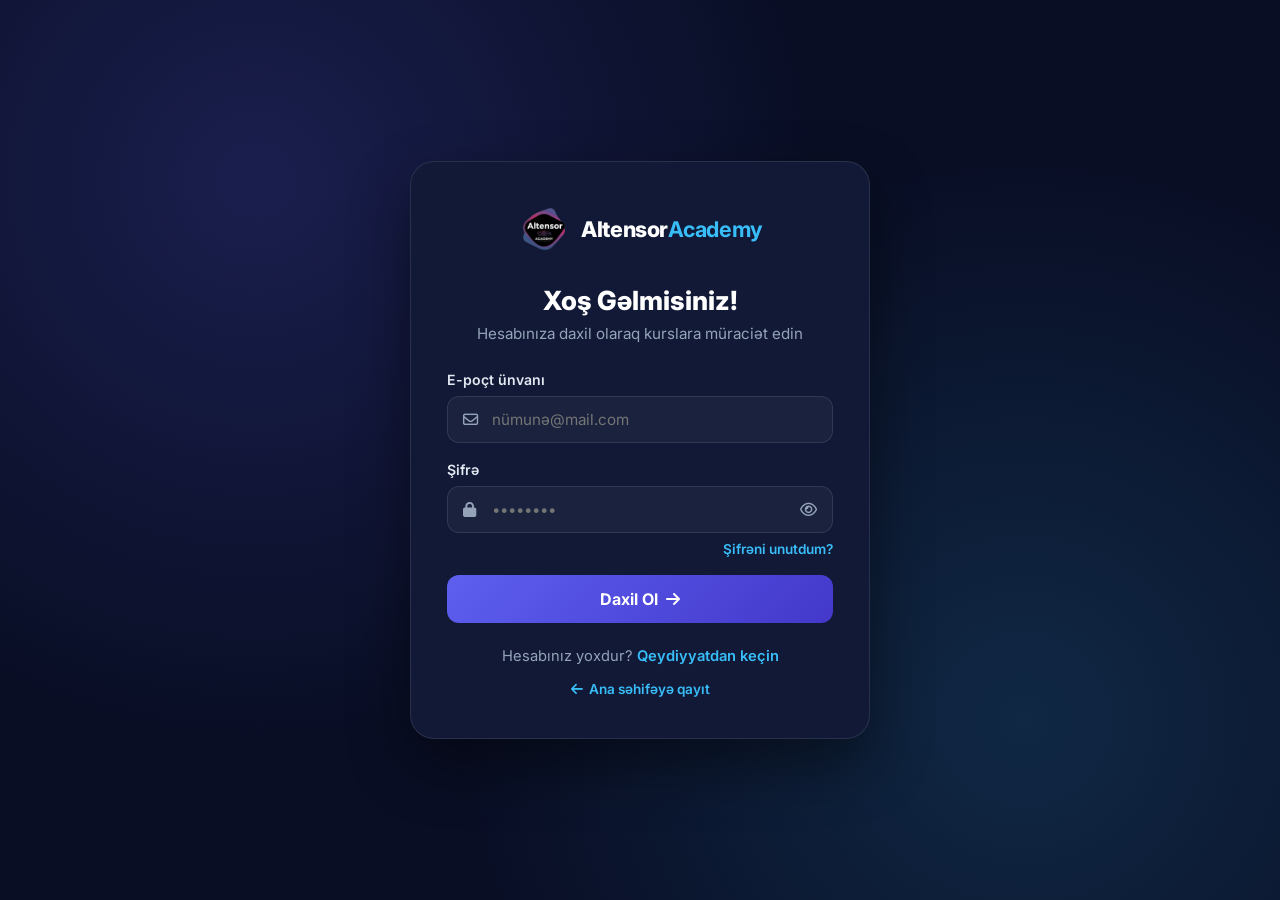
<file: admin.html>
<!DOCTYPE html>
<html lang="az">
<head>
    <meta charset="UTF-8">
    <meta name="viewport" content="width=device-width, initial-scale=1.0">
    <title>Admin Panel | Altensor Academy</title>
    <link rel="preconnect" href="https://fonts.googleapis.com">
    <link rel="preconnect" href="https://fonts.gstatic.com" crossorigin>
    <link href="https://fonts.googleapis.com/css2?family=Inter:wght@400;500;600;700;800&display=swap" rel="stylesheet">
    <link rel="stylesheet" href="https://cdnjs.cloudflare.com/ajax/libs/font-awesome/6.5.1/css/all.min.css">
    <style>
        :root {
            --bg-dark: #090E25;
            --sidebar-bg: #0D1433;
            --card-bg: #111936;
            --card-hover: #172145;
            --primary: #5D5FEF;
            --primary-hover: #4B4DDB;
            --accent: #38BDF8;
            --text-white: #FFFFFF;
            --text-muted: #94A3B8;
            --border-color: rgba(255, 255, 255, 0.09);
            --success: #10B981;
            --warning: #F59E0B;
            --danger: #EF4444;
        }

        * {
            margin: 0;
            padding: 0;
            box-sizing: border-box;
            font-family: 'Inter', sans-serif;
        }

        body {
            background: var(--bg-dark);
            color: var(--text-white);
            min-height: 100vh;
            display: flex;
        }

        /* Sidebar */
        .sidebar {
            width: 270px;
            background: var(--sidebar-bg);
            border-right: 1px solid var(--border-color);
            display: flex;
            flex-direction: column;
            padding: 24px 18px;
            position: fixed;
            top: 0;
            bottom: 0;
            left: 0;
            z-index: 100;
        }

        .sidebar-brand {
            display: flex;
            align-items: center;
            gap: 10px;
            text-decoration: none;
            color: var(--text-white);
            padding: 6px 10px 24px;
            border-bottom: 1px solid var(--border-color);
            margin-bottom: 20px;
        }

        .sidebar-brand img {
            height: 44px;
            width: auto;
            object-fit: contain;
        }

        .sidebar-brand span {
            font-size: 1.2rem;
            font-weight: 800;
        }

        .sidebar-brand span strong {
            color: var(--accent);
        }

        .nav-menu {
            list-style: none;
            display: flex;
            flex-direction: column;
            gap: 8px;
            flex: 1;
        }

        .nav-btn {
            width: 100%;
            display: flex;
            align-items: center;
            gap: 12px;
            padding: 13px 16px;
            border-radius: 12px;
            border: none;
            background: transparent;
            color: var(--text-muted);
            font-size: 0.94rem;
            font-weight: 600;
            cursor: pointer;
            text-align: left;
            transition: all 0.2s ease;
        }

        .nav-btn i {
            width: 20px;
            text-align: center;
            font-size: 1rem;
        }

        .nav-btn:hover {
            background: rgba(255, 255, 255, 0.05);
            color: var(--text-white);
        }

        .nav-btn.active {
            background: linear-gradient(135deg, var(--primary), #4338CA);
            color: var(--text-white);
            box-shadow: 0 8px 20px rgba(93, 95, 239, 0.35);
        }

        .sidebar-footer {
            border-top: 1px solid var(--border-color);
            padding-top: 16px;
            display: flex;
            flex-direction: column;
            gap: 8px;
        }

        .btn-logout {
            color: #FCA5A5 !important;
        }

        .btn-logout:hover {
            background: rgba(239, 68, 68, 0.15) !important;
        }

        /* Main Content */
        .main-content {
            flex: 1;
            margin-left: 270px;
            padding: 32px 36px;
        }

        .topbar {
            display: flex;
            align-items: center;
            justify-content: space-between;
            margin-bottom: 28px;
        }

        .topbar-title h1 {
            font-size: 1.65rem;
            font-weight: 800;
        }

        .topbar-title p {
            color: var(--text-muted);
            font-size: 0.9rem;
            margin-top: 4px;
        }

        .admin-profile {
            display: flex;
            align-items: center;
            gap: 12px;
            background: var(--card-bg);
            border: 1px solid var(--border-color);
            padding: 10px 18px;
            border-radius: 50px;
        }

        .admin-profile i {
            color: var(--accent);
        }

        /* 4 Dashboard Stat Boxes */
        .stats-grid {
            display: grid;
            grid-template-columns: repeat(4, 1fr);
            gap: 20px;
            margin-bottom: 32px;
        }

        .stat-card {
            background: var(--card-bg);
            border: 1px solid var(--border-color);
            border-radius: 18px;
            padding: 22px 24px;
            display: flex;
            align-items: center;
            justify-content: space-between;
            transition: transform 0.2s ease;
        }

        .stat-card:hover {
            transform: translateY(-3px);
            border-color: rgba(93, 95, 239, 0.4);
        }

        .stat-info span {
            display: block;
            color: var(--text-muted);
            font-size: 0.86rem;
            font-weight: 600;
            margin-bottom: 8px;
        }

        .stat-info h2 {
            font-size: 2rem;
            font-weight: 800;
        }

        .stat-icon {
            width: 52px;
            height: 52px;
            border-radius: 14px;
            display: flex;
            align-items: center;
            justify-content: center;
            font-size: 1.35rem;
        }

        .icon-indigo { background: rgba(93, 95, 239, 0.18); color: #818CF8; }
        .icon-yellow { background: rgba(245, 158, 11, 0.18); color: #FBBF24; }
        .icon-green  { background: rgba(16, 185, 129, 0.18); color: #34D399; }
        .icon-sky    { background: rgba(56, 189, 248, 0.18); color: #38BDF8; }

        /* Panels / Tabs */
        .tab-panel {
            display: none;
        }

        .tab-panel.active {
            display: block;
        }

        .panel-card {
            background: var(--card-bg);
            border: 1px solid var(--border-color);
            border-radius: 20px;
            padding: 26px;
        }

        .panel-header {
            display: flex;
            align-items: center;
            justify-content: space-between;
            gap: 16px;
            margin-bottom: 22px;
            flex-wrap: wrap;
        }

        .panel-header h3 {
            font-size: 1.25rem;
            font-weight: 700;
        }

        .panel-tools {
            display: flex;
            align-items: center;
            gap: 10px;
            flex-wrap: wrap;
        }

        .admin-search-wrap {
            position: relative;
            display: flex;
            align-items: center;
        }

        .admin-search-wrap i {
            position: absolute;
            left: 12px;
            color: var(--text-muted);
            font-size: 0.85rem;
            pointer-events: none;
        }

        .admin-search-input {
            background: rgba(15, 23, 42, 0.7);
            color: var(--text-white);
            border: 1px solid var(--border-color);
            border-radius: 10px;
            padding: 8px 12px 8px 34px;
            font-size: 0.88rem;
            font-family: inherit;
            min-width: 220px;
            outline: none;
            transition: border-color 0.2s;
        }

        .admin-search-input:focus {
            border-color: var(--primary);
        }

        .admin-search-input::placeholder {
            color: var(--text-muted);
        }

        .btn-primary {
            background: linear-gradient(135deg, var(--primary), #4338CA);
            color: var(--text-white);
            border: none;
            padding: 11px 20px;
            border-radius: 12px;
            font-size: 0.9rem;
            font-weight: 700;
            cursor: pointer;
            display: inline-flex;
            align-items: center;
            gap: 8px;
            transition: all 0.2s;
        }

        .btn-primary:hover {
            transform: translateY(-2px);
            box-shadow: 0 8px 20px rgba(93, 95, 239, 0.35);
        }

        /* Tables */
        .table-responsive {
            overflow-x: auto;
        }

        table {
            width: 100%;
            border-collapse: collapse;
        }

        th, td {
            padding: 14px 16px;
            text-align: left;
            border-bottom: 1px solid var(--border-color);
            font-size: 0.92rem;
        }

        th {
            color: var(--text-muted);
            font-weight: 700;
            font-size: 0.82rem;
            text-transform: uppercase;
            letter-spacing: 0.04em;
        }

        tbody tr:hover {
            background: rgba(255, 255, 255, 0.02);
        }

        /* Badges */
        .badge {
            display: inline-flex;
            align-items: center;
            gap: 6px;
            padding: 6px 12px;
            border-radius: 50px;
            font-size: 0.8rem;
            font-weight: 700;
        }

        .badge-pending {
            background: rgba(245, 158, 11, 0.16);
            color: #FBBF24;
            border: 1px solid rgba(245, 158, 11, 0.35);
        }

        .badge-approved {
            background: rgba(16, 185, 129, 0.16);
            color: #34D399;
            border: 1px solid rgba(16, 185, 129, 0.35);
        }

        .badge-cancelled {
            background: rgba(239, 68, 68, 0.16);
            color: #F87171;
            border: 1px solid rgba(239, 68, 68, 0.35);
        }

        /* Action controls */
        .status-select {
            background: #0D1433;
            color: var(--text-white);
            border: 1px solid var(--border-color);
            padding: 7px 10px;
            border-radius: 8px;
            font-size: 0.85rem;
            outline: none;
            cursor: pointer;
        }

        .btn-sm {
            padding: 7px 12px;
            border-radius: 8px;
            border: 1px solid var(--border-color);
            background: rgba(255, 255, 255, 0.05);
            color: var(--text-white);
            font-size: 0.82rem;
            font-weight: 600;
            cursor: pointer;
            transition: all 0.2s;
            margin-right: 4px;
        }

        .btn-sm:hover {
            background: rgba(255, 255, 255, 0.12);
        }

        .btn-danger {
            background: rgba(239, 68, 68, 0.15);
            border-color: rgba(239, 68, 68, 0.35);
            color: #FCA5A5;
        }

        .btn-danger:hover {
            background: rgba(239, 68, 68, 0.3);
        }

        .course-thumb {
            width: 52px;
            height: 38px;
            border-radius: 8px;
            object-fit: cover;
            border: 1px solid var(--border-color);
        }

        .teacher-thumb {
            width: 44px;
            height: 44px;
            border-radius: 50%;
            object-fit: cover;
            border: 2px solid var(--primary);
        }

        /* Modal */
        .modal-overlay {
            position: fixed;
            inset: 0;
            background: rgba(5, 8, 22, 0.78);
            backdrop-filter: blur(6px);
            display: none;
            align-items: center;
            justify-content: center;
            z-index: 999;
            padding: 20px;
        }

        .modal-overlay.open {
            display: flex;
        }

        .modal-box {
            width: 100%;
            max-width: 540px;
            background: var(--card-bg);
            border: 1px solid var(--border-color);
            border-radius: 20px;
            padding: 28px;
            max-height: 90vh;
            overflow-y: auto;
        }

        .modal-header {
            display: flex;
            align-items: center;
            justify-content: space-between;
            margin-bottom: 20px;
        }

        .modal-header h3 {
            font-size: 1.25rem;
            font-weight: 800;
        }

        .modal-close {
            background: none;
            border: none;
            color: var(--text-muted);
            font-size: 1.25rem;
            cursor: pointer;
        }

        .form-group {
            margin-bottom: 16px;
        }

        .form-group label {
            display: block;
            font-size: 0.86rem;
            font-weight: 600;
            color: #E2E8F0;
            margin-bottom: 7px;
        }

        .form-control {
            width: 100%;
            padding: 11px 14px;
            background: rgba(255, 255, 255, 0.04);
            border: 1px solid var(--border-color);
            border-radius: 10px;
            color: var(--text-white);
            font-size: 0.92rem;
            outline: none;
        }

        .form-control:focus {
            border-color: var(--primary);
        }

        textarea.form-control {
            min-height: 90px;
            resize: vertical;
        }

        select.form-control,
        select.status-select {
            color-scheme: dark;
        }

        select.form-control option,
        select.status-select option {
            background: #111936;
            color: #FFFFFF;
        }

        .toast {
            position: fixed;
            bottom: 24px;
            right: 24px;
            background: #1E293B;
            border-left: 4px solid var(--primary);
            color: #fff;
            padding: 14px 20px;
            border-radius: 12px;
            box-shadow: 0 15px 35px rgba(0,0,0,0.45);
            display: none;
            z-index: 2000;
            font-size: 0.92rem;
            font-weight: 600;
        }

        @media (max-width: 1100px) {
            .stats-grid {
                grid-template-columns: repeat(2, 1fr);
            }
        }

        @media (max-width: 768px) {
            .sidebar {
                position: static;
                width: 100%;
            }
            body {
                flex-direction: column;
            }
            .main-content {
                margin-left: 0;
                padding: 20px;
            }
            .stats-grid {
                grid-template-columns: 1fr;
            }
        }
    </style>
</head>
<body>

    <!-- Sidebar -->
    <aside class="sidebar">
        <a href="index.html" class="sidebar-brand">
            <img src="assets/images/logo.png" alt="Altensor Academy">
            <span>Altensor<strong>Admin</strong></span>
        </a>

        <ul class="nav-menu">
            <li>
                <button class="nav-btn active" onclick="switchTab('applications', this)">
                    <i class="fa-solid fa-envelope-open-text"></i>
                    <span>Gələn Müraciətlər</span>
                </button>
            </li>
            <li>
                <button class="nav-btn" onclick="switchTab('courses', this)">
                    <i class="fa-solid fa-graduation-cap"></i>
                    <span>Kursları İdarə Et</span>
                </button>
            </li>
            <li>
                <button class="nav-btn" onclick="switchTab('teachers', this)">
                    <i class="fa-solid fa-chalkboard-user"></i>
                    <span>Müəllimləri İdarə Et</span>
                </button>
            </li>
            <li>
                <button class="nav-btn" onclick="switchTab('specialties', this)">
                    <i class="fa-solid fa-tags"></i>
                    <span>İxtisas Sahələri</span>
                </button>
            </li>
            <li>
                <button class="nav-btn" onclick="switchTab('users', this)">
                    <i class="fa-solid fa-users"></i>
                    <span>İstifadəçilər</span>
                </button>
            </li>
            <li>
                <button class="nav-btn" onclick="switchTab('traffic', this)">
                    <i class="fa-solid fa-chart-line"></i>
                    <span>Trafik / Statistika</span>
                </button>
            </li>
        </ul>

        <div class="sidebar-footer">
            <a href="index.html" class="nav-btn" style="text-decoration:none;">
                <i class="fa-solid fa-globe"></i>
                <span>Sayta Bax</span>
            </a>
            <button class="nav-btn btn-logout" onclick="logoutUser()">
                <i class="fa-solid fa-right-from-bracket"></i>
                <span>Çıxış Et</span>
            </button>
        </div>
    </aside>

    <!-- Main Content -->
    <main class="main-content">
        <div class="topbar">
            <div class="topbar-title">
                <h1>İdarəetmə Paneli</h1>
                <p>Altensor Academy müraciətlər, kurslar, müəllimlər və istifadəçilər sistemi</p>
            </div>
            <div class="admin-profile">
                <i class="fa-solid fa-user-shield"></i>
                <span id="adminNameDisplay">Admin</span>
            </div>
        </div>

        <!-- 4 Real Stat Boxes -->
        <div class="stats-grid">
            <div class="stat-card">
                <div class="stat-info">
                    <span>Cəmi Müraciət Sayı</span>
                    <h2 id="statTotalApps">0</h2>
                </div>
                <div class="stat-icon icon-indigo">
                    <i class="fa-solid fa-file-signature"></i>
                </div>
            </div>

            <div class="stat-card">
                <div class="stat-info">
                    <span>Yeni (Gözləmədə) Müraciətlər</span>
                    <h2 id="statPendingApps">0</h2>
                </div>
                <div class="stat-icon icon-yellow">
                    <i class="fa-solid fa-clock"></i>
                </div>
            </div>

            <div class="stat-card">
                <div class="stat-info">
                    <span>Qeydiyyatlı İstifadəçilər</span>
                    <h2 id="statTotalUsers">0</h2>
                </div>
                <div class="stat-icon icon-green">
                    <i class="fa-solid fa-user-check"></i>
                </div>
            </div>

            <div class="stat-card">
                <div class="stat-info">
                    <span>Aktiv Kurslar</span>
                    <h2 id="statActiveCourses">0</h2>
                </div>
                <div class="stat-icon icon-sky">
                    <i class="fa-solid fa-book-open"></i>
                </div>
            </div>
        </div>

        <!-- 1. TAB: Dərslərə Gələn Müraciətlər -->
        <section id="tab-applications" class="tab-panel active">
            <div class="panel-card">
                <div class="panel-header">
                    <h3>Dərslərə Gələn Müraciətlər</h3>
                    <div class="panel-tools">
                        <div class="admin-search-wrap">
                            <i class="fa-solid fa-magnifying-glass"></i>
                            <input type="text" id="searchAppInput" class="admin-search-input" placeholder="Ad, telefon, kurs axtar..." oninput="renderFilteredApplications()">
                        </div>
                        <select id="filterAppStatus" class="status-select" onchange="loadApplications()">
                            <option value="">Bütün Statuslar</option>
                            <option value="0">🟡 Gözləmədədir</option>
                            <option value="1">🟢 Təsdiqləndi / Qrupa yazıldı</option>
                            <option value="2">🔴 Ləğv edildi</option>
                        </select>
                    </div>
                </div>

                <div class="table-responsive">
                    <table>
                        <thead>
                            <tr>
                                <th>Müraciət Edən</th>
                                <th>Telefon</th>
                                <th>E-poçt</th>
                                <th>Seçdiyi Kurs</th>
                                <th>Tarix</th>
                                <th>Status</th>
                                <th>İdarə Et</th>
                            </tr>
                        </thead>
                        <tbody id="applicationsTableBody">
                            <tr><td colspan="7">Yüklənir...</td></tr>
                        </tbody>
                    </table>
                </div>
            </div>
        </section>

        <!-- 2. TAB: Kursları İdarə Etmək -->
        <section id="tab-courses" class="tab-panel">
            <div class="panel-card">
                <div class="panel-header">
                    <h3>Kursları İdarə Etmək</h3>
                    <button class="btn-primary" onclick="openCourseModal()">
                        <i class="fa-solid fa-plus"></i> Yeni Kurs Əlavə Et
                    </button>
                </div>

                <div class="table-responsive">
                    <table>
                        <thead>
                            <tr>
                                <th>Şəkil</th>
                                <th>Kursun Adı</th>
                                <th>Kateqoriya</th>
                                <th>Dərs Günləri</th>
                                <th>Status</th>
                                <th>Əməliyyatlar</th>
                            </tr>
                        </thead>
                        <tbody id="coursesTableBody">
                            <tr><td colspan="6">Yüklənir...</td></tr>
                        </tbody>
                    </table>
                </div>
            </div>
        </section>

        <!-- 3. TAB: Müəllimləri İdarə Etmək -->
        <section id="tab-teachers" class="tab-panel">
            <div class="panel-card">
                <div class="panel-header">
                    <h3>Müəllimləri İdarə Etmək</h3>
                    <button class="btn-primary" onclick="openTeacherModal()">
                        <i class="fa-solid fa-user-plus"></i> Yeni Müəllim Əlavə Et
                    </button>
                </div>

                <div class="table-responsive">
                    <table>
                        <thead>
                            <tr>
                                <th>Şəkil</th>
                                <th>Ad və Soyad</th>
                                <th>İxtisas Sahəsi</th>
                                <th>Haqqında</th>
                                <th>Əlavə Edilib</th>
                                <th>Əməliyyat</th>
                            </tr>
                        </thead>
                        <tbody id="teachersTableBody">
                            <tr><td colspan="6">Yüklənir...</td></tr>
                        </tbody>
                    </table>
                </div>
            </div>
        </section>

        <!-- 3.5 TAB: İxtisas Sahələri (Parametrik) -->
        <section id="tab-specialties" class="tab-panel">
            <div class="panel-card">
                <div class="panel-header">
                    <h3>İxtisas Sahələri</h3>
                </div>

                <form id="specialtyForm" style="display:flex; gap:12px; flex-wrap:wrap; margin-bottom:20px;">
                    <input type="text" id="newSpecialtyName" class="form-control" style="flex:1; min-width:240px;" placeholder="Yeni ixtisas sahəsi (Məs: Data Science)" required>
                    <button type="submit" class="btn-primary">
                        <i class="fa-solid fa-plus"></i> Əlavə Et
                    </button>
                </form>

                <div class="table-responsive">
                    <table>
                        <thead>
                            <tr>
                                <th>#</th>
                                <th>İxtisas Sahəsi</th>
                                <th>Əlavə Edilib</th>
                                <th>Əməliyyat</th>
                            </tr>
                        </thead>
                        <tbody id="specialtiesTableBody">
                            <tr><td colspan="4">Yüklənir...</td></tr>
                        </tbody>
                    </table>
                </div>
            </div>
        </section>

        <!-- 4. TAB: Qeydiyyatdan Keçən İstifadəçilər -->
        <section id="tab-users" class="tab-panel">
            <div class="panel-card">
                <div class="panel-header">
                    <h3>Qeydiyyatdan Keçən İstifadəçilər</h3>
                </div>

                <div class="table-responsive">
                    <table>
                        <thead>
                            <tr>
                                <th>Ad</th>
                                <th>Soyad</th>
                                <th>E-poçt</th>
                                <th>Telefon</th>
                                <th>Qeydiyyat Tarixi</th>
                                <th>Əməliyyat</th>
                            </tr>
                        </thead>
                        <tbody id="usersTableBody">
                            <tr><td colspan="6">Yüklənir...</td></tr>
                        </tbody>
                    </table>
                </div>
            </div>
        </section>

        <!-- 5. TAB: Sayt Trafiki və Statistika -->
        <section id="tab-traffic" class="tab-panel">
            <div class="stats-grid" style="margin-bottom:22px;">
                <div class="stat-card">
                    <div class="stat-info">
                        <h4>Bu Gün</h4>
                        <div class="stat-val" id="trafTodayViews">0</div>
                        <small id="trafTodayVisitors" style="color:var(--text-muted);font-size:0.78rem;">0 unikal ziyarətçi</small>
                    </div>
                    <div class="stat-icon icon-purple"><i class="fa-solid fa-eye"></i></div>
                </div>
                <div class="stat-card">
                    <div class="stat-info">
                        <h4>Son 7 Gün</h4>
                        <div class="stat-val" id="trafWeekViews">0</div>
                        <small id="trafWeekVisitors" style="color:var(--text-muted);font-size:0.78rem;">0 unikal ziyarətçi</small>
                    </div>
                    <div class="stat-icon icon-orange"><i class="fa-solid fa-calendar-week"></i></div>
                </div>
                <div class="stat-card">
                    <div class="stat-info">
                        <h4>Son 30 Gün</h4>
                        <div class="stat-val" id="trafMonthViews">0</div>
                        <small id="trafMonthVisitors" style="color:var(--text-muted);font-size:0.78rem;">0 unikal ziyarətçi</small>
                    </div>
                    <div class="stat-icon icon-blue"><i class="fa-solid fa-calendar-days"></i></div>
                </div>
                <div class="stat-card">
                    <div class="stat-info">
                        <h4>Ümumi Baxış</h4>
                        <div class="stat-val" id="trafTotalViews">0</div>
                        <small id="trafTotalVisitors" style="color:var(--text-muted);font-size:0.78rem;">0 unikal ziyarətçi</small>
                    </div>
                    <div class="stat-icon icon-green"><i class="fa-solid fa-chart-simple"></i></div>
                </div>
            </div>

            <div class="panel-card" style="margin-bottom:22px;">
                <div class="panel-header">
                    <h3>Son 14 Günün Trafiki</h3>
                    <button class="btn-add" onclick="loadTrafficStats()" style="padding:8px 14px;font-size:0.84rem;">
                        <i class="fa-solid fa-rotate-right"></i> Yenilə
                    </button>
                </div>
                <div id="trafficDailyChart" style="display:flex;align-items:flex-end;gap:8px;height:170px;padding:16px 8px 4px;border-bottom:1px solid var(--border);">
                    <span style="color:var(--text-muted);font-size:0.9rem;">Yüklənir...</span>
                </div>
            </div>

            <div style="display:grid;grid-template-columns:repeat(auto-fit,minmax(320px,1fr));gap:20px;margin-bottom:22px;">
                <div class="panel-card">
                    <div class="panel-header"><h3>Ən Çox Baxılan Səhifələr</h3></div>
                    <div class="table-responsive">
                        <table>
                            <thead><tr><th>Səhifə</th><th>Baxış</th><th>Ziyarətçi</th></tr></thead>
                            <tbody id="trafTopPagesBody"><tr><td colspan="3">Yüklənir...</td></tr></tbody>
                        </table>
                    </div>
                </div>
                <div class="panel-card">
                    <div class="panel-header"><h3>Ən Çox Baxılan Kurslar</h3></div>
                    <div class="table-responsive">
                        <table>
                            <thead><tr><th>Kurs</th><th>Baxış</th><th>Ziyarətçi</th></tr></thead>
                            <tbody id="trafTopCoursesBody"><tr><td colspan="3">Yüklənir...</td></tr></tbody>
                        </table>
                    </div>
                </div>
            </div>

            <div class="panel-card">
                <div class="panel-header"><h3>Son Girişlər (Son 20)</h3></div>
                <div class="table-responsive">
                    <table>
                        <thead><tr><th>Tarix / Saat</th><th>Səhifə</th><th>Haradan Gəlib</th></tr></thead>
                        <tbody id="trafRecentBody"><tr><td colspan="3">Yüklənir...</td></tr></tbody>
                    </table>
                </div>
            </div>
        </section>
    </main>

    <!-- COURSE MODAL (Add / Edit) -->
    <div id="courseModal" class="modal-overlay">
        <div class="modal-box">
            <div class="modal-header">
                <h3 id="courseModalTitle">Yeni Kurs Əlavə Et</h3>
                <button class="modal-close" onclick="closeCourseModal()"><i class="fa-solid fa-xmark"></i></button>
            </div>
            <form id="courseForm">
                <input type="hidden" id="courseId">
                <div class="form-group">
                    <label>Kursun Adı</label>
                    <input type="text" id="courseName" class="form-control" placeholder="Məs: Full-stack Proqramlaşdırma" required>
                </div>
                <div class="form-group">
                    <label>Kateqoriyası</label>
                    <input type="text" id="courseCategory" class="form-control" placeholder="Məs: Proqramlaşdırma" required>
                </div>
                <div class="form-group">
                    <label>Dərs Günləri</label>
                    <input type="text" id="courseLessonDays" class="form-control" placeholder="Məs: B.ertəsi - Cümə / Şənbə" required>
                </div>
                <div class="form-group">
                    <label>Açıqlaması</label>
                    <textarea id="courseDescription" class="form-control" placeholder="Kurs haqqında ətraflı məlumat..." required></textarea>
                </div>
                <div class="form-group">
                    <label>Dərs Mövzuları / Modullar (Hər sətirdə 1 mövzu)</label>
                    <textarea id="courseModules" class="form-control" rows="4" placeholder="Məs:&#10;HTML5 &amp; CSS3&#10;JavaScript (ES6+)&#10;C# &amp; ASP.NET Core Web API"></textarea>
                </div>
                <div class="form-group">
                    <label>Şəkil Yüklə (və ya aşağıda link yaz)</label>
                    <input type="file" id="courseImageFile" class="form-control" accept=".jpg,.jpeg,.png,.webp">
                </div>
                <div class="form-group">
                    <label>Şəkil Linki (İstəyə bağlı)</label>
                    <input type="text" id="courseImageUrl" class="form-control" placeholder="https://...">
                </div>
                <div class="form-group">
                    <label>Status</label>
                    <select id="courseStatus" class="form-control" style="background:#0D1433;">
                        <option value="0">🟢 Qeydiyyat Açıqdır</option>
                        <option value="1">🔴 Qrup Dolub</option>
                    </select>
                </div>
                <button type="submit" class="btn-primary" style="width:100%; justify-content:center; margin-top:8px;">
                    <i class="fa-solid fa-floppy-disk"></i> Yadda Saxla
                </button>
            </form>
        </div>
    </div>

    <!-- TEACHER MODAL (Add) -->
    <div id="teacherModal" class="modal-overlay">
        <div class="modal-box">
            <div class="modal-header">
                <h3>Yeni Müəllim Əlavə Et</h3>
                <button class="modal-close" onclick="closeTeacherModal()"><i class="fa-solid fa-xmark"></i></button>
            </div>
            <form id="teacherForm">
                <div class="form-group">
                    <label>Ad və Soyad</label>
                    <input type="text" id="teacherFullName" class="form-control" placeholder="Məs: Elvin Müzəffərli" required>
                </div>
                <div class="form-group">
                    <label>İxtisas Sahəsi</label>
                    <select id="teacherSpecialty" class="form-control" required>
                        <option value="">İxtisas sahəsi seçin...</option>
                    </select>
                </div>
                <div class="form-group">
                    <label>Haqqında Qısa Məlumat</label>
                    <textarea id="teacherBio" class="form-control" placeholder="Müəllimin təcrübəsi və tədris sahəsi haqqında..."></textarea>
                </div>
                <div class="form-group">
                    <label>Şəkil Yüklə</label>
                    <input type="file" id="teacherImageFile" class="form-control" accept=".jpg,.jpeg,.png,.webp">
                </div>
                <div class="form-group">
                    <label>Şəkil Linki (İstəyə bağlı)</label>
                    <input type="text" id="teacherImageUrl" class="form-control" placeholder="https://...">
                </div>
                <button type="submit" class="btn-primary" style="width:100%; justify-content:center; margin-top:8px;">
                    <i class="fa-solid fa-check"></i> Müəllimi Əlavə Et
                </button>
            </form>
        </div>
    </div>

    <div id="toast" class="toast"></div>

    <script src="js/config.js?v=2"></script>
    <script>
        const token = getToken();
        const currentUser = getCurrentUser();

        if (!token || !currentUser || currentUser.role !== "Admin") {
            window.location.href = "login.html";
        } else {
            document.getElementById("adminNameDisplay").textContent = currentUser.email || "Admin";
        }

        function authHeaders() {
            return { "Authorization": `Bearer ${getToken()}` };
        }

        function showToast(msg) {
            const t = document.getElementById("toast");
            t.textContent = msg;
            t.style.display = "block";
            setTimeout(() => { t.style.display = "none"; }, 3200);
        }

        function switchTab(tabName, btn) {
            document.querySelectorAll(".tab-panel").forEach(p => p.classList.remove("active"));
            document.querySelectorAll(".nav-btn").forEach(b => b.classList.remove("active"));
            document.getElementById(`tab-${tabName}`).classList.add("active");
            btn.classList.add("active");
        }

        function formatDate(isoStr) {
            if (!isoStr) return "-";
            const d = new Date(isoStr);
            return d.toLocaleDateString("az-AZ") + " " + d.toLocaleTimeString("az-AZ", { hour: "2-digit", minute: "2-digit" });
        }

        // 1. Load Dashboard Stats
        async function loadDashboardStats() {
            try {
                const res = await fetch(`${API_BASE_URL}/admin/dashboard`, { headers: authHeaders() });
                if (!res.ok) return;
                const s = await res.json();
                document.getElementById("statTotalApps").textContent = s.totalApplicationsCount;
                document.getElementById("statPendingApps").textContent = s.pendingApplicationsCount;
                document.getElementById("statTotalUsers").textContent = s.registeredUsersCount;
                document.getElementById("statActiveCourses").textContent = s.activeCoursesCount;
            } catch (e) {
                console.error(e);
            }
        }

        // 2. Load & Manage Applications
        let allApplicationsCache = [];

        async function loadApplications() {
            const statusFilter = document.getElementById("filterAppStatus").value;
            const query = statusFilter !== "" ? `?status=${statusFilter}` : "";
            const tbody = document.getElementById("applicationsTableBody");

            try {
                const res = await fetch(`${API_BASE_URL}/admin/applications${query}`, { headers: authHeaders() });
                const list = await res.json();
                allApplicationsCache = Array.isArray(list) ? list : [];
                renderFilteredApplications();
            } catch (e) {
                tbody.innerHTML = `<tr><td colspan="7">Xəta baş verdi.</td></tr>`;
            }
        }

        function getFilteredApplications() {
            const q = (document.getElementById("searchAppInput")?.value || "").trim().toLowerCase();
            if (!q) return allApplicationsCache;
            return allApplicationsCache.filter(app =>
                `${app.fullName || ""} ${app.phoneNumber || ""} ${app.email || ""} ${app.courseName || ""}`
                    .toLowerCase()
                    .includes(q)
            );
        }

        function renderFilteredApplications() {
            const tbody = document.getElementById("applicationsTableBody");
            const list = getFilteredApplications();

            if (!list.length) {
                tbody.innerHTML = `<tr><td colspan="7" style="text-align:center; color:#94A3B8;">Axtarışa və ya filtrə uyğun müraciət tapılmadı.</td></tr>`;
                return;
            }

            tbody.innerHTML = list.map(app => {
                const badgeClass = app.status === 0 ? "badge-pending" : (app.status === 1 ? "badge-approved" : "badge-cancelled");
                const badgeIcon = app.status === 0 ? "🟡 Gözləmədədir" : (app.status === 1 ? "🟢 Təsdiqləndi" : "🔴 Ləğv edildi");

                return `
                    <tr>
                        <td><strong>${escapeHtml(app.fullName)}</strong></td>
                        <td>${escapeHtml(app.phoneNumber)}</td>
                        <td>${escapeHtml(app.email)}</td>
                        <td>${escapeHtml(app.courseName)}</td>
                        <td>${formatDate(app.createdAt)}</td>
                        <td><span class="badge ${badgeClass}">${badgeIcon}</span></td>
                        <td>
                            <select class="status-select" onchange="changeAppStatus(${Number(app.id)}, this.value)">
                                <option value="0" ${app.status === 0 ? "selected" : ""}>🟡 Gözləmədədir</option>
                                <option value="1" ${app.status === 1 ? "selected" : ""}>🟢 Təsdiqləndi / Qrupa yazıldı</option>
                                <option value="2" ${app.status === 2 ? "selected" : ""}>🔴 Ləğv edildi</option>
                            </select>
                            <button class="btn-sm btn-danger" onclick="deleteApplication(${Number(app.id)})" title="Sil">
                                <i class="fa-solid fa-trash"></i>
                            </button>
                        </td>
                    </tr>
                `;
            }).join("");
        }

        async function changeAppStatus(id, newStatus) {
            const res = await fetch(`${API_BASE_URL}/admin/applications/${id}/status?newStatus=${newStatus}`, {
                method: "PUT",
                headers: authHeaders()
            });
            const data = await res.json();
            showToast(data.message || "Status yeniləndi");
            loadApplications();
            loadDashboardStats();
        }

        async function deleteApplication(id) {
            if (!confirm("Bu müraciəti silmək istədiyinizə əminsiniz?")) return;
            const res = await fetch(`${API_BASE_URL}/admin/applications/${id}`, {
                method: "DELETE",
                headers: authHeaders()
            });
            const data = await res.json();
            showToast(data.message || "Müraciət silindi");
            loadApplications();
            loadDashboardStats();
        }

        // 3. Load & Manage Courses
        let allCoursesCache = [];

        async function loadCourses() {
            const tbody = document.getElementById("coursesTableBody");
            try {
                const res = await fetch(`${API_BASE_URL}/admin/courses`, { headers: authHeaders() });
                allCoursesCache = await res.json();

                if (!allCoursesCache.length) {
                    tbody.innerHTML = `<tr><td colspan="6" style="text-align:center; color:#94A3B8;">Heç bir kurs tapılmadı.</td></tr>`;
                    return;
                }

                tbody.innerHTML = allCoursesCache.map(c => {
                    const img = resolveImageUrl(c.imagePath, "https://images.unsplash.com/photo-1555066931-4365d14bab8c?auto=format&fit=crop&w=400&q=80");
                    const isOpen = c.status === 0;
                    const badge = isOpen
                        ? `<span class="badge badge-approved">🟢 Qeydiyyat Açıqdır</span>`
                        : `<span class="badge badge-cancelled">🔴 Qrup Dolub</span>`;

                    return `
                        <tr>
                            <td><img src="${img}" class="course-thumb" alt="${escapeHtml(c.name)}"></td>
                            <td><strong>${escapeHtml(c.name)}</strong></td>
                            <td>${escapeHtml(c.category)}</td>
                            <td>${escapeHtml(c.lessonDays)}</td>
                            <td>${badge}</td>
                            <td>
                                <button class="btn-sm" onclick="toggleCourseStatus(${Number(c.id)})" title="Statusu Dəyiş">
                                    <i class="fa-solid fa-repeat"></i> ${isOpen ? "Qrup Dolub Et" : "Qeydiyyatı Aç"}
                                </button>
                                <button class="btn-sm" onclick="editCourse(${Number(c.id)})" title="Dəyiş">
                                    <i class="fa-solid fa-pen"></i>
                                </button>
                                <button class="btn-sm btn-danger" onclick="deleteCourse(${Number(c.id)})" title="Sil">
                                    <i class="fa-solid fa-trash"></i>
                                </button>
                            </td>
                        </tr>
                    `;
                }).join("");
            } catch (e) {
                tbody.innerHTML = `<tr><td colspan="6">Kurslar yüklənərkən xəta baş verdi.</td></tr>`;
            }
        }

        function openCourseModal(course = null) {
            document.getElementById("courseForm").reset();
            if (course) {
                document.getElementById("courseModalTitle").textContent = "Kursu Redaktə Et";
                document.getElementById("courseId").value = course.id;
                document.getElementById("courseName").value = course.name;
                document.getElementById("courseCategory").value = course.category;
                document.getElementById("courseLessonDays").value = course.lessonDays;
                document.getElementById("courseDescription").value = course.description;
                document.getElementById("courseModules").value = course.modules || "";
                document.getElementById("courseImageUrl").value = course.imagePath || "";
                document.getElementById("courseStatus").value = course.status;
            } else {
                document.getElementById("courseModalTitle").textContent = "Yeni Kurs Əlavə Et";
                document.getElementById("courseId").value = "";
            }
            document.getElementById("courseModal").classList.add("open");
        }

        function closeCourseModal() {
            document.getElementById("courseModal").classList.remove("open");
        }

        function editCourse(id) {
            const c = allCoursesCache.find(x => x.id === id);
            if (c) openCourseModal(c);
        }

        document.getElementById("courseForm").addEventListener("submit", async (e) => {
            e.preventDefault();
            const id = document.getElementById("courseId").value;
            const formData = new FormData();
            formData.append("Name", document.getElementById("courseName").value.trim());
            formData.append("Category", document.getElementById("courseCategory").value.trim());
            formData.append("LessonDays", document.getElementById("courseLessonDays").value.trim());
            formData.append("Description", document.getElementById("courseDescription").value.trim());
            formData.append("Modules", document.getElementById("courseModules").value.trim());
            formData.append("Status", document.getElementById("courseStatus").value);

            const imageUrl = document.getElementById("courseImageUrl").value.trim();
            if (imageUrl) formData.append("ImageUrl", imageUrl);

            const fileInput = document.getElementById("courseImageFile");
            if (fileInput.files.length > 0) {
                formData.append("ImageFile", fileInput.files[0]);
            }

            const url = id ? `${API_BASE_URL}/admin/courses/${id}` : `${API_BASE_URL}/admin/courses`;
            const method = id ? "PUT" : "POST";

            const res = await fetch(url, {
                method,
                headers: authHeaders(),
                body: formData
            });

            const data = await res.json();
            showToast(data.message || "Əməliyyat tamamlandı");
            closeCourseModal();
            loadCourses();
            loadDashboardStats();
        });

        async function toggleCourseStatus(id) {
            const res = await fetch(`${API_BASE_URL}/admin/courses/${id}/toggle-status`, {
                method: "PATCH",
                headers: authHeaders()
            });
            const data = await res.json();
            showToast(data.message);
            loadCourses();
            loadDashboardStats();
        }

        async function deleteCourse(id) {
            if (!confirm("Bu kursu silmək istədiyinizə əminsiniz?")) return;
            const res = await fetch(`${API_BASE_URL}/admin/courses/${id}`, {
                method: "DELETE",
                headers: authHeaders()
            });
            const data = await res.json();
            showToast(data.message);
            loadCourses();
            loadDashboardStats();
        }

        // 4. Load & Manage Teachers
        async function loadTeachers() {
            const tbody = document.getElementById("teachersTableBody");
            try {
                const res = await fetch(`${API_BASE_URL}/admin/teachers`, { headers: authHeaders() });
                const list = await res.json();

                if (!list.length) {
                    tbody.innerHTML = `<tr><td colspan="6" style="text-align:center; color:#94A3B8;">Hələ müəllim əlavə edilməyib. "Yeni Müəllim Əlavə Et" düyməsi ilə əlavə edə bilərsiniz.</td></tr>`;
                    return;
                }

                tbody.innerHTML = list.map(t => {
                    const img = resolveImageUrl(t.imagePath, "https://images.unsplash.com/photo-1534528741775-53994a69daeb?auto=format&fit=crop&w=300&q=80");
                    return `
                        <tr>
                            <td><img src="${img}" class="teacher-thumb" alt="${escapeHtml(t.fullName)}"></td>
                            <td><strong>${escapeHtml(t.fullName)}</strong></td>
                            <td>${escapeHtml(t.specialty)}</td>
                            <td>${escapeHtml(t.bio || "-")}</td>
                            <td>${formatDate(t.createdAt)}</td>
                            <td>
                                <button class="btn-sm btn-danger" onclick="deleteTeacher(${Number(t.id)})">
                                    <i class="fa-solid fa-trash"></i> Sil
                                </button>
                            </td>
                        </tr>
                    `;
                }).join("");
            } catch (e) {
                tbody.innerHTML = `<tr><td colspan="6">Müəllimlər yüklənərkən xəta baş verdi.</td></tr>`;
            }
        }

        async function openTeacherModal() {
            document.getElementById("teacherForm").reset();
            await loadSpecialties();
            document.getElementById("teacherModal").classList.add("open");
        }

        function closeTeacherModal() {
            document.getElementById("teacherModal").classList.remove("open");
        }

        document.getElementById("teacherForm").addEventListener("submit", async (e) => {
            e.preventDefault();
            const formData = new FormData();
            formData.append("FullName", document.getElementById("teacherFullName").value.trim());
            formData.append("Specialty", document.getElementById("teacherSpecialty").value.trim());
            formData.append("Bio", document.getElementById("teacherBio").value.trim());

            const imageUrl = document.getElementById("teacherImageUrl").value.trim();
            if (imageUrl) formData.append("ImageUrl", imageUrl);

            const fileInput = document.getElementById("teacherImageFile");
            if (fileInput.files.length > 0) {
                formData.append("ImageFile", fileInput.files[0]);
            }

            const res = await fetch(`${API_BASE_URL}/admin/teachers`, {
                method: "POST",
                headers: authHeaders(),
                body: formData
            });

            const data = await res.json();
            showToast(data.message || "Müəllim əlavə edildi");
            closeTeacherModal();
            loadTeachers();
        });

        async function deleteTeacher(id) {
            if (!confirm("Bu müəllimi siyahıdan silmək istədiyinizə əminsiniz?")) return;
            const res = await fetch(`${API_BASE_URL}/admin/teachers/${id}`, {
                method: "DELETE",
                headers: authHeaders()
            });
            const data = await res.json();
            showToast(data.message);
            loadTeachers();
        }

        // 5. Load & Manage Registered Users
        async function loadUsers() {
            const tbody = document.getElementById("usersTableBody");
            try {
                const res = await fetch(`${API_BASE_URL}/admin/users`, { headers: authHeaders() });
                const list = await res.json();

                if (!list.length) {
                    tbody.innerHTML = `<tr><td colspan="6" style="text-align:center; color:#94A3B8;">Qeydiyyatdan keçən istifadəçi yoxdur.</td></tr>`;
                    return;
                }

                tbody.innerHTML = list.map(u => `
                    <tr>
                        <td><strong>${escapeHtml(u.firstName)}</strong></td>
                        <td><strong>${escapeHtml(u.lastName)}</strong></td>
                        <td>${escapeHtml(u.email)}</td>
                        <td>${escapeHtml(u.phoneNumber || "-")}</td>
                        <td>${formatDate(u.createdAt)}</td>
                        <td>
                            <button class="btn-sm btn-danger" onclick="deleteUser('${escapeHtml(u.id)}')">
                                <i class="fa-solid fa-user-xmark"></i> Sil
                            </button>
                        </td>
                    </tr>
                `).join("");
            } catch (e) {
                tbody.innerHTML = `<tr><td colspan="6">İstifadəçilər yüklənərkən xəta baş verdi.</td></tr>`;
            }
        }

        async function deleteUser(id) {
            if (!confirm("Bu istifadəçini silmək istədiyinizə əminsiniz? (Onun kurs müraciətləri silinməyəcək).")) return;
            const res = await fetch(`${API_BASE_URL}/admin/users/${id}`, {
                method: "DELETE",
                headers: authHeaders()
            });
            const data = await res.json();
            showToast(data.message);
            loadUsers();
            loadDashboardStats();
        }

        // 4.5 Load & Manage Specialties (Parametric)
        async function loadSpecialties() {
            const tbody = document.getElementById("specialtiesTableBody");
            const select = document.getElementById("teacherSpecialty");
            try {
                const res = await fetch(`${API_BASE_URL}/admin/specialties`, { headers: authHeaders() });
                const list = await res.json();

                if (select) {
                    const currentVal = select.value;
                    select.innerHTML = `<option value="">İxtisas sahəsi seçin...</option>` +
                        list.map(s => `<option value="${escapeHtml(s.name)}">${escapeHtml(s.name)}</option>`).join("");
                    if (currentVal && list.some(s => s.name === currentVal)) {
                        select.value = currentVal;
                    }
                }

                if (!tbody) return;
                if (!list.length) {
                    tbody.innerHTML = `<tr><td colspan="4" style="text-align:center; color:#94A3B8;">Hələ ixtisas sahəsi əlavə edilməyib.</td></tr>`;
                    return;
                }

                tbody.innerHTML = list.map((s, idx) => `
                    <tr>
                        <td>${idx + 1}</td>
                        <td><strong>${escapeHtml(s.name)}</strong></td>
                        <td>${formatDate(s.createdAt)}</td>
                        <td>
                            <button class="btn-sm btn-danger" onclick="deleteSpecialty(${Number(s.id)})">
                                <i class="fa-solid fa-trash"></i> Sil
                            </button>
                        </td>
                    </tr>
                `).join("");
            } catch (e) {
                if (tbody) tbody.innerHTML = `<tr><td colspan="4">İxtisas sahələri yüklənərkən xəta baş verdi.</td></tr>`;
            }
        }

        document.getElementById("specialtyForm").addEventListener("submit", async (e) => {
            e.preventDefault();
            const input = document.getElementById("newSpecialtyName");
            const name = input.value.trim();
            if (!name) return;

            const res = await fetch(`${API_BASE_URL}/admin/specialties`, {
                method: "POST",
                headers: {
                    ...authHeaders(),
                    "Content-Type": "application/json"
                },
                body: JSON.stringify({ name })
            });

            const data = await res.json();
            showToast(data.message || "Əməliyyat tamamlandı");
            if (res.ok && data.succeeded) {
                input.value = "";
                loadSpecialties();
            }
        });

        async function deleteSpecialty(id) {
            if (!confirm("Bu ixtisas sahəsini silmək istədiyinizə əminsiniz?")) return;
            const res = await fetch(`${API_BASE_URL}/admin/specialties/${id}`, {
                method: "DELETE",
                headers: authHeaders()
            });
            const data = await res.json();
            showToast(data.message || "İxtisas sahəsi silindi");
            loadSpecialties();
        }

        // Initial Load
        localStorage.setItem("altensor_ignore_analytics", "1");
        loadDashboardStats();
        loadApplications();
        loadCourses();
        loadTeachers();
        loadSpecialties();
        loadUsers();
        loadTrafficStats();

        function escapeHtml(str) {
            return String(str ?? "")
                .replace(/&/g, "&amp;")
                .replace(/</g, "&lt;")
                .replace(/>/g, "&gt;")
                .replace(/"/g, "&quot;")
                .replace(/'/g, "&#39;");
        }

        async function loadTrafficStats() {
            try {
                const res = await fetch(`${API_BASE_URL}/admin/traffic`, { headers: authHeaders() });
                if (!res.ok) return;
                const d = await res.json();

                document.getElementById("trafTodayViews").textContent = d.todayViews ?? 0;
                document.getElementById("trafTodayVisitors").textContent = `${d.todayVisitors ?? 0} unikal ziyarətçi`;
                document.getElementById("trafWeekViews").textContent = d.weekViews ?? 0;
                document.getElementById("trafWeekVisitors").textContent = `${d.weekVisitors ?? 0} unikal ziyarətçi`;
                document.getElementById("trafMonthViews").textContent = d.monthViews ?? 0;
                document.getElementById("trafMonthVisitors").textContent = `${d.monthVisitors ?? 0} unikal ziyarətçi`;
                document.getElementById("trafTotalViews").textContent = d.totalViews ?? 0;
                document.getElementById("trafTotalVisitors").textContent = `${d.totalVisitors ?? 0} unikal ziyarətçi`;

                // 14-day bar chart
                const chartEl = document.getElementById("trafficDailyChart");
                const series = Array.isArray(d.dailySeries) ? d.dailySeries : [];
                const maxViews = Math.max(1, ...series.map(s => s.views || 0));
                chartEl.innerHTML = series.map(s => {
                    const h = Math.max(4, Math.round(((s.views || 0) / maxViews) * 115));
                    return `
                        <div style="flex:1;display:flex;flex-direction:column;align-items:center;gap:6px;min-width:22px;" title="${s.date}: ${s.views} baxış, ${s.visitors} ziyarətçi">
                            <span style="font-size:0.72rem;color:var(--text-muted);font-weight:600;">${s.views}</span>
                            <div style="width:100%;max-width:28px;height:${h}px;background:linear-gradient(180deg,#5D5FEF,#818CF8);border-radius:6px 6px 2px 2px;"></div>
                            <span style="font-size:0.68rem;color:var(--text-muted);">${s.date}</span>
                        </div>
                    `;
                }).join("") || '<span style="color:var(--text-muted);">Məlumat yoxdur</span>';

                // Top pages
                const pagesBody = document.getElementById("trafTopPagesBody");
                const topPages = Array.isArray(d.topPages) ? d.topPages : [];
                pagesBody.innerHTML = topPages.length
                    ? topPages.map(p => `<tr><td><strong>${escapeHtml(p.pageTitle)}</strong><br><small style="color:var(--text-muted);">${escapeHtml(p.path)}</small></td><td>${p.views}</td><td>${p.uniqueVisitors}</td></tr>`).join("")
                    : '<tr><td colspan="3">Hələ məlumat yoxdur</td></tr>';

                // Top courses
                const coursesBody = document.getElementById("trafTopCoursesBody");
                const topCourses = Array.isArray(d.topCourses) ? d.topCourses : [];
                coursesBody.innerHTML = topCourses.length
                    ? topCourses.map(c => `<tr><td>${escapeHtml(c.courseName)}</td><td>${c.views}</td><td>${c.uniqueVisitors}</td></tr>`).join("")
                    : '<tr><td colspan="3">Hələ kurs baxışı qeydə alınmayıb</td></tr>';

                // Recent visits
                const recentBody = document.getElementById("trafRecentBody");
                const recent = Array.isArray(d.recentVisits) ? d.recentVisits : [];
                recentBody.innerHTML = recent.length
                    ? recent.map(r => `<tr><td>${escapeHtml(r.timeBaku)}</td><td><strong>${escapeHtml(r.pageTitle)}</strong> <small style="color:var(--text-muted);">(${escapeHtml(r.path)})</small></td><td>${escapeHtml(r.referrer || "Birbaşa")}</td></tr>`).join("")
                    : '<tr><td colspan="3">Hələ giriş yoxdur</td></tr>';
            } catch (e) {
                console.error("Traffic load error:", e);
            }
        }
    </script>
</body>
</html>
</file>
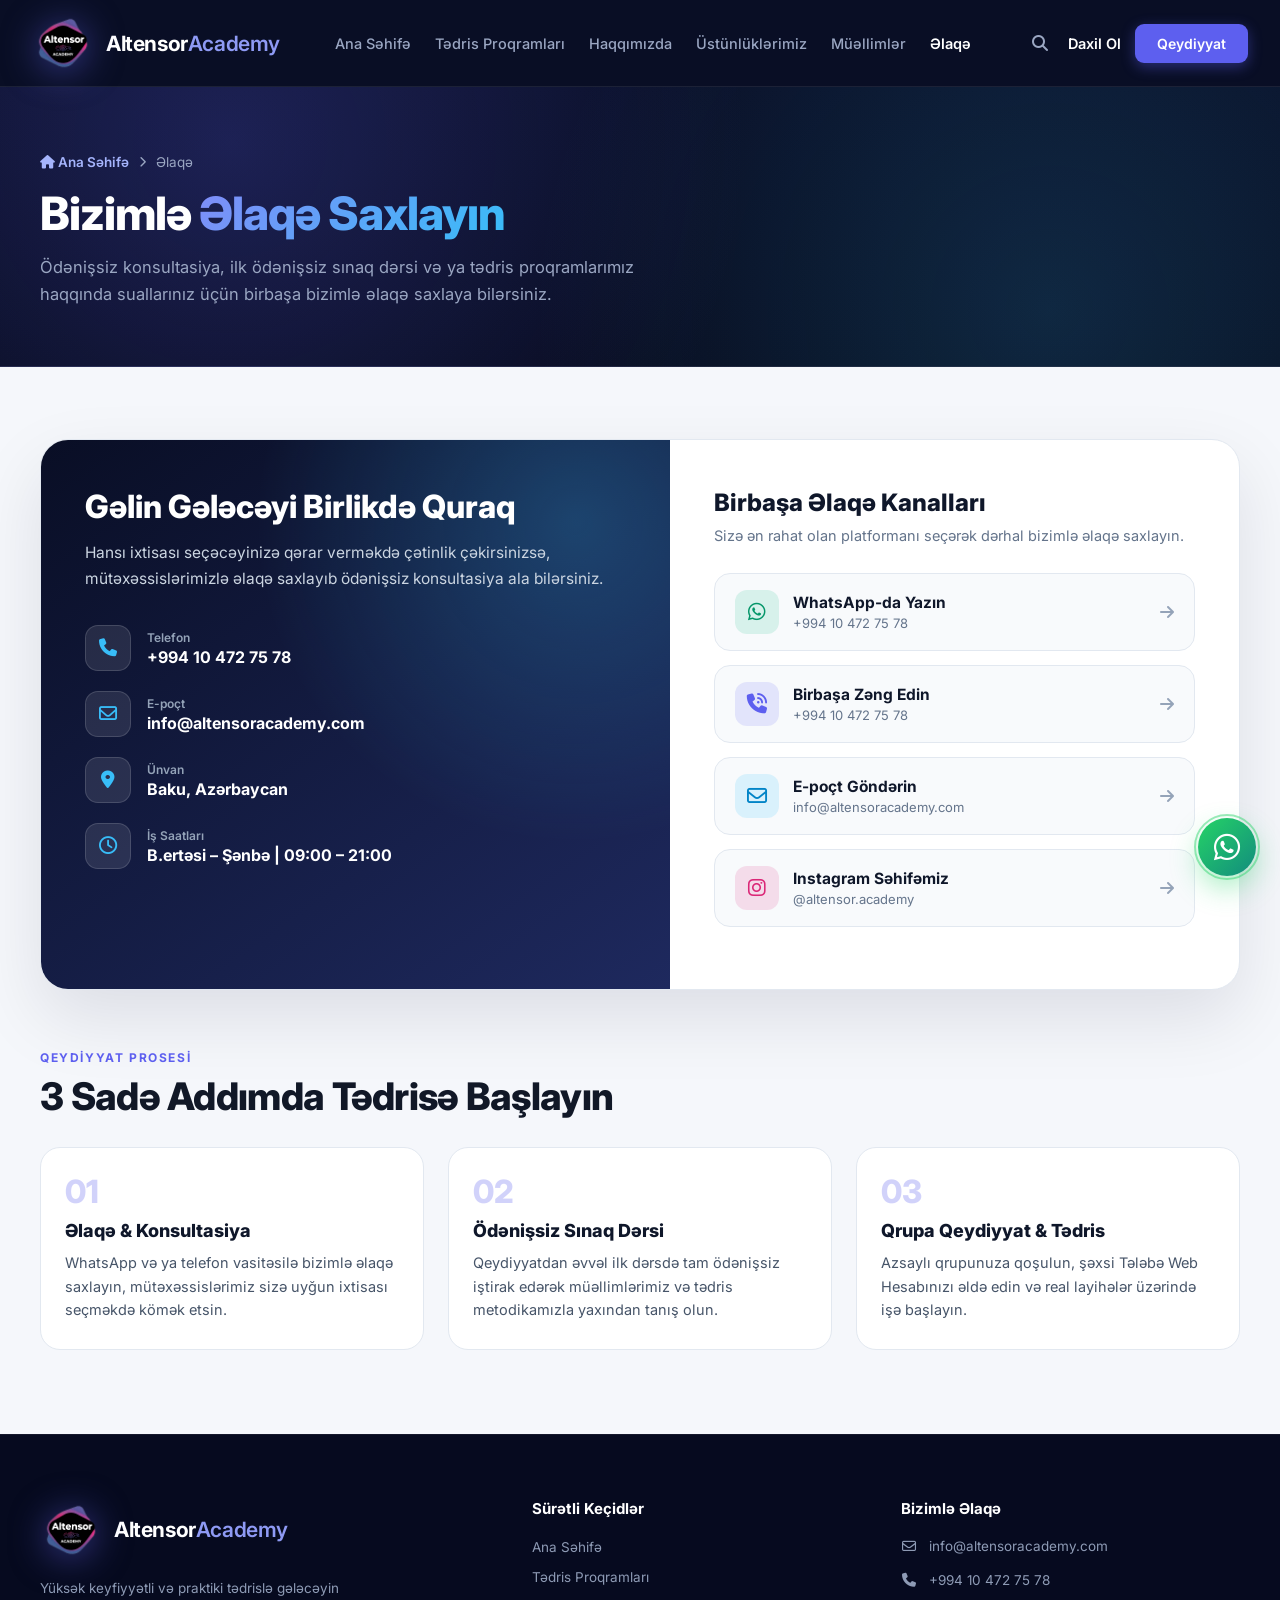
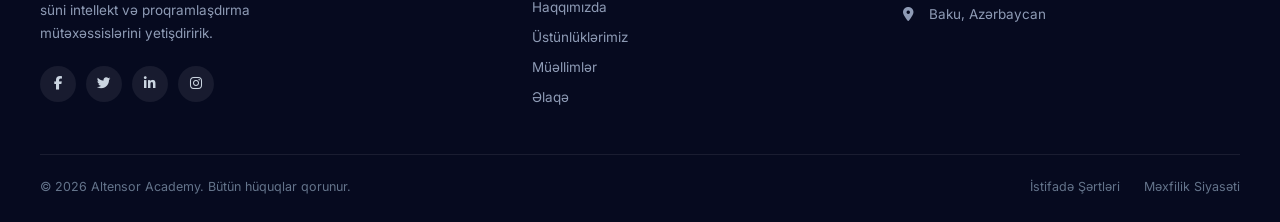
<file: contact.html>
<!DOCTYPE html>
<html lang="az">
<head>
  <meta charset="UTF-8">
  <meta name="viewport" content="width=device-width, initial-scale=1.0">
  <title>Əlaqə | Altensor Academy</title>

  <link rel="preconnect" href="https://fonts.googleapis.com">
  <link rel="preconnect" href="https://fonts.gstatic.com" crossorigin>
  <link href="https://fonts.googleapis.com/css2?family=Inter:wght@400;500;600;700;800&display=swap" rel="stylesheet">
  <link rel="stylesheet" href="https://cdnjs.cloudflare.com/ajax/libs/font-awesome/6.5.1/css/all.min.css">
  <link rel="stylesheet" href="css/style.css?v=2">
</head>
<body>

  <!-- TOP NAVIGATION BAR -->
  <header class="header-nav">
    <div class="nav-container">
      <a href="index.html" class="brand-logo" title="Altensor Academy">
        <img src="assets/images/logo.png" alt="Altensor Academy Loqo" class="main-logo-img">
        <div class="brand-name">
          Altensor<span>Academy</span>
        </div>
      </a>

      <ul class="nav-menu">
        <li><a href="index.html" class="nav-link">Ana Səhifə</a></li>
        <li class="nav-item-dropdown">
          <a href="courses.html" class="nav-link">
            Tədris Proqramları
          </a>
          <div class="mega-menu-dropdown" id="megaMenuDropdown">
            <div class="mega-sidebar" id="megaSidebar">
              <a href="courses.html?cat=proqramlasdirma" class="mega-cat-item active" data-cat="proqramlasdirma">
                <span class="mega-cat-title">Proqramlaşdırma & AI</span>
                <span class="mega-cat-sub">AI funksiyalı tam veb tətbiqlər</span>
              </a>
              <a href="courses.html?cat=mobil" class="mega-cat-item" data-cat="mobil">
                <span class="mega-cat-title">Mobil Proqramlaşdırma</span>
                <span class="mega-cat-sub">Android/iOS tətbiq və C# server</span>
              </a>
              <a href="courses.html?cat=datascience" class="mega-cat-item" data-cat="datascience">
                <span class="mega-cat-title">Süni İntellekt & Data</span>
                <span class="mega-cat-sub">Python ilə data təhlili və ML modeli</span>
              </a>
              <a href="courses.html?cat=analitika" class="mega-cat-item" data-cat="analitika">
                <span class="mega-cat-title">Data Analitika</span>
                <span class="mega-cat-sub">SQL ilə data və Power BI dashboard</span>
              </a>
              <a href="courses.html?cat=kids" class="mega-cat-item" data-cat="kids">
                <span class="mega-cat-title">Uşaqlar Üçün İT</span>
                <span class="mega-cat-sub">Öz saytını, oyununu və viktorinanı yarat</span>
              </a>
              <a href="courses.html?cat=biznes" class="mega-cat-item" data-cat="biznes">
                <span class="mega-cat-title">İT Biznes Analitika</span>
                <span class="mega-cat-sub">Biznes tələbi və texniki tapşırıq</span>
              </a>
            </div>
            <div class="mega-content">
              <div class="mega-courses-grid" id="megaCoursesGrid"></div>
              <div class="mega-footer">
                <span>Bütün tədris sahələri 100% praktiki layihələr üzərində qurulub</span>
                <a href="courses.html" class="mega-all-link">
                  Bütün tədris sahələri <i class="fa-solid fa-arrow-right"></i>
                </a>
              </div>
            </div>
          </div>
        </li>
        <li><a href="about.html" class="nav-link">Haqqımızda</a></li>
        <li><a href="why-us.html" class="nav-link">Üstünlüklərimiz</a></li>
        <li><a href="teachers.html" class="nav-link">Müəllimlər</a></li>
        <li><a href="contact.html" class="nav-link active">Əlaqə</a></li>
      </ul>

      <div class="nav-actions">
        <button class="btn-search" aria-label="Axtarış" title="Axtarış">
          <i class="fa-solid fa-magnifying-glass"></i>
        </button>
        <a href="login.html" class="link-login">Daxil Ol</a>
        <a href="register.html" class="btn-signup">Qeydiyyat</a>
        <button class="mobile-menu-btn" aria-label="Menyu">
          <i class="fa-solid fa-bars"></i>
        </button>
      </div>
    </div>
  </header>

  <!-- HERO SECTION -->
  <section class="courses-page-hero">
    <div class="courses-hero-inner">
      <div class="breadcrumb-trail">
        <a href="index.html"><i class="fa-solid fa-house"></i> Ana Səhifə</a>
        <i class="fa-solid fa-chevron-right" style="font-size: 11px;"></i>
        <span>Əlaqə</span>
      </div>

      <div class="courses-hero-top">
        <div>
          <h1 class="courses-hero-title">
            Bizimlə <span>Əlaqə Saxlayın</span>
          </h1>
          <p class="courses-hero-sub">
            Ödənişsiz konsultasiya, ilk ödənişsiz sınaq dərsi və ya tədris proqramlarımız haqqında suallarınız üçün birbaşa bizimlə əlaqə saxlaya bilərsiniz.
          </p>
        </div>
      </div>
    </div>
  </section>

  <!-- SPLIT PREMIUM CONTACT CARD + MAP -->
  <section class="study-fields-section">
    <div class="study-fields-container">
      <div class="contact-split-card">

        <!-- Left Dark Panel -->
        <div class="contact-split-left">
          <div>
            <h2>Gəlin Gələcəyi Birlikdə Quraq</h2>
            <p>Hansı ixtisası seçəcəyinizə qərar verməkdə çətinlik çəkirsinizsə, mütəxəssislərimizlə əlaqə saxlayıb ödənişsiz konsultasiya ala bilərsiniz.</p>

            <div class="contact-left-items">
              <div class="contact-left-row">
                <div class="contact-left-icon"><i class="fa-solid fa-phone"></i></div>
                <div>
                  <span>Telefon</span>
                  <strong>+994 10 472 75 78</strong>
                </div>
              </div>

              <div class="contact-left-row">
                <div class="contact-left-icon"><i class="fa-regular fa-envelope"></i></div>
                <div>
                  <span>E-poçt</span>
                  <strong>info@altensoracademy.com</strong>
                </div>
              </div>

              <div class="contact-left-row">
                <div class="contact-left-icon"><i class="fa-solid fa-location-dot"></i></div>
                <div>
                  <span>Ünvan</span>
                  <strong>Baku, Azərbaycan</strong>
                </div>
              </div>

              <div class="contact-left-row">
                <div class="contact-left-icon"><i class="fa-regular fa-clock"></i></div>
                <div>
                  <span>İş Saatları</span>
                  <strong>B.ertəsi – Şənbə | 09:00 – 21:00</strong>
                </div>
              </div>
            </div>
          </div>
        </div>

        <!-- Right Quick Channels Panel -->
        <div class="contact-split-right">
          <h3>Birbaşa Əlaqə Kanalları</h3>
          <p>Sizə ən rahat olan platformanı seçərək dərhal bizimlə əlaqə saxlayın.</p>

          <a href="https://wa.me/994104727578" target="_blank" rel="noopener noreferrer" class="contact-channel-btn">
            <div class="contact-channel-left">
              <div class="contact-channel-icon" style="background: rgba(16, 185, 129, 0.14); color: #059669;">
                <i class="fa-brands fa-whatsapp"></i>
              </div>
              <div>
                <strong>WhatsApp-da Yazın</strong>
                <span>+994 10 472 75 78</span>
              </div>
            </div>
            <i class="fa-solid fa-arrow-right" style="color:#94A3B8;"></i>
          </a>

          <a href="tel:+994104727578" class="contact-channel-btn">
            <div class="contact-channel-left">
              <div class="contact-channel-icon" style="background: rgba(93, 95, 239, 0.14); color: #5D5FEF;">
                <i class="fa-solid fa-phone-volume"></i>
              </div>
              <div>
                <strong>Birbaşa Zəng Edin</strong>
                <span>+994 10 472 75 78</span>
              </div>
            </div>
            <i class="fa-solid fa-arrow-right" style="color:#94A3B8;"></i>
          </a>

          <a href="mailto:info@altensoracademy.com" class="contact-channel-btn">
            <div class="contact-channel-left">
              <div class="contact-channel-icon" style="background: rgba(56, 189, 248, 0.16); color: #0284C7;">
                <i class="fa-regular fa-envelope"></i>
              </div>
              <div>
                <strong>E-poçt Göndərin</strong>
                <span>info@altensoracademy.com</span>
              </div>
            </div>
            <i class="fa-solid fa-arrow-right" style="color:#94A3B8;"></i>
          </a>

          <a href="https://www.instagram.com/altensor.academy/" target="_blank" rel="noopener noreferrer" class="contact-channel-btn">
            <div class="contact-channel-left">
              <div class="contact-channel-icon" style="background: rgba(219, 39, 119, 0.14); color: #DB2777;">
                <i class="fa-brands fa-instagram"></i>
              </div>
              <div>
                <strong>Instagram Səhifəmiz</strong>
                <span>@altensor.academy</span>
              </div>
            </div>
            <i class="fa-solid fa-arrow-right" style="color:#94A3B8;"></i>
          </a>
        </div>

      </div>

      <!-- 3-Step Enrollment Process -->
      <div style="margin-top: 56px;">
        <span class="section-tag">QEYDİYYAT PROSESİ</span>
        <h2 class="study-fields-title" style="margin-bottom: 10px;">3 Sadə Addımda Tədrisə Başlayın</h2>

        <div class="steps-grid" style="grid-template-columns: repeat(3, 1fr); margin-top: 28px;">
          <div class="step-card" style="background:#FFFFFF;">
            <div class="step-num">01</div>
            <h4>Əlaqə & Konsultasiya</h4>
            <p>WhatsApp və ya telefon vasitəsilə bizimlə əlaqə saxlayın, mütəxəssislərimiz sizə uyğun ixtisası seçməkdə kömək etsin.</p>
          </div>

          <div class="step-card" style="background:#FFFFFF;">
            <div class="step-num">02</div>
            <h4>Ödənişsiz Sınaq Dərsi</h4>
            <p>Qeydiyyatdan əvvəl ilk dərsdə tam ödənişsiz iştirak edərək müəllimlərimiz və tədris metodikamızla yaxından tanış olun.</p>
          </div>

          <div class="step-card" style="background:#FFFFFF;">
            <div class="step-num">03</div>
            <h4>Qrupa Qeydiyyat & Tədris</h4>
            <p>Azsaylı qrupunuza qoşulun, şəxsi Tələbə Web Hesabınızı əldə edin və real layihələr üzərində işə başlayın.</p>
          </div>
        </div>
      </div>
    </div>
  </section>

  <!-- FOOTER -->
  <footer class="site-footer" id="contact">
    <div class="footer-container">
      <div class="footer-top">
        <div class="footer-col footer-brand-col">
          <a href="index.html" class="brand-logo footer-logo">
            <img src="assets/images/logo.png" alt="Altensor Academy" class="main-logo-img">
            <div class="brand-name">
              Altensor<span>Academy</span>
            </div>
          </a>
          <p class="footer-desc">
            Yüksək keyfiyyətli və praktiki tədrislə gələcəyin süni intellekt və proqramlaşdırma mütəxəssislərini yetişdiririk.
          </p>
          <div class="footer-socials">
            <a href="#" class="social-circle" aria-label="Facebook"><i class="fa-brands fa-facebook-f"></i></a>
            <a href="#" class="social-circle" aria-label="Twitter"><i class="fa-brands fa-twitter"></i></a>
            <a href="#" class="social-circle" aria-label="LinkedIn"><i class="fa-brands fa-linkedin-in"></i></a>
            <a href="https://www.instagram.com/altensor.academy/" target="_blank" rel="noopener noreferrer" class="social-circle" aria-label="Instagram"><i class="fa-brands fa-instagram"></i></a>
          </div>
        </div>

        <div class="footer-col">
          <h4 class="footer-heading">Sürətli Keçidlər</h4>
          <ul class="footer-links">
            <li><a href="index.html">Ana Səhifə</a></li>
            <li><a href="courses.html">Tədris Proqramları</a></li>
            <li><a href="about.html">Haqqımızda</a></li>
            <li><a href="why-us.html">Üstünlüklərimiz</a></li>
            <li><a href="teachers.html">Müəllimlər</a></li>
            <li><a href="contact.html">Əlaqə</a></li>
          </ul>
        </div>

        <div class="footer-col">
          <h4 class="footer-heading">Bizimlə Əlaqə</h4>
          <ul class="footer-contact-list">
            <li>
              <i class="fa-regular fa-envelope"></i>
              <a href="mailto:info@altensoracademy.com">info@altensoracademy.com</a>
            </li>
            <li>
              <i class="fa-solid fa-phone"></i>
              <a href="tel:+994104727578">+994 10 472 75 78</a>
            </li>
            <li>
              <i class="fa-solid fa-location-dot"></i>
              <span>Baku, Azərbaycan</span>
            </li>
          </ul>
        </div>
      </div>

      <div class="footer-bottom">
        <p class="copyright-text">© 2026 Altensor Academy. Bütün hüquqlar qorunur.</p>
        <div class="footer-bottom-links">
          <a href="#">İstifadə Şərtləri</a>
          <a href="#">Məxfilik Siyasəti</a>
        </div>
      </div>
    </div>
  </footer>

  <script src="js/config.js?v=2"></script>
  <script src="js/main.js?v=2"></script>
</body>
</html>
</file>
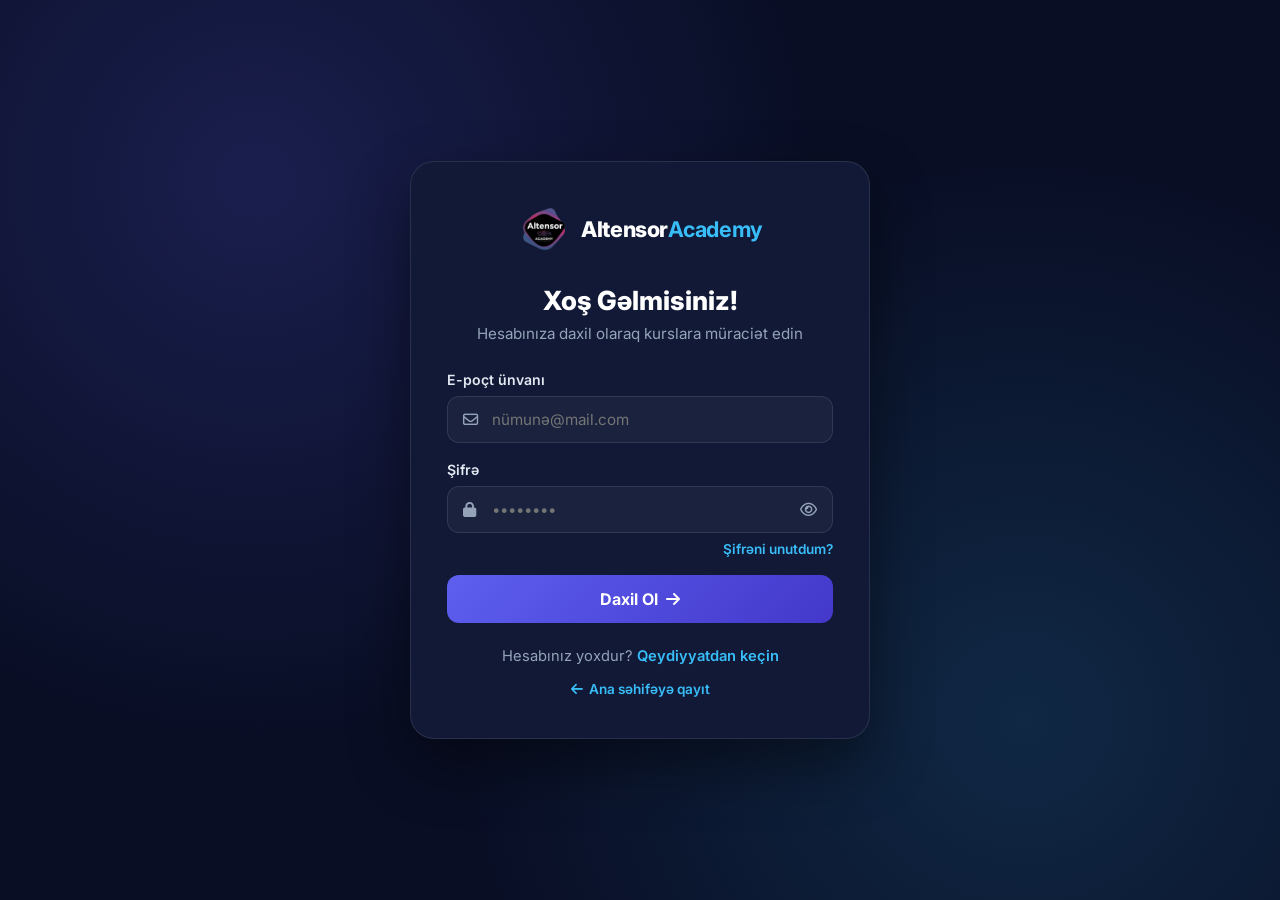
<file: login.html>
<!DOCTYPE html>
<html lang="az">
<head>
    <meta charset="UTF-8">
    <meta name="viewport" content="width=device-width, initial-scale=1.0">
    <title>Daxil Ol | Altensor Academy</title>
    <link rel="preconnect" href="https://fonts.googleapis.com">
    <link rel="preconnect" href="https://fonts.gstatic.com" crossorigin>
    <link href="https://fonts.googleapis.com/css2?family=Inter:wght@400;500;600;700;800&display=swap" rel="stylesheet">
    <link rel="stylesheet" href="https://cdnjs.cloudflare.com/ajax/libs/font-awesome/6.5.1/css/all.min.css">
    <style>
        :root {
            --bg-dark: #090E25;
            --card-bg: #111936;
            --primary: #5D5FEF;
            --primary-hover: #4B4DDB;
            --accent: #38BDF8;
            --text-white: #FFFFFF;
            --text-muted: #94A3B8;
            --border-color: rgba(255, 255, 255, 0.1);
            --danger: #EF4444;
            --success: #10B981;
        }

        * {
            margin: 0;
            padding: 0;
            box-sizing: border-box;
            font-family: 'Inter', sans-serif;
        }

        body {
            min-height: 100vh;
            background: radial-gradient(circle at 20% 20%, rgba(93, 95, 239, 0.2), transparent 45%),
                        radial-gradient(circle at 80% 80%, rgba(56, 189, 248, 0.15), transparent 45%),
                        var(--bg-dark);
            color: var(--text-white);
            display: flex;
            align-items: center;
            justify-content: center;
            padding: 24px;
        }

        .auth-wrapper {
            width: 100%;
            max-width: 460px;
            background: var(--card-bg);
            border: 1px solid var(--border-color);
            border-radius: 24px;
            padding: 40px 36px;
            box-shadow: 0 25px 60px rgba(0, 0, 0, 0.45);
        }

        .auth-logo {
            display: flex;
            align-items: center;
            justify-content: center;
            gap: 10px;
            text-decoration: none;
            color: var(--text-white);
            margin-bottom: 28px;
        }

        .auth-logo img {
            height: 54px;
            width: auto;
            object-fit: contain;
        }

        .auth-logo span {
            font-size: 1.35rem;
            font-weight: 800;
            letter-spacing: -0.02em;
        }

        .auth-logo span strong {
            color: var(--accent);
        }

        .auth-header {
            text-align: center;
            margin-bottom: 28px;
        }

        .auth-header h1 {
            font-size: 1.65rem;
            font-weight: 800;
            margin-bottom: 8px;
        }

        .auth-header p {
            color: var(--text-muted);
            font-size: 0.95rem;
        }

        .alert-box {
            display: none;
            padding: 12px 16px;
            border-radius: 12px;
            font-size: 0.9rem;
            font-weight: 500;
            margin-bottom: 20px;
        }

        .alert-error {
            background: rgba(239, 68, 68, 0.15);
            border: 1px solid rgba(239, 68, 68, 0.4);
            color: #FCA5A5;
        }

        .alert-success {
            background: rgba(16, 185, 129, 0.15);
            border: 1px solid rgba(16, 185, 129, 0.4);
            color: #6EE7B7;
        }

        .form-group {
            margin-bottom: 18px;
        }

        .form-group label {
            display: block;
            font-size: 0.88rem;
            font-weight: 600;
            color: #E2E8F0;
            margin-bottom: 8px;
        }

        .input-wrapper {
            position: relative;
        }

        .input-wrapper > i {
            position: absolute;
            left: 16px;
            top: 50%;
            transform: translateY(-50%);
            color: var(--text-muted);
            font-size: 0.95rem;
            pointer-events: none;
        }

        .form-control {
            width: 100%;
            padding: 13px 16px 13px 44px;
            background: rgba(255, 255, 255, 0.04);
            border: 1px solid var(--border-color);
            border-radius: 12px;
            color: var(--text-white);
            font-size: 0.95rem;
            outline: none;
            transition: all 0.25s ease;
        }

        .form-control:focus {
            border-color: var(--primary);
            background: rgba(93, 95, 239, 0.08);
            box-shadow: 0 0 0 3px rgba(93, 95, 239, 0.2);
        }

        .btn-submit {
            width: 100%;
            padding: 14px;
            background: linear-gradient(135deg, var(--primary), #4338CA);
            color: var(--text-white);
            border: none;
            border-radius: 12px;
            font-size: 1rem;
            font-weight: 700;
            cursor: pointer;
            transition: all 0.25s ease;
            margin-top: 8px;
            display: flex;
            align-items: center;
            justify-content: center;
            gap: 8px;
        }

        .btn-submit:hover {
            transform: translateY(-2px);
            box-shadow: 0 10px 25px rgba(93, 95, 239, 0.4);
        }

        .btn-submit:disabled {
            opacity: 0.65;
            cursor: not-allowed;
            transform: none;
        }

        .auth-footer {
            margin-top: 24px;
            text-align: center;
            font-size: 0.92rem;
            color: var(--text-muted);
        }

        .auth-footer a {
            color: var(--accent);
            text-decoration: none;
            font-weight: 600;
        }

        .auth-footer a:hover {
            text-decoration: underline;
        }

        .back-home {
            display: inline-flex;
            align-items: center;
            gap: 6px;
            margin-top: 16px;
            color: var(--text-muted);
            font-size: 0.85rem;
            text-decoration: none;
            transition: color 0.2s;
        }

        .back-home:hover {
            color: var(--text-white);
        }

        .toggle-password {
            position: absolute;
            right: 12px;
            top: 50%;
            transform: translateY(-50%);
            background: none;
            border: none;
            color: var(--text-muted);
            cursor: pointer;
            padding: 4px;
            font-size: 0.95rem;
            display: inline-flex;
            align-items: center;
            justify-content: center;
            transition: color 0.2s;
            z-index: 2;
        }

        .toggle-password:hover {
            color: var(--text-white);
        }

        .input-wrapper input[type="password"].form-control,
        .input-wrapper input.has-eye {
            padding-right: 42px;
        }

        .forgot-row {
            display: flex;
            justify-content: flex-end;
            margin-top: -10px;
            margin-bottom: 18px;
        }

        .forgot-link {
            background: none;
            border: none;
            color: var(--accent);
            font-size: 0.85rem;
            font-weight: 600;
            cursor: pointer;
            font-family: inherit;
            padding: 0;
        }

        .forgot-link:hover {
            text-decoration: underline;
        }

        .forgot-modal-overlay {
            display: none;
            position: fixed;
            inset: 0;
            background: rgba(5, 8, 22, 0.8);
            backdrop-filter: blur(8px);
            z-index: 1000;
            align-items: center;
            justify-content: center;
            padding: 20px;
        }

        .forgot-modal-overlay.open {
            display: flex;
        }

        .forgot-modal-box {
            width: 100%;
            max-width: 440px;
            background: #0F172A;
            border: 1px solid rgba(255, 255, 255, 0.14);
            border-radius: 22px;
            padding: 30px 26px;
            box-shadow: 0 25px 60px rgba(0, 0, 0, 0.6);
            position: relative;
        }

        .forgot-modal-head {
            display: flex;
            align-items: center;
            justify-content: space-between;
            margin-bottom: 14px;
        }

        .forgot-modal-head h3 {
            font-size: 1.2rem;
            font-weight: 700;
        }

        .forgot-modal-close {
            width: 34px;
            height: 34px;
            border-radius: 10px;
            border: 1px solid rgba(255, 255, 255, 0.12);
            background: rgba(255, 255, 255, 0.06);
            color: var(--text-white);
            cursor: pointer;
            font-size: 1rem;
        }

        .forgot-modal-desc {
            font-size: 0.9rem;
            color: var(--text-muted);
            margin-bottom: 18px;
            line-height: 1.5;
        }
    </style>
</head>
<body>

    <div class="auth-wrapper">
        <a href="index.html" class="auth-logo">
            <img src="assets/images/logo.png" alt="Altensor Academy">
            <span>Altensor<strong>Academy</strong></span>
        </a>

        <div class="auth-header">
            <h1>Xoş Gəlmisiniz!</h1>
            <p>Hesabınıza daxil olaraq kurslara müraciət edin</p>
        </div>

        <div id="alertBox" class="alert-box"></div>

        <form id="loginForm">
            <div class="form-group">
                <label for="email">E-poçt ünvanı</label>
                <div class="input-wrapper">
                    <i class="fa-regular fa-envelope"></i>
                    <input type="email" id="email" class="form-control" placeholder="nümunə@mail.com" required>
                </div>
            </div>

            <div class="form-group">
                <label for="password">Şifrə</label>
                <div class="input-wrapper">
                    <i class="fa-solid fa-lock"></i>
                    <input type="password" id="password" class="form-control has-eye" placeholder="••••••••" required>
                    <button type="button" class="toggle-password" onclick="togglePasswordVisibility('password', this)" aria-label="Şifrəni göstər">
                        <i class="fa-regular fa-eye"></i>
                    </button>
                </div>
            </div>

            <div class="forgot-row">
                <button type="button" class="forgot-link" onclick="openForgotModal()">Şifrəni unutdum?</button>
            </div>

            <button type="submit" id="submitBtn" class="btn-submit">
                <span>Daxil Ol</span>
                <i class="fa-solid fa-arrow-right"></i>
            </button>
        </form>

        <div class="auth-footer">
            <p>Hesabınız yoxdur? <a href="register.html">Qeydiyyatdan keçin</a></p>
            <a href="index.html" class="back-home">
                <i class="fa-solid fa-arrow-left"></i> Ana səhifəyə qayıt
            </a>
        </div>
    </div>

    <!-- FORGOT PASSWORD MODAL -->
    <div id="forgotModal" class="forgot-modal-overlay">
        <div class="forgot-modal-box">
            <div class="forgot-modal-head">
                <h3>Şifrəni Bərpa Et</h3>
                <button type="button" class="forgot-modal-close" onclick="closeForgotModal()" aria-label="Bağla">
                    <i class="fa-solid fa-xmark"></i>
                </button>
            </div>
            <div id="forgotAlertBox" class="alert-box"></div>

            <form id="forgotStep1Form">
                <p class="forgot-modal-desc">
                    Qeydiyyatdan keçdiyiniz e-poçt ünvanını yazın. Sizə 6 rəqəmli təsdiq kodu göndəriləcək.
                </p>
                <div class="form-group">
                    <label for="forgotEmail">E-poçt ünvanı</label>
                    <div class="input-wrapper">
                        <i class="fa-regular fa-envelope"></i>
                        <input type="email" id="forgotEmail" class="form-control" placeholder="nümunə@mail.com" required>
                    </div>
                </div>
                <button type="submit" id="forgotStep1Btn" class="btn-submit">
                    <span>Təsdiq Kodu Göndər</span>
                    <i class="fa-regular fa-paper-plane"></i>
                </button>
            </form>

            <form id="forgotStep2Form" style="display:none;">
                <p class="forgot-modal-desc">
                    E-poçtunuza göndərilən 6 rəqəmli kodu və yeni şifrənizi daxil edin.
                </p>
                <div class="form-group">
                    <label for="resetCode">6 Rəqəmli Təsdiq Kodu</label>
                    <div class="input-wrapper">
                        <i class="fa-solid fa-key"></i>
                        <input type="text" id="resetCode" class="form-control" placeholder="123456" maxlength="6" pattern="\d{6}" required>
                    </div>
                </div>
                <div class="form-group">
                    <label for="resetNewPassword">Yeni Şifrə</label>
                    <div class="input-wrapper">
                        <i class="fa-solid fa-lock"></i>
                        <input type="password" id="resetNewPassword" class="form-control has-eye" placeholder="Ən azı 6 simvol" minlength="6" required>
                        <button type="button" class="toggle-password" onclick="togglePasswordVisibility('resetNewPassword', this)" aria-label="Şifrəni göstər">
                            <i class="fa-regular fa-eye"></i>
                        </button>
                    </div>
                </div>
                <div class="form-group">
                    <label for="resetConfirmPassword">Yeni Şifrə Təkrarı</label>
                    <div class="input-wrapper">
                        <i class="fa-solid fa-lock"></i>
                        <input type="password" id="resetConfirmPassword" class="form-control has-eye" placeholder="Şifrəni təkrarlayın" minlength="6" required>
                        <button type="button" class="toggle-password" onclick="togglePasswordVisibility('resetConfirmPassword', this)" aria-label="Şifrəni göstər">
                            <i class="fa-regular fa-eye"></i>
                        </button>
                    </div>
                </div>
                <button type="submit" id="forgotStep2Btn" class="btn-submit">
                    <span>Şifrəni Yenilə</span>
                    <i class="fa-solid fa-check"></i>
                </button>
            </form>
        </div>
    </div>

    <script src="js/config.js?v=2"></script>
    <script>
        const loginForm = document.getElementById("loginForm");
        const alertBox = document.getElementById("alertBox");
        const submitBtn = document.getElementById("submitBtn");

        function showAlert(message, isSuccess = false) {
            alertBox.textContent = message;
            alertBox.className = "alert-box " + (isSuccess ? "alert-success" : "alert-error");
            alertBox.style.display = "block";
        }

        loginForm.addEventListener("submit", async (e) => {
            e.preventDefault();
            alertBox.style.display = "none";

            const email = document.getElementById("email").value.trim();
            const password = document.getElementById("password").value;

            submitBtn.disabled = true;
            submitBtn.innerHTML = '<i class="fa-solid fa-spinner fa-spin"></i> Yoxlanılır...';

            try {
                const response = await fetch(`${API_BASE_URL}/auth/login`, {
                    method: "POST",
                    headers: { "Content-Type": "application/json" },
                    body: JSON.stringify({ email, password })
                });

                const data = await response.json();

                if (!response.ok || !data.succeeded) {
                    if (data.requiresEmailVerification) {
                        const targetEmail = data.email || email;
                        sessionStorage.setItem("pendingVerifyEmail", targetEmail);
                        showAlert(data.message || "E-poçt ünvanınız təsdiqlənməyib. Təsdiq səhifəsinə yönləndirilirsiniz...", false);
                        setTimeout(() => {
                            window.location.href = `verify-email.html?email=${encodeURIComponent(targetEmail)}`;
                        }, 1100);
                        return;
                    }
                    showAlert(data.message || "E-poçt və ya şifrə yanlışdır.");
                    submitBtn.disabled = false;
                    submitBtn.innerHTML = '<span>Daxil Ol</span><i class="fa-solid fa-arrow-right"></i>';
                    return;
                }

                saveAuthData(data);
                showAlert("Uğurla daxil oldunuz! Yönləndirilirsiniz...", true);

                setTimeout(() => {
                    if (data.role === "Admin") {
                        window.location.href = "admin.html";
                    } else {
                        window.location.href = "index.html";
                    }
                }, 700);
            } catch (error) {
                showAlert("Serverlə əlaqə yaratmaq mümkün olmadı. Backend-in işlədiyindən əmin olun.");
                submitBtn.disabled = false;
                submitBtn.innerHTML = '<span>Daxil Ol</span><i class="fa-solid fa-arrow-right"></i>';
            }
        });

        function togglePasswordVisibility(inputId, btn) {
            const input = document.getElementById(inputId);
            if (!input) return;
            const isHidden = input.type === "password";
            input.type = isHidden ? "text" : "password";
            btn.innerHTML = isHidden
                ? '<i class="fa-regular fa-eye-slash"></i>'
                : '<i class="fa-regular fa-eye"></i>';
        }

        const forgotModal = document.getElementById("forgotModal");
        const forgotAlertBox = document.getElementById("forgotAlertBox");
        const forgotStep1Form = document.getElementById("forgotStep1Form");
        const forgotStep2Form = document.getElementById("forgotStep2Form");
        let pendingResetEmail = "";

        function showForgotAlert(msg, isSuccess = false) {
            forgotAlertBox.textContent = msg;
            forgotAlertBox.className = "alert-box " + (isSuccess ? "alert-success" : "alert-error");
            forgotAlertBox.style.display = "block";
        }

        function openForgotModal() {
            forgotAlertBox.style.display = "none";
            forgotStep1Form.reset();
            forgotStep2Form.reset();
            forgotStep1Form.style.display = "block";
            forgotStep2Form.style.display = "none";
            const typedEmail = document.getElementById("email").value.trim();
            if (typedEmail) document.getElementById("forgotEmail").value = typedEmail;
            forgotModal.classList.add("open");
        }

        function closeForgotModal() {
            forgotModal.classList.remove("open");
        }

        forgotModal.addEventListener("click", (e) => {
            if (e.target === forgotModal) closeForgotModal();
        });

        forgotStep1Form.addEventListener("submit", async (e) => {
            e.preventDefault();
            forgotAlertBox.style.display = "none";
            const btn = document.getElementById("forgotStep1Btn");
            pendingResetEmail = document.getElementById("forgotEmail").value.trim();
            btn.disabled = true;
            btn.innerHTML = '<i class="fa-solid fa-spinner fa-spin"></i> Göndərilir...';

            try {
                const res = await fetch(`${API_BASE_URL}/auth/forgot-password`, {
                    method: "POST",
                    headers: { "Content-Type": "application/json" },
                    body: JSON.stringify({ email: pendingResetEmail })
                });
                const data = await res.json();
                if (!res.ok || !data.succeeded) {
                    showForgotAlert(data.message || "Xəta baş verdi.");
                } else {
                    showForgotAlert(data.message, true);
                    forgotStep1Form.style.display = "none";
                    forgotStep2Form.style.display = "block";
                }
            } catch {
                showForgotAlert("Serverlə əlaqə yaratmaq mümkün olmadı.");
            } finally {
                btn.disabled = false;
                btn.innerHTML = '<span>Təsdiq Kodu Göndər</span><i class="fa-regular fa-paper-plane"></i>';
            }
        });

        forgotStep2Form.addEventListener("submit", async (e) => {
            e.preventDefault();
            forgotAlertBox.style.display = "none";
            const code = document.getElementById("resetCode").value.trim();
            const newPassword = document.getElementById("resetNewPassword").value;
            const confirmNewPassword = document.getElementById("resetConfirmPassword").value;

            if (newPassword !== confirmNewPassword) {
                showForgotAlert("Şifrələr bir-birinə uyğun gəlmir!");
                return;
            }

            const btn = document.getElementById("forgotStep2Btn");
            btn.disabled = true;
            btn.innerHTML = '<i class="fa-solid fa-spinner fa-spin"></i> Yenilənir...';

            try {
                const res = await fetch(`${API_BASE_URL}/auth/reset-password`, {
                    method: "POST",
                    headers: { "Content-Type": "application/json" },
                    body: JSON.stringify({
                        email: pendingResetEmail,
                        code,
                        newPassword,
                        confirmNewPassword
                    })
                });
                const data = await res.json();
                if (!res.ok || !data.succeeded) {
                    showForgotAlert(data.message || "Kod yanlışdır və ya müddəti bitib.");
                } else {
                    closeForgotModal();
                    document.getElementById("email").value = pendingResetEmail;
                    showAlert(data.message || "Şifrəniz uğurla yeniləndi!", true);
                }
            } catch {
                showForgotAlert("Serverlə əlaqə yaratmaq mümkün olmadı.");
            } finally {
                btn.disabled = false;
                btn.innerHTML = '<span>Şifrəni Yenilə</span><i class="fa-solid fa-check"></i>';
            }
        });
    </script>
</body>
</html>
</file>
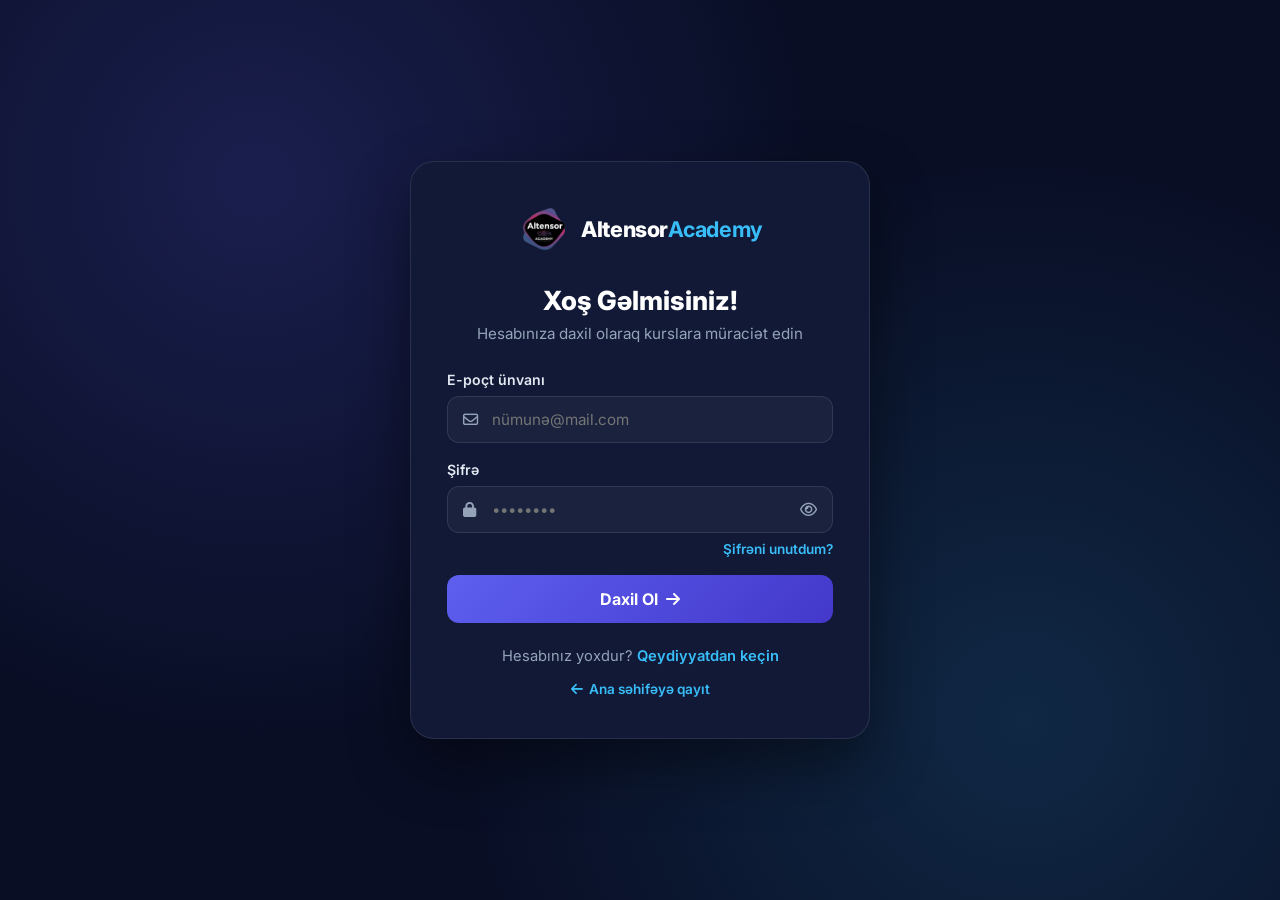
<file: profile.html>
<!DOCTYPE html>
<html lang="az">
<head>
  <meta charset="UTF-8">
  <meta name="viewport" content="width=device-width, initial-scale=1.0">
  <title>Profilim | Altensor Academy</title>
  <link rel="preconnect" href="https://fonts.googleapis.com">
  <link rel="preconnect" href="https://fonts.gstatic.com" crossorigin>
  <link href="https://fonts.googleapis.com/css2?family=Inter:wght@400;500;600;700;800&display=swap" rel="stylesheet">
  <link rel="stylesheet" href="https://cdnjs.cloudflare.com/ajax/libs/font-awesome/6.5.1/css/all.min.css">
  <link rel="stylesheet" href="css/style.css?v=2">
  <style>
    .profile-hero {
      background: linear-gradient(135deg, #090E25 0%, #111936 100%);
      color: #FFFFFF;
      padding: 48px 24px 64px;
    }

    .profile-hero-inner {
      max-width: 1180px;
      margin: 0 auto;
    }

    .profile-hero h1 {
      font-size: 2rem;
      font-weight: 800;
      margin-bottom: 8px;
    }

    .profile-hero p {
      color: #94A3B8;
      font-size: 1rem;
    }

    .profile-main {
      background: #F8FAFC;
      padding: 0 24px 72px;
      min-height: 55vh;
    }

    .profile-grid {
      max-width: 1180px;
      margin: -34px auto 0;
      display: grid;
      grid-template-columns: 340px 1fr;
      gap: 24px;
      align-items: start;
    }

    .profile-card {
      background: #FFFFFF;
      border: 1px solid #E2E8F0;
      border-radius: 20px;
      padding: 28px;
      box-shadow: 0 12px 30px rgba(15, 23, 42, 0.05);
    }

    .profile-avatar-box {
      display: flex;
      align-items: center;
      gap: 14px;
      padding-bottom: 20px;
      border-bottom: 1px solid #E2E8F0;
      margin-bottom: 20px;
    }

    .profile-avatar {
      width: 56px;
      height: 56px;
      border-radius: 16px;
      background: linear-gradient(135deg, #5D5FEF, #4338CA);
      color: #FFFFFF;
      display: flex;
      align-items: center;
      justify-content: center;
      font-size: 1.4rem;
      font-weight: 800;
      flex-shrink: 0;
    }

    .profile-avatar-box h3 {
      font-size: 1.12rem;
      font-weight: 700;
      color: #0F172A;
      margin-bottom: 4px;
    }

    .profile-role-pill {
      display: inline-block;
      font-size: 0.78rem;
      font-weight: 700;
      padding: 4px 10px;
      border-radius: 999px;
      background: #EEF2FF;
      color: #4338CA;
    }

    .profile-info-list {
      display: flex;
      flex-direction: column;
      gap: 14px;
    }

    .profile-info-item {
      display: flex;
      flex-direction: column;
      gap: 3px;
    }

    .profile-info-item span {
      font-size: 0.78rem;
      color: #64748B;
      font-weight: 600;
      text-transform: uppercase;
      letter-spacing: 0.04em;
    }

    .profile-info-item strong {
      font-size: 0.96rem;
      color: #0F172A;
      word-break: break-word;
    }

    .apps-card-header {
      display: flex;
      align-items: center;
      justify-content: space-between;
      gap: 12px;
      margin-bottom: 20px;
      flex-wrap: wrap;
    }

    .apps-card-header h2 {
      font-size: 1.3rem;
      font-weight: 800;
      color: #0F172A;
    }

    .apps-table-wrap {
      overflow-x: auto;
    }

    .apps-table {
      width: 100%;
      border-collapse: collapse;
    }

    .apps-table th,
    .apps-table td {
      padding: 14px 12px;
      text-align: left;
      border-bottom: 1px solid #E2E8F0;
      font-size: 0.93rem;
    }

    .apps-table th {
      color: #64748B;
      font-size: 0.78rem;
      font-weight: 700;
      text-transform: uppercase;
      letter-spacing: 0.04em;
    }

    .apps-table td {
      color: #0F172A;
    }

    .status-badge {
      display: inline-flex;
      align-items: center;
      gap: 6px;
      padding: 5px 12px;
      border-radius: 999px;
      font-size: 0.82rem;
      font-weight: 700;
      white-space: nowrap;
    }

    .status-pending {
      background: #FEF3C7;
      color: #B45309;
    }

    .status-approved {
      background: #DCFCE7;
      color: #15803D;
    }

    .status-cancelled {
      background: #FEE2E2;
      color: #B91C1C;
    }

    .empty-apps {
      text-align: center;
      padding: 40px 16px;
      color: #64748B;
    }

    .empty-apps i {
      font-size: 2.2rem;
      color: #CBD5E1;
      margin-bottom: 12px;
    }

    @media (max-width: 900px) {
      .profile-grid {
        grid-template-columns: 1fr;
      }
    }

    @media (max-width: 600px) {
      .profile-main {
        padding: 0 16px 56px;
      }
      .profile-card {
        padding: 20px;
      }
    }
  </style>
</head>
<body>

  <!-- NAVBAR -->
  <header class="header-nav">
    <div class="nav-container">
      <a href="index.html" class="brand-logo">
        <img src="assets/images/logo.png" alt="Altensor Academy" class="main-logo-img">
        <span class="brand-name">Altensor<span class="brand-accent">Academy</span></span>
      </a>

      <ul class="nav-menu">
        <li><a href="index.html" class="nav-link">Ana Səhifə</a></li>
        <li class="nav-item-dropdown">
          <a href="courses.html" class="nav-link">Tədris Proqramları</a>
          <div class="mega-menu-dropdown" id="megaMenuDropdown">
            <div class="mega-sidebar" id="megaSidebar">
              <a href="courses.html?cat=proqramlasdirma" class="mega-cat-item active" data-cat="proqramlasdirma">
                <span class="mega-cat-title">Proqramlaşdırma &amp; AI</span>
                <span class="mega-cat-sub">AI funksiyalı tam veb tətbiqlər</span>
              </a>
              <a href="courses.html?cat=mobil" class="mega-cat-item" data-cat="mobil">
                <span class="mega-cat-title">Mobil Proqramlaşdırma</span>
                <span class="mega-cat-sub">Android/iOS tətbiq və C# server</span>
              </a>
              <a href="courses.html?cat=datascience" class="mega-cat-item" data-cat="datascience">
                <span class="mega-cat-title">Süni İntellekt &amp; Data</span>
                <span class="mega-cat-sub">Python ilə data təhlili və ML modeli</span>
              </a>
              <a href="courses.html?cat=analitika" class="mega-cat-item" data-cat="analitika">
                <span class="mega-cat-title">Data Analitika</span>
                <span class="mega-cat-sub">SQL ilə data və Power BI dashboard</span>
              </a>
              <a href="courses.html?cat=kids" class="mega-cat-item" data-cat="kids">
                <span class="mega-cat-title">Uşaqlar Üçün İT</span>
                <span class="mega-cat-sub">Öz saytını, oyununu və viktorinanı yarat</span>
              </a>
              <a href="courses.html?cat=biznes" class="mega-cat-item" data-cat="biznes">
                <span class="mega-cat-title">İT Biznes Analitika</span>
                <span class="mega-cat-sub">Biznes tələbi və texniki tapşırıq</span>
              </a>
            </div>
            <div class="mega-content">
              <div class="mega-courses-grid" id="megaCoursesGrid"></div>
              <div class="mega-footer">
                <span>Bütün tədris sahələri 100% praktiki layihələr üzərində qurulub</span>
                <a href="courses.html" class="mega-all-link">
                  Bütün tədris sahələri <i class="fa-solid fa-arrow-right"></i>
                </a>
              </div>
            </div>
          </div>
        </li>
        <li><a href="about.html" class="nav-link">Haqqımızda</a></li>
        <li><a href="why-us.html" class="nav-link">Üstünlüklərimiz</a></li>
        <li><a href="teachers.html" class="nav-link">Müəllimlər</a></li>
        <li><a href="contact.html" class="nav-link">Əlaqə</a></li>
      </ul>

      <div class="nav-actions">
        <button class="btn-search" aria-label="Axtarış" title="Axtarış">
          <i class="fa-solid fa-magnifying-glass"></i>
        </button>
        <a href="login.html" class="link-login">Daxil Ol</a>
        <a href="register.html" class="btn-signup">Qeydiyyat</a>
        <button class="mobile-menu-btn" aria-label="Menyu">
          <i class="fa-solid fa-bars"></i>
        </button>
      </div>
    </div>
  </header>

  <section class="profile-hero">
    <div class="profile-hero-inner">
      <h1>Şəxsi Profilim</h1>
      <p>Hesab məlumatlarınız və kurs müraciətlərinizin cari statusu</p>
    </div>
  </section>

  <main class="profile-main">
    <div class="profile-grid">
      <aside class="profile-card">
        <div class="profile-avatar-box">
          <div class="profile-avatar" id="profileInitials">A</div>
          <div>
            <h3 id="profileFullName">Yüklənir...</h3>
            <span class="profile-role-pill" id="profileRoleBadge">Tələbə</span>
          </div>
        </div>
        <div class="profile-info-list">
          <div class="profile-info-item">
            <span>E-poçt ünvanı</span>
            <strong id="profileEmail">-</strong>
          </div>
          <div class="profile-info-item">
            <span>Telefon nömrəsi</span>
            <strong id="profilePhone">-</strong>
          </div>
        </div>
      </aside>

      <section class="profile-card">
        <div class="apps-card-header">
          <h2>Mənim Müraciətlərim</h2>
          <a href="courses.html" class="btn-signup" style="padding: 9px 16px; font-size: 13.5px;">
            + Yeni Kursa Müraciət
          </a>
        </div>

        <div class="apps-table-wrap">
          <table class="apps-table">
            <thead>
              <tr>
                <th>Kursun Adı</th>
                <th>Müraciət Tarixi</th>
                <th>Status</th>
              </tr>
            </thead>
            <tbody id="myApplicationsBody">
              <tr><td colspan="3">Yüklənir...</td></tr>
            </tbody>
          </table>
        </div>
      </section>
    </div>
  </main>

  <footer class="footer">
    <div class="footer-container">
      <div class="footer-bottom" style="border-top:none; padding-top:0;">
        <p>&copy; 2026 Altensor Academy. Bütün hüquqlar qorunur.</p>
      </div>
    </div>
  </footer>

  <script src="js/config.js?v=2"></script>
  <script src="js/main.js?v=2"></script>
  <script>
    document.addEventListener("DOMContentLoaded", async () => {
      const token = getToken();
      if (!token) {
        window.location.href = "login.html";
        return;
      }

      const headers = { "Authorization": `Bearer ${token}` };

      try {
        const meRes = await fetch(`${API_BASE_URL}/auth/me`, { headers });
        if (meRes.status === 401) {
          logoutUser();
          return;
        }
        const me = await meRes.json();
        const fullName = me.fullName || me.email || "İstifadəçi";
        document.getElementById("profileFullName").textContent = fullName;
        document.getElementById("profileInitials").textContent = fullName.trim().charAt(0).toUpperCase();
        document.getElementById("profileEmail").textContent = me.email || "-";
        document.getElementById("profilePhone").textContent = me.phoneNumber || "-";
        document.getElementById("profileRoleBadge").textContent = me.role === "Admin" ? "Admin" : "Tələbə";
      } catch {
        const cached = getCurrentUser();
        if (cached) {
          document.getElementById("profileFullName").textContent = cached.fullName || cached.email;
          document.getElementById("profileEmail").textContent = cached.email || "-";
          document.getElementById("profilePhone").textContent = cached.phoneNumber || "-";
        }
      }

      const tbody = document.getElementById("myApplicationsBody");
      try {
        const appsRes = await fetch(`${API_BASE_URL}/applications/my`, { headers });
        if (!appsRes.ok) throw new Error();
        const list = await appsRes.json();

        if (!Array.isArray(list) || !list.length) {
          tbody.innerHTML = `
            <tr>
              <td colspan="3">
                <div class="empty-apps">
                  <i class="fa-regular fa-folder-open"></i>
                  <p>Hələ heç bir kursa müraciət etməmisiniz.</p>
                </div>
              </td>
            </tr>
          `;
          return;
        }

        tbody.innerHTML = list.map(app => {
          const statusClass = app.status === 0 ? "status-pending" : (app.status === 1 ? "status-approved" : "status-cancelled");
          const statusText = app.status === 0 ? "🟡 Gözləmədədir" : (app.status === 1 ? "🟢 Təsdiqləndi" : "🔴 Ləğv edildi");
          const dateStr = new Date(app.createdAt).toLocaleDateString("az-AZ", {
            year: "numeric", month: "short", day: "numeric"
          });
          return `
            <tr>
              <td><strong>${escapeHtml(app.courseName)}</strong></td>
              <td>${escapeHtml(dateStr)}</td>
              <td><span class="status-badge ${statusClass}">${statusText}</span></td>
            </tr>
          `;
        }).join("");
      } catch {
        tbody.innerHTML = `<tr><td colspan="3" style="color:#DC2626;">Müraciətlər yüklənərkən xəta baş verdi.</td></tr>`;
      }
    });
  </script>
</body>
</html>
</file>
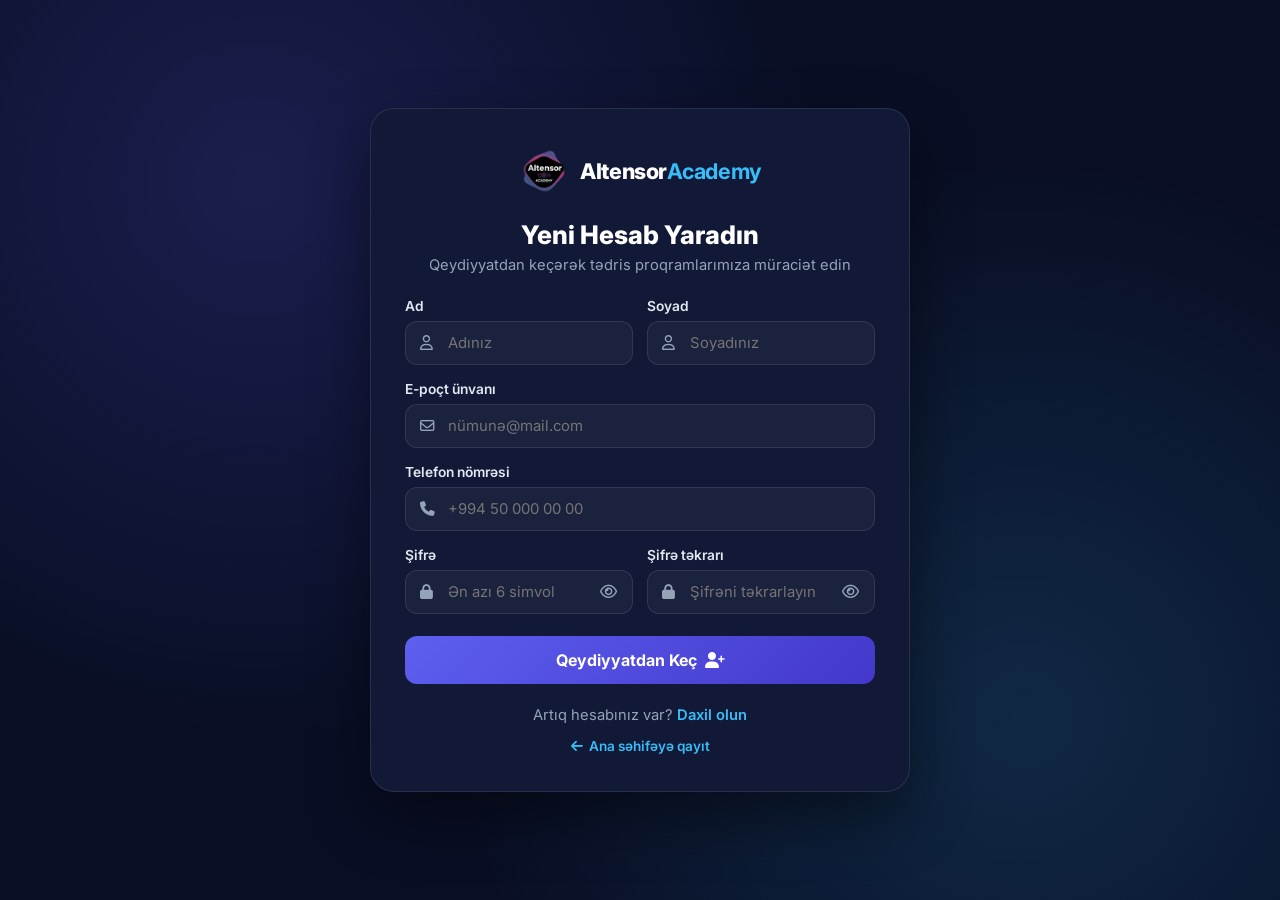
<file: register.html>
<!DOCTYPE html>
<html lang="az">
<head>
    <meta charset="UTF-8">
    <meta name="viewport" content="width=device-width, initial-scale=1.0">
    <title>Qeydiyyat | Altensor Academy</title>
    <link rel="preconnect" href="https://fonts.googleapis.com">
    <link rel="preconnect" href="https://fonts.gstatic.com" crossorigin>
    <link href="https://fonts.googleapis.com/css2?family=Inter:wght@400;500;600;700;800&display=swap" rel="stylesheet">
    <link rel="stylesheet" href="https://cdnjs.cloudflare.com/ajax/libs/font-awesome/6.5.1/css/all.min.css">
    <style>
        :root {
            --bg-dark: #090E25;
            --card-bg: #111936;
            --primary: #5D5FEF;
            --accent: #38BDF8;
            --text-white: #FFFFFF;
            --text-muted: #94A3B8;
            --border-color: rgba(255, 255, 255, 0.1);
        }

        * {
            margin: 0;
            padding: 0;
            box-sizing: border-box;
            font-family: 'Inter', sans-serif;
        }

        body {
            min-height: 100vh;
            background: radial-gradient(circle at 20% 20%, rgba(93, 95, 239, 0.2), transparent 45%),
                        radial-gradient(circle at 80% 80%, rgba(56, 189, 248, 0.15), transparent 45%),
                        var(--bg-dark);
            color: var(--text-white);
            display: flex;
            align-items: center;
            justify-content: center;
            padding: 28px 20px;
        }

        .auth-wrapper {
            width: 100%;
            max-width: 540px;
            background: var(--card-bg);
            border: 1px solid var(--border-color);
            border-radius: 24px;
            padding: 36px 34px;
            box-shadow: 0 25px 60px rgba(0, 0, 0, 0.45);
        }

        .auth-logo {
            display: flex;
            align-items: center;
            justify-content: center;
            gap: 10px;
            text-decoration: none;
            color: var(--text-white);
            margin-bottom: 22px;
        }

        .auth-logo img {
            height: 52px;
            width: auto;
            object-fit: contain;
        }

        .auth-logo span {
            font-size: 1.35rem;
            font-weight: 800;
            letter-spacing: -0.02em;
        }

        .auth-logo span strong {
            color: var(--accent);
        }

        .auth-header {
            text-align: center;
            margin-bottom: 24px;
        }

        .auth-header h1 {
            font-size: 1.6rem;
            font-weight: 800;
            margin-bottom: 6px;
        }

        .auth-header p {
            color: var(--text-muted);
            font-size: 0.92rem;
        }

        .alert-box {
            display: none;
            padding: 12px 16px;
            border-radius: 12px;
            font-size: 0.9rem;
            font-weight: 500;
            margin-bottom: 18px;
        }

        .alert-error {
            background: rgba(239, 68, 68, 0.15);
            border: 1px solid rgba(239, 68, 68, 0.4);
            color: #FCA5A5;
        }

        .alert-success {
            background: rgba(16, 185, 129, 0.15);
            border: 1px solid rgba(16, 185, 129, 0.4);
            color: #6EE7B7;
        }

        .form-row {
            display: grid;
            grid-template-columns: 1fr 1fr;
            gap: 14px;
        }

        .form-group {
            margin-bottom: 16px;
        }

        .form-group label {
            display: block;
            font-size: 0.86rem;
            font-weight: 600;
            color: #E2E8F0;
            margin-bottom: 7px;
        }

        .input-wrapper {
            position: relative;
        }

        .input-wrapper > i {
            position: absolute;
            left: 15px;
            top: 50%;
            transform: translateY(-50%);
            color: var(--text-muted);
            font-size: 0.92rem;
            pointer-events: none;
        }

        .form-control {
            width: 100%;
            padding: 12px 14px 12px 42px;
            background: rgba(255, 255, 255, 0.04);
            border: 1px solid var(--border-color);
            border-radius: 12px;
            color: var(--text-white);
            font-size: 0.93rem;
            outline: none;
            transition: all 0.25s ease;
        }

        .form-control:focus {
            border-color: var(--primary);
            background: rgba(93, 95, 239, 0.08);
            box-shadow: 0 0 0 3px rgba(93, 95, 239, 0.2);
        }

        .btn-submit {
            width: 100%;
            padding: 14px;
            background: linear-gradient(135deg, var(--primary), #4338CA);
            color: var(--text-white);
            border: none;
            border-radius: 12px;
            font-size: 1rem;
            font-weight: 700;
            cursor: pointer;
            transition: all 0.25s ease;
            margin-top: 6px;
            display: flex;
            align-items: center;
            justify-content: center;
            gap: 8px;
        }

        .btn-submit:hover {
            transform: translateY(-2px);
            box-shadow: 0 10px 25px rgba(93, 95, 239, 0.4);
        }

        .btn-submit:disabled {
            opacity: 0.65;
            cursor: not-allowed;
            transform: none;
        }

        .auth-footer {
            margin-top: 22px;
            text-align: center;
            font-size: 0.92rem;
            color: var(--text-muted);
        }

        .auth-footer a {
            color: var(--accent);
            text-decoration: none;
            font-weight: 600;
        }

        .auth-footer a:hover {
            text-decoration: underline;
        }

        .back-home {
            display: inline-flex;
            align-items: center;
            gap: 6px;
            margin-top: 14px;
            color: var(--text-muted);
            font-size: 0.85rem;
            text-decoration: none;
        }

        .back-home:hover {
            color: var(--text-white);
        }

        .toggle-password {
            position: absolute;
            right: 12px;
            top: 50%;
            transform: translateY(-50%);
            background: none;
            border: none;
            color: var(--text-muted);
            cursor: pointer;
            padding: 4px;
            font-size: 0.95rem;
            display: inline-flex;
            align-items: center;
            justify-content: center;
            transition: color 0.2s;
            z-index: 2;
        }

        .toggle-password:hover {
            color: var(--text-white);
        }

        .input-wrapper input.has-eye {
            padding-right: 42px;
        }

        @media (max-width: 520px) {
            .form-row {
                grid-template-columns: 1fr;
                gap: 0;
            }
        }
    </style>
</head>
<body>

    <div class="auth-wrapper">
        <a href="index.html" class="auth-logo">
            <img src="assets/images/logo.png" alt="Altensor Academy">
            <span>Altensor<strong>Academy</strong></span>
        </a>

        <div class="auth-header">
            <h1>Yeni Hesab Yaradın</h1>
            <p>Qeydiyyatdan keçərək tədris proqramlarımıza müraciət edin</p>
        </div>

        <div id="alertBox" class="alert-box"></div>

        <form id="registerForm">
            <div class="form-row">
                <div class="form-group">
                    <label for="firstName">Ad</label>
                    <div class="input-wrapper">
                        <i class="fa-regular fa-user"></i>
                        <input type="text" id="firstName" class="form-control" placeholder="Adınız" required>
                    </div>
                </div>
                <div class="form-group">
                    <label for="lastName">Soyad</label>
                    <div class="input-wrapper">
                        <i class="fa-regular fa-user"></i>
                        <input type="text" id="lastName" class="form-control" placeholder="Soyadınız" required>
                    </div>
                </div>
            </div>

            <div class="form-group">
                <label for="email">E-poçt ünvanı</label>
                <div class="input-wrapper">
                    <i class="fa-regular fa-envelope"></i>
                    <input type="email" id="email" class="form-control" placeholder="nümunə@mail.com" required>
                </div>
            </div>

            <div class="form-group">
                <label for="phoneNumber">Telefon nömrəsi</label>
                <div class="input-wrapper">
                    <i class="fa-solid fa-phone"></i>
                    <input type="tel" id="phoneNumber" class="form-control" placeholder="+994 50 000 00 00" required>
                </div>
            </div>

            <div class="form-row">
                <div class="form-group">
                    <label for="password">Şifrə</label>
                    <div class="input-wrapper">
                        <i class="fa-solid fa-lock"></i>
                        <input type="password" id="password" class="form-control has-eye" placeholder="Ən azı 6 simvol" minlength="6" required>
                        <button type="button" class="toggle-password" onclick="togglePasswordVisibility('password', this)" aria-label="Şifrəni göstər">
                            <i class="fa-regular fa-eye"></i>
                        </button>
                    </div>
                </div>
                <div class="form-group">
                    <label for="confirmPassword">Şifrə təkrarı</label>
                    <div class="input-wrapper">
                        <i class="fa-solid fa-lock"></i>
                        <input type="password" id="confirmPassword" class="form-control has-eye" placeholder="Şifrəni təkrarlayın" minlength="6" required>
                        <button type="button" class="toggle-password" onclick="togglePasswordVisibility('confirmPassword', this)" aria-label="Şifrəni göstər">
                            <i class="fa-regular fa-eye"></i>
                        </button>
                    </div>
                </div>
            </div>

            <button type="submit" id="submitBtn" class="btn-submit">
                <span>Qeydiyyatdan Keç</span>
                <i class="fa-solid fa-user-plus"></i>
            </button>
        </form>

        <div class="auth-footer">
            <p>Artıq hesabınız var? <a href="login.html">Daxil olun</a></p>
            <a href="index.html" class="back-home">
                <i class="fa-solid fa-arrow-left"></i> Ana səhifəyə qayıt
            </a>
        </div>
    </div>

    <script src="js/config.js?v=2"></script>
    <script>
        function togglePasswordVisibility(inputId, btn) {
            const input = document.getElementById(inputId);
            if (!input) return;
            const isHidden = input.type === "password";
            input.type = isHidden ? "text" : "password";
            btn.innerHTML = isHidden
                ? '<i class="fa-regular fa-eye-slash"></i>'
                : '<i class="fa-regular fa-eye"></i>';
        }
        const registerForm = document.getElementById("registerForm");
        const alertBox = document.getElementById("alertBox");
        const submitBtn = document.getElementById("submitBtn");

        function showAlert(message, isSuccess = false) {
            alertBox.textContent = message;
            alertBox.className = "alert-box " + (isSuccess ? "alert-success" : "alert-error");
            alertBox.style.display = "block";
        }

        registerForm.addEventListener("submit", async (e) => {
            e.preventDefault();
            alertBox.style.display = "none";

            const firstName = document.getElementById("firstName").value.trim();
            const lastName = document.getElementById("lastName").value.trim();
            const email = document.getElementById("email").value.trim();
            const phoneNumber = document.getElementById("phoneNumber").value.trim();
            const password = document.getElementById("password").value;
            const confirmPassword = document.getElementById("confirmPassword").value;

            if (password !== confirmPassword) {
                showAlert("Şifrələr bir-birinə uyğun gəlmir!");
                return;
            }

            submitBtn.disabled = true;
            submitBtn.innerHTML = '<i class="fa-solid fa-spinner fa-spin"></i> Qeydiyyat aparılır...';

            try {
                const response = await fetch(`${API_BASE_URL}/auth/register`, {
                    method: "POST",
                    headers: { "Content-Type": "application/json" },
                    body: JSON.stringify({
                        firstName,
                        lastName,
                        email,
                        phoneNumber,
                        password,
                        confirmPassword
                    })
                });

                const data = await response.json();

                if (!response.ok || !data.succeeded) {
                    showAlert(data.message || "Qeydiyyat zamanı xəta baş verdi.");
                    submitBtn.disabled = false;
                    submitBtn.innerHTML = '<span>Qeydiyyatdan Keç</span><i class="fa-solid fa-user-plus"></i>';
                    return;
                }

                const targetEmail = data.email || email;
                if (data.requiresEmailVerification || !data.token) {
                    sessionStorage.setItem("pendingVerifyEmail", targetEmail);
                    showAlert(data.message || "Qeydiyyat tamamlandı! E-poçt təsdiq səhifəsinə yönləndirilirsiniz...", true);
                    setTimeout(() => {
                        window.location.href = `verify-email.html?email=${encodeURIComponent(targetEmail)}`;
                    }, 900);
                    return;
                }

                saveAuthData(data);
                showAlert("Qeydiyyat uğurla tamamlandı! Ana səhifəyə yönləndirilirsiniz...", true);

                setTimeout(() => {
                    window.location.href = "index.html";
                }, 800);
            } catch (error) {
                showAlert("Serverlə əlaqə yaratmaq mümkün olmadı. Backend-in işlədiyindən əmin olun.");
                submitBtn.disabled = false;
                submitBtn.innerHTML = '<span>Qeydiyyatdan Keç</span><i class="fa-solid fa-user-plus"></i>';
            }
        });
    </script>
</body>
</html>
</file>
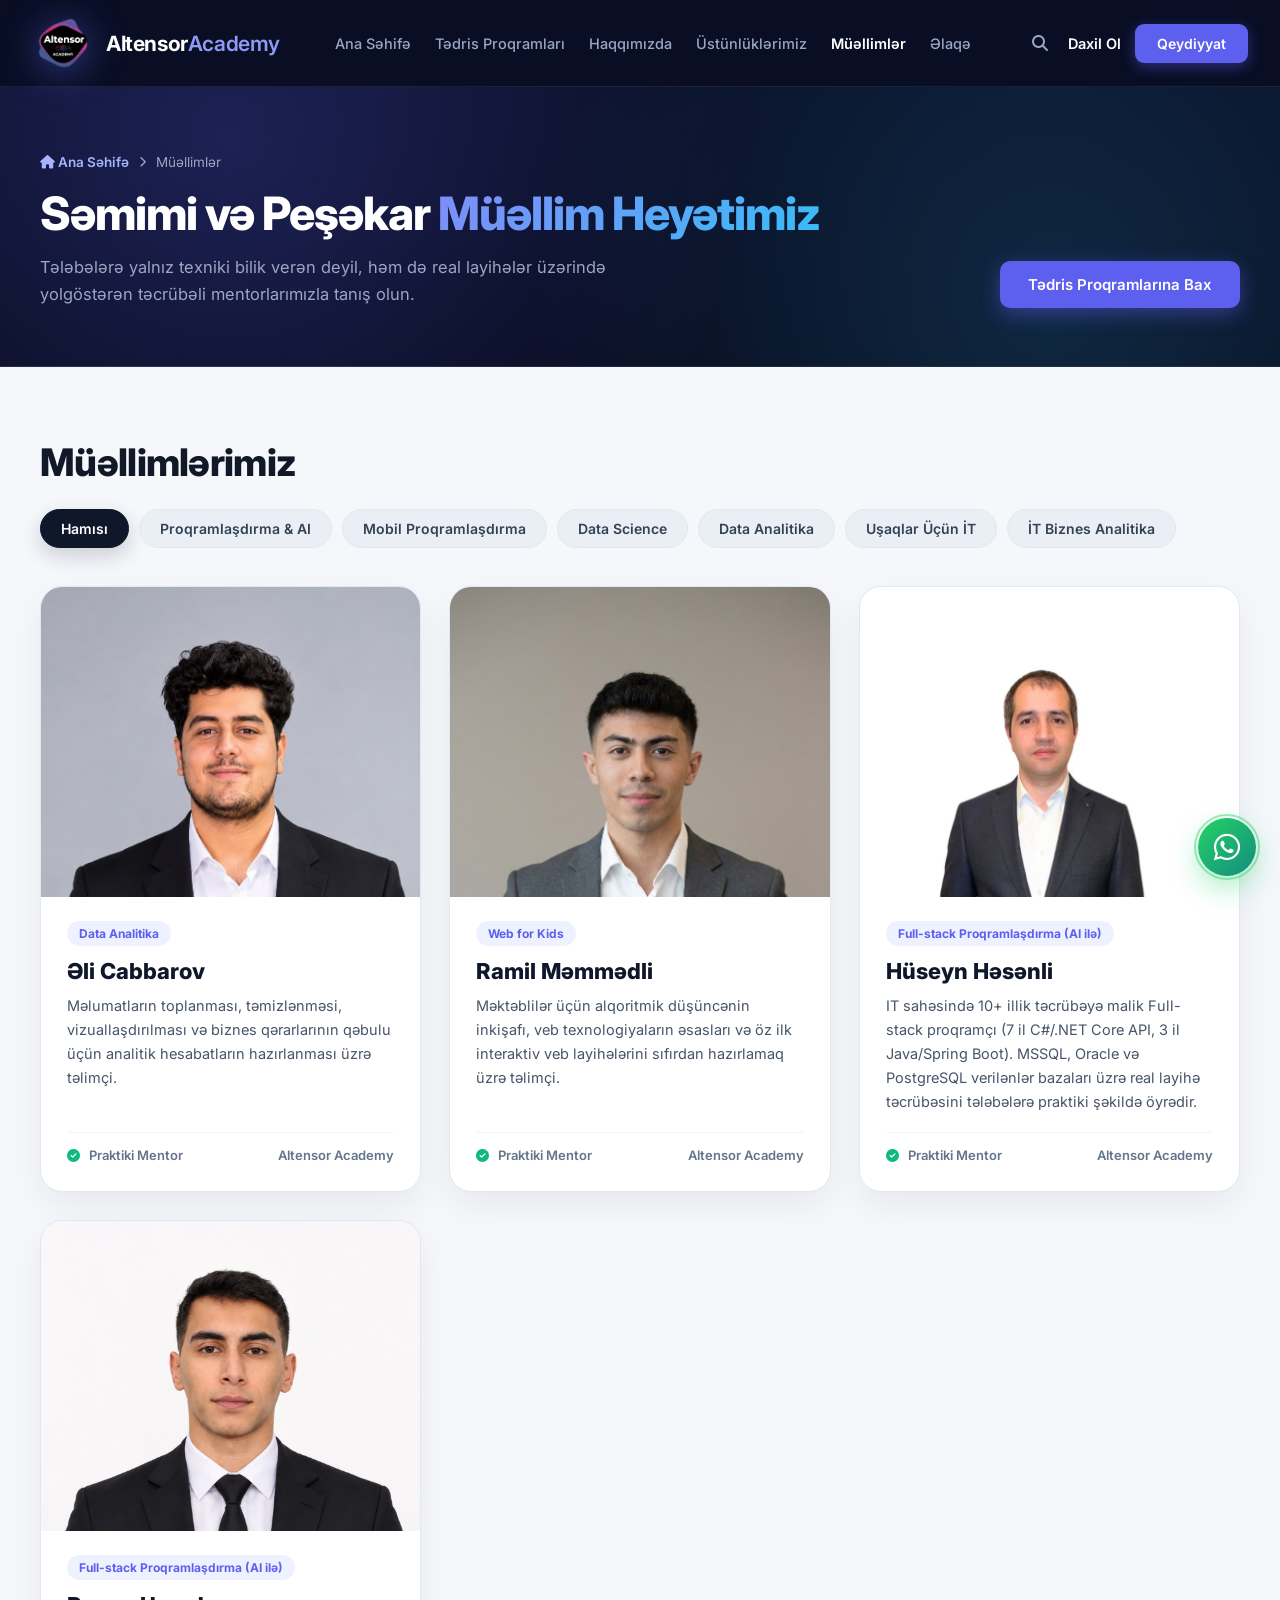
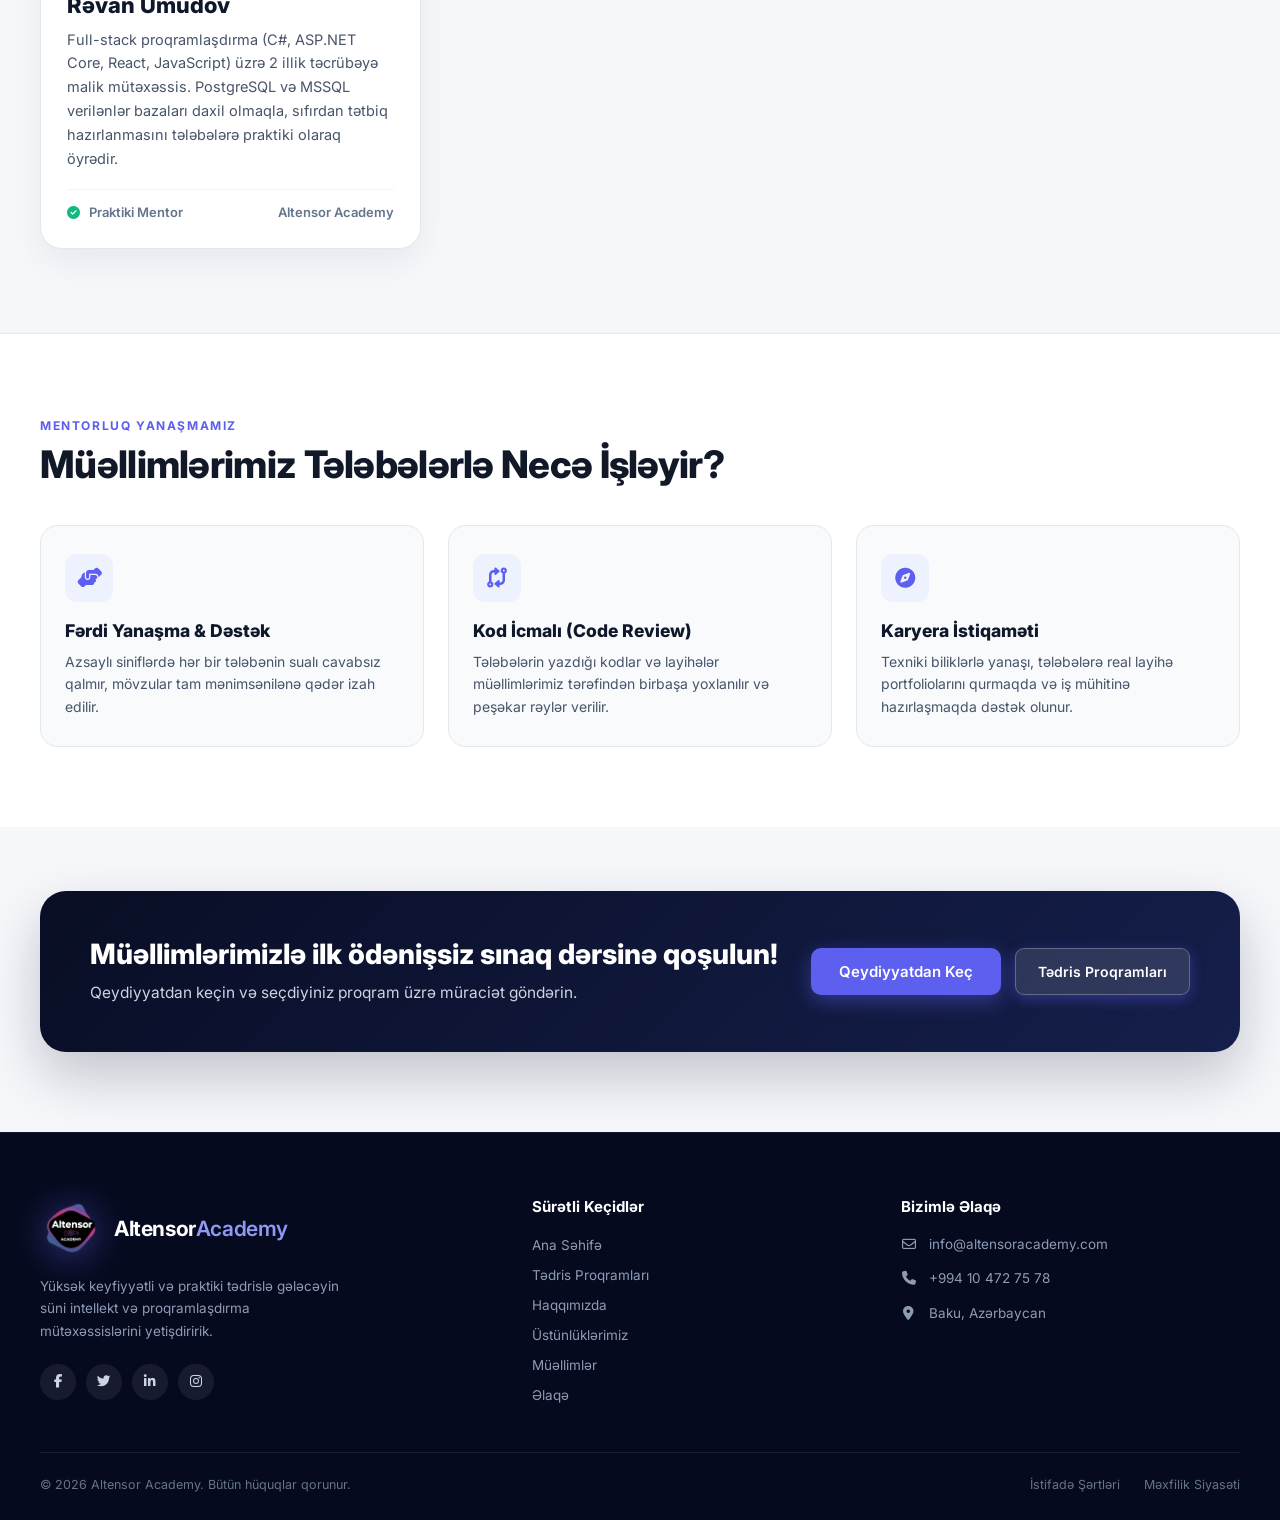
<file: teachers.html>
<!DOCTYPE html>
<html lang="az">
<head>
  <meta charset="UTF-8">
  <meta name="viewport" content="width=device-width, initial-scale=1.0">
  <title>Müəllimlər | Altensor Academy</title>

  <link rel="preconnect" href="https://fonts.googleapis.com">
  <link rel="preconnect" href="https://fonts.gstatic.com" crossorigin>
  <link href="https://fonts.googleapis.com/css2?family=Inter:wght@400;500;600;700;800&display=swap" rel="stylesheet">
  <link rel="stylesheet" href="https://cdnjs.cloudflare.com/ajax/libs/font-awesome/6.5.1/css/all.min.css">
  <link rel="stylesheet" href="css/style.css?v=2">
</head>
<body>

  <!-- TOP NAVIGATION BAR -->
  <header class="header-nav">
    <div class="nav-container">
      <a href="index.html" class="brand-logo" title="Altensor Academy">
        <img src="assets/images/logo.png" alt="Altensor Academy Loqo" class="main-logo-img">
        <div class="brand-name">
          Altensor<span>Academy</span>
        </div>
      </a>

      <ul class="nav-menu">
        <li><a href="index.html" class="nav-link">Ana Səhifə</a></li>
        <li class="nav-item-dropdown">
          <a href="courses.html" class="nav-link">
            Tədris Proqramları
          </a>
          <div class="mega-menu-dropdown" id="megaMenuDropdown">
            <div class="mega-sidebar" id="megaSidebar">
              <a href="courses.html?cat=proqramlasdirma" class="mega-cat-item active" data-cat="proqramlasdirma">
                <span class="mega-cat-title">Proqramlaşdırma & AI</span>
                <span class="mega-cat-sub">AI funksiyalı tam veb tətbiqlər</span>
              </a>
              <a href="courses.html?cat=mobil" class="mega-cat-item" data-cat="mobil">
                <span class="mega-cat-title">Mobil Proqramlaşdırma</span>
                <span class="mega-cat-sub">Android/iOS tətbiq və C# server</span>
              </a>
              <a href="courses.html?cat=datascience" class="mega-cat-item" data-cat="datascience">
                <span class="mega-cat-title">Süni İntellekt & Data</span>
                <span class="mega-cat-sub">Python ilə data təhlili və ML modeli</span>
              </a>
              <a href="courses.html?cat=analitika" class="mega-cat-item" data-cat="analitika">
                <span class="mega-cat-title">Data Analitika</span>
                <span class="mega-cat-sub">SQL ilə data və Power BI dashboard</span>
              </a>
              <a href="courses.html?cat=kids" class="mega-cat-item" data-cat="kids">
                <span class="mega-cat-title">Uşaqlar Üçün İT</span>
                <span class="mega-cat-sub">Öz saytını, oyununu və viktorinanı yarat</span>
              </a>
              <a href="courses.html?cat=biznes" class="mega-cat-item" data-cat="biznes">
                <span class="mega-cat-title">İT Biznes Analitika</span>
                <span class="mega-cat-sub">Biznes tələbi və texniki tapşırıq</span>
              </a>
            </div>
            <div class="mega-content">
              <div class="mega-courses-grid" id="megaCoursesGrid"></div>
              <div class="mega-footer">
                <span>Bütün tədris sahələri 100% praktiki layihələr üzərində qurulub</span>
                <a href="courses.html" class="mega-all-link">
                  Bütün tədris sahələri <i class="fa-solid fa-arrow-right"></i>
                </a>
              </div>
            </div>
          </div>
        </li>
        <li><a href="about.html" class="nav-link">Haqqımızda</a></li>
        <li><a href="why-us.html" class="nav-link">Üstünlüklərimiz</a></li>
        <li><a href="teachers.html" class="nav-link active">Müəllimlər</a></li>
        <li><a href="contact.html" class="nav-link">Əlaqə</a></li>
      </ul>

      <div class="nav-actions">
        <button class="btn-search" aria-label="Axtarış" title="Axtarış">
          <i class="fa-solid fa-magnifying-glass"></i>
        </button>
        <a href="login.html" class="link-login">Daxil Ol</a>
        <a href="register.html" class="btn-signup">Qeydiyyat</a>
        <button class="mobile-menu-btn" aria-label="Menyu">
          <i class="fa-solid fa-bars"></i>
        </button>
      </div>
    </div>
  </header>

  <!-- HERO SECTION -->
  <section class="courses-page-hero">
    <div class="courses-hero-inner">
      <div class="breadcrumb-trail">
        <a href="index.html"><i class="fa-solid fa-house"></i> Ana Səhifə</a>
        <i class="fa-solid fa-chevron-right" style="font-size: 11px;"></i>
        <span>Müəllimlər</span>
      </div>

      <div class="courses-hero-top">
        <div>
          <h1 class="courses-hero-title">
            Səmimi və Peşəkar <span>Müəllim Heyətimiz</span>
          </h1>
          <p class="courses-hero-sub">
            Tələbələrə yalnız texniki bilik verən deyil, həm də real layihələr üzərində yolgöstərən təcrübəli mentorlarımızla tanış olun.
          </p>
        </div>
        <div>
          <a href="courses.html" class="btn-explore">Tədris Proqramlarına Bax</a>
        </div>
      </div>
    </div>
  </section>

  <!-- MÜƏLLİMLƏR & SAHƏ ÜZRƏ FİLTR -->
  <section class="study-fields-section">
    <div class="study-fields-container">
      <h2 class="study-fields-title">Müəllimlərimiz</h2>

      <div class="filter-pills-row" id="teacherFilters">
        <button type="button" class="filter-pill-btn active" data-filter="all">Hamısı</button>
        <button type="button" class="filter-pill-btn" data-filter="proqramlasdirma">Proqramlaşdırma & AI</button>
        <button type="button" class="filter-pill-btn" data-filter="mobil">Mobil Proqramlaşdırma</button>
        <button type="button" class="filter-pill-btn" data-filter="datascience">Data Science</button>
        <button type="button" class="filter-pill-btn" data-filter="analitika">Data Analitika</button>
        <button type="button" class="filter-pill-btn" data-filter="kids">Uşaqlar Üçün İT</button>
        <button type="button" class="filter-pill-btn" data-filter="biznes">İT Biznes Analitika</button>
      </div>

      <div class="teachers-grid" id="teachersPageGrid">
        <!-- JS tərəfindən dinamik render edilir -->
      </div>
    </div>
  </section>

  <!-- MENTORLUQ YANAŞMAMIZ -->
  <section class="edu-model-section">
    <div class="study-fields-container">
      <span class="section-tag">MENTORLUQ YANAŞMAMIZ</span>
      <h2 class="study-fields-title" style="margin-bottom: 10px;">Müəllimlərimiz Tələbələrlə Necə İşləyir?</h2>

      <div class="edu-model-grid" style="grid-template-columns: repeat(3, 1fr);">
        <div class="edu-model-card">
          <div class="edu-model-icon"><i class="fa-solid fa-handshake-angle"></i></div>
          <h4>Fərdi Yanaşma & Dəstək</h4>
          <p>Azsaylı siniflərdə hər bir tələbənin sualı cavabsız qalmır, mövzular tam mənimsənilənə qədər izah edilir.</p>
        </div>

        <div class="edu-model-card">
          <div class="edu-model-icon"><i class="fa-solid fa-code-compare"></i></div>
          <h4>Kod İcmalı (Code Review)</h4>
          <p>Tələbələrin yazdığı kodlar və layihələr müəllimlərimiz tərəfindən birbaşa yoxlanılır və peşəkar rəylər verilir.</p>
        </div>

        <div class="edu-model-card">
          <div class="edu-model-icon"><i class="fa-solid fa-compass"></i></div>
          <h4>Karyera İstiqaməti</h4>
          <p>Texniki biliklərlə yanaşı, tələbələrə real layihə portfoliolarını qurmaqda və iş mühitinə hazırlaşmaqda dəstək olunur.</p>
        </div>
      </div>
    </div>
  </section>

  <!-- CTA BANNER -->
  <section class="courses-cta-section" style="padding-top: 64px;">
    <div class="study-fields-container">
      <div class="courses-cta-box">
        <div class="courses-cta-text">
          <h3>Müəllimlərimizlə ilk ödənişsiz sınaq dərsinə qoşulun!</h3>
          <p>Qeydiyyatdan keçin və seçdiyiniz proqram üzrə müraciət göndərin.</p>
        </div>
        <div class="courses-cta-actions">
          <a href="register.html" class="btn-explore">Qeydiyyatdan Keç</a>
          <a href="courses.html" class="btn-signup" style="background: rgba(255,255,255,0.12); border: 1px solid rgba(255,255,255,0.25);">
            Tədris Proqramları
          </a>
        </div>
      </div>
    </div>
  </section>

  <!-- FOOTER -->
  <footer class="site-footer" id="contact">
    <div class="footer-container">
      <div class="footer-top">
        <div class="footer-col footer-brand-col">
          <a href="index.html" class="brand-logo footer-logo">
            <img src="assets/images/logo.png" alt="Altensor Academy" class="main-logo-img">
            <div class="brand-name">
              Altensor<span>Academy</span>
            </div>
          </a>
          <p class="footer-desc">
            Yüksək keyfiyyətli və praktiki tədrislə gələcəyin süni intellekt və proqramlaşdırma mütəxəssislərini yetişdiririk.
          </p>
          <div class="footer-socials">
            <a href="#" class="social-circle" aria-label="Facebook"><i class="fa-brands fa-facebook-f"></i></a>
            <a href="#" class="social-circle" aria-label="Twitter"><i class="fa-brands fa-twitter"></i></a>
            <a href="#" class="social-circle" aria-label="LinkedIn"><i class="fa-brands fa-linkedin-in"></i></a>
            <a href="https://www.instagram.com/altensor.academy/" target="_blank" rel="noopener noreferrer" class="social-circle" aria-label="Instagram"><i class="fa-brands fa-instagram"></i></a>
          </div>
        </div>

        <div class="footer-col">
          <h4 class="footer-heading">Sürətli Keçidlər</h4>
          <ul class="footer-links">
            <li><a href="index.html">Ana Səhifə</a></li>
            <li><a href="courses.html">Tədris Proqramları</a></li>
            <li><a href="about.html">Haqqımızda</a></li>
            <li><a href="why-us.html">Üstünlüklərimiz</a></li>
            <li><a href="teachers.html">Müəllimlər</a></li>
            <li><a href="contact.html">Əlaqə</a></li>
          </ul>
        </div>

        <div class="footer-col">
          <h4 class="footer-heading">Bizimlə Əlaqə</h4>
          <ul class="footer-contact-list">
            <li>
              <i class="fa-regular fa-envelope"></i>
              <a href="mailto:info@altensoracademy.com">info@altensoracademy.com</a>
            </li>
            <li>
              <i class="fa-solid fa-phone"></i>
              <a href="tel:+994104727578">+994 10 472 75 78</a>
            </li>
            <li>
              <i class="fa-solid fa-location-dot"></i>
              <span>Baku, Azərbaycan</span>
            </li>
          </ul>
        </div>
      </div>

      <div class="footer-bottom">
        <p class="copyright-text">© 2026 Altensor Academy. Bütün hüquqlar qorunur.</p>
        <div class="footer-bottom-links">
          <a href="#">İstifadə Şərtləri</a>
          <a href="#">Məxfilik Siyasəti</a>
        </div>
      </div>
    </div>
  </footer>

  <script src="js/config.js?v=2"></script>
  <script src="js/main.js?v=2"></script>
</body>
</html>
</file>
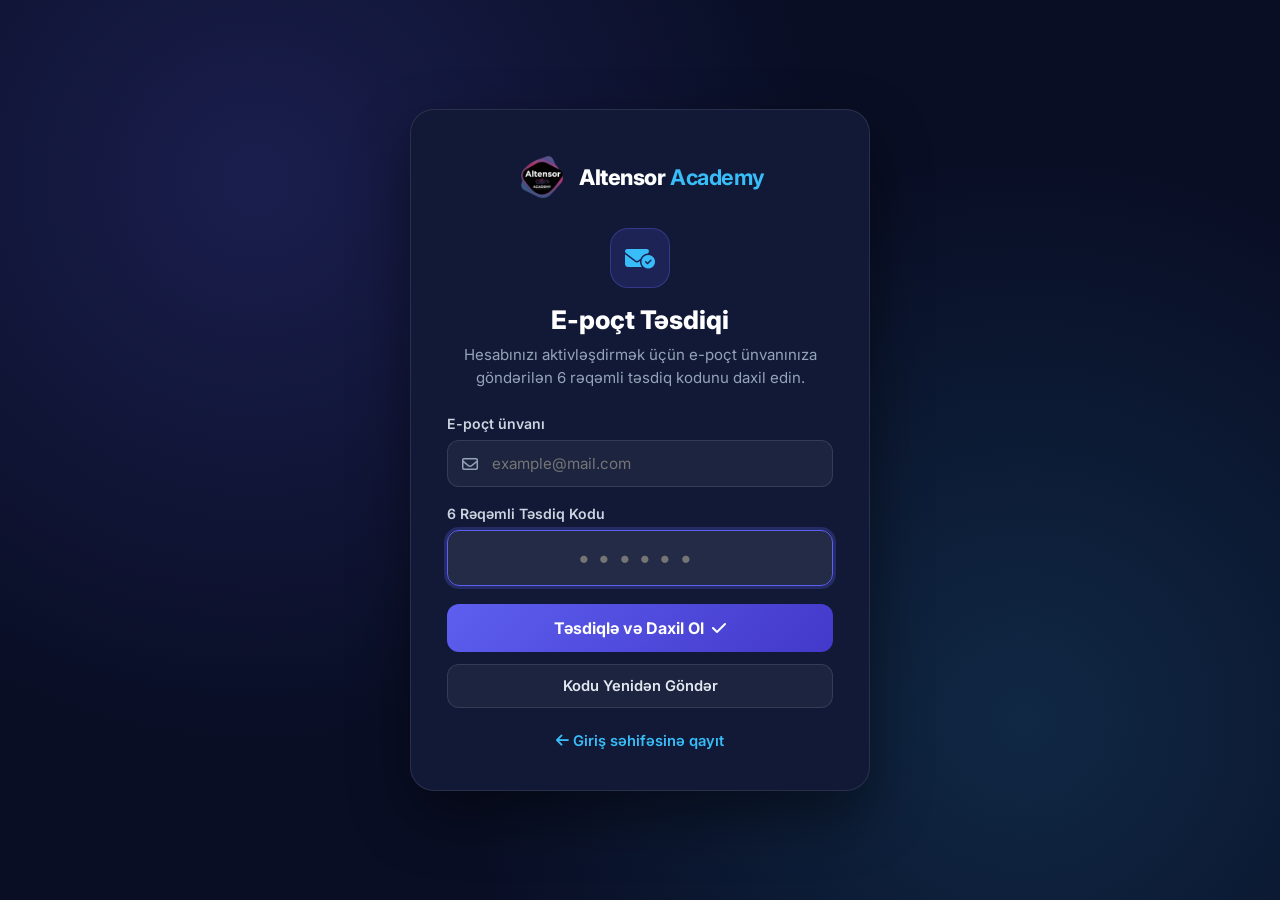
<file: verify-email.html>
<!DOCTYPE html>
<html lang="az">
<head>
    <meta charset="UTF-8">
    <meta name="viewport" content="width=device-width, initial-scale=1.0">
    <title>E-poçt Təsdiqi | Altensor Academy</title>
    <link rel="preconnect" href="https://fonts.googleapis.com">
    <link rel="preconnect" href="https://fonts.gstatic.com" crossorigin>
    <link href="https://fonts.googleapis.com/css2?family=Inter:wght@400;500;600;700;800&display=swap" rel="stylesheet">
    <link rel="stylesheet" href="https://cdnjs.cloudflare.com/ajax/libs/font-awesome/6.5.1/css/all.min.css">
    <style>
        :root {
            --bg-dark: #090E25;
            --card-bg: #111936;
            --primary: #5D5FEF;
            --primary-hover: #4B4DDB;
            --accent: #38BDF8;
            --text-white: #FFFFFF;
            --text-muted: #94A3B8;
            --border-color: rgba(255, 255, 255, 0.1);
            --danger: #EF4444;
            --success: #10B981;
        }

        * {
            margin: 0;
            padding: 0;
            box-sizing: border-box;
            font-family: 'Inter', sans-serif;
        }

        body {
            min-height: 100vh;
            background: radial-gradient(circle at 20% 20%, rgba(93, 95, 239, 0.2), transparent 45%),
                        radial-gradient(circle at 80% 80%, rgba(56, 189, 248, 0.15), transparent 45%),
                        var(--bg-dark);
            color: var(--text-white);
            display: flex;
            align-items: center;
            justify-content: center;
            padding: 24px;
        }

        .auth-wrapper {
            width: 100%;
            max-width: 460px;
            background: var(--card-bg);
            border: 1px solid var(--border-color);
            border-radius: 24px;
            padding: 40px 36px;
            box-shadow: 0 25px 60px rgba(0, 0, 0, 0.45);
        }

        .auth-logo {
            display: flex;
            align-items: center;
            justify-content: center;
            gap: 10px;
            text-decoration: none;
            color: var(--text-white);
            margin-bottom: 24px;
        }

        .auth-logo img {
            height: 54px;
            width: auto;
            object-fit: contain;
        }

        .auth-logo span {
            font-size: 1.35rem;
            font-weight: 800;
            letter-spacing: -0.02em;
        }

        .auth-logo span strong {
            color: var(--accent);
        }

        .verify-badge {
            width: 60px;
            height: 60px;
            margin: 0 auto 16px;
            border-radius: 18px;
            background: rgba(93, 95, 239, 0.16);
            border: 1px solid rgba(93, 95, 239, 0.35);
            display: flex;
            align-items: center;
            justify-content: center;
            color: var(--accent);
            font-size: 1.5rem;
        }

        .auth-header {
            text-align: center;
            margin-bottom: 26px;
        }

        .auth-header h1 {
            font-size: 1.6rem;
            font-weight: 800;
            margin-bottom: 8px;
        }

        .auth-header p {
            color: var(--text-muted);
            font-size: 0.94rem;
            line-height: 1.55;
        }

        .auth-header .email-highlight {
            color: var(--accent);
            font-weight: 600;
            word-break: break-all;
        }

        .alert-box {
            display: none;
            padding: 12px 16px;
            border-radius: 12px;
            font-size: 0.9rem;
            font-weight: 500;
            margin-bottom: 18px;
        }

        .alert-error {
            background: rgba(239, 68, 68, 0.12);
            border: 1px solid rgba(239, 68, 68, 0.35);
            color: #FCA5A5;
        }

        .alert-success {
            background: rgba(16, 185, 129, 0.12);
            border: 1px solid rgba(16, 185, 129, 0.35);
            color: #6EE7B7;
        }

        .form-group {
            margin-bottom: 18px;
        }

        .form-group label {
            display: block;
            font-size: 0.88rem;
            font-weight: 600;
            color: #CBD5E1;
            margin-bottom: 8px;
        }

        .input-group {
            position: relative;
        }

        .input-group i {
            position: absolute;
            left: 15px;
            top: 50%;
            transform: translateY(-50%);
            color: var(--text-muted);
        }

        .input-group input {
            width: 100%;
            padding: 13px 16px 13px 44px;
            border-radius: 12px;
            background: rgba(255, 255, 255, 0.05);
            border: 1px solid var(--border-color);
            color: var(--text-white);
            font-size: 0.95rem;
            transition: all 0.25s ease;
        }

        .input-group input.code-input {
            text-align: center;
            padding-left: 16px;
            font-size: 1.45rem;
            font-weight: 800;
            letter-spacing: 0.45em;
        }

        .input-group input:focus {
            outline: none;
            border-color: var(--primary);
            background: rgba(255, 255, 255, 0.08);
            box-shadow: 0 0 0 3px rgba(93, 95, 239, 0.25);
        }

        .btn-submit {
            width: 100%;
            padding: 14px;
            border: none;
            border-radius: 12px;
            background: linear-gradient(135deg, var(--primary), #4338CA);
            color: white;
            font-size: 1rem;
            font-weight: 700;
            cursor: pointer;
            transition: all 0.25s ease;
            display: flex;
            align-items: center;
            justify-content: center;
            gap: 8px;
            margin-top: 8px;
        }

        .btn-submit:hover {
            transform: translateY(-1px);
            box-shadow: 0 10px 25px rgba(93, 95, 239, 0.4);
        }

        .btn-submit:disabled {
            opacity: 0.7;
            cursor: not-allowed;
            transform: none;
        }

        .btn-resend {
            width: 100%;
            margin-top: 12px;
            padding: 12px;
            border-radius: 12px;
            background: rgba(255, 255, 255, 0.05);
            border: 1px solid var(--border-color);
            color: #E2E8F0;
            font-size: 0.92rem;
            font-weight: 600;
            cursor: pointer;
            transition: all 0.2s ease;
        }

        .btn-resend:hover:not(:disabled) {
            background: rgba(255, 255, 255, 0.1);
            border-color: rgba(255, 255, 255, 0.22);
        }

        .btn-resend:disabled {
            opacity: 0.55;
            cursor: not-allowed;
        }

        .auth-footer {
            text-align: center;
            margin-top: 24px;
            font-size: 0.92rem;
            color: var(--text-muted);
        }

        .auth-footer a {
            color: var(--accent);
            font-weight: 600;
            text-decoration: none;
        }

        .auth-footer a:hover {
            text-decoration: underline;
        }
    </style>
</head>
<body>
    <div class="auth-wrapper">
        <a href="index.html" class="auth-logo">
            <img src="assets/images/logo.png" alt="Altensor Academy Logo">
            <span>Altensor <strong>Academy</strong></span>
        </a>

        <div class="verify-badge">
            <i class="fa-solid fa-envelope-circle-check"></i>
        </div>

        <div class="auth-header">
            <h1>E-poçt Təsdiqi</h1>
            <p id="verifySubtitle">
                Hesabınızı aktivləşdirmək üçün e-poçt ünvanınıza göndərilən 6 rəqəmli təsdiq kodunu daxil edin.
            </p>
        </div>

        <div id="alertBox" class="alert-box"></div>

        <form id="verifyForm">
            <div class="form-group" id="emailGroup">
                <label for="email">E-poçt ünvanı</label>
                <div class="input-group">
                    <i class="fa-regular fa-envelope"></i>
                    <input type="email" id="email" placeholder="example@mail.com" required>
                </div>
            </div>

            <div class="form-group">
                <label for="code">6 Rəqəmli Təsdiq Kodu</label>
                <div class="input-group">
                    <input type="text" id="code" class="code-input" maxlength="6" inputmode="numeric" pattern="[0-9]{6}" placeholder="••••••" required autofocus>
                </div>
            </div>

            <button type="submit" class="btn-submit" id="verifyBtn">
                <span>Təsdiqlə və Daxil Ol</span>
                <i class="fa-solid fa-check"></i>
            </button>

            <button type="button" class="btn-resend" id="resendBtn">
                Kodu Yenidən Göndər
            </button>
        </form>

        <div class="auth-footer">
            <a href="login.html"><i class="fa-solid fa-arrow-left"></i> Giriş səhifəsinə qayıt</a>
        </div>
    </div>

    <script src="js/config.js?v=2"></script>
    <script>
        const params = new URLSearchParams(window.location.search);
        const initialEmail = (params.get("email") || sessionStorage.getItem("pendingVerifyEmail") || "").trim();

        const emailInput = document.getElementById("email");
        const codeInput = document.getElementById("code");
        const verifySubtitle = document.getElementById("verifySubtitle");
        const alertBox = document.getElementById("alertBox");
        const verifyForm = document.getElementById("verifyForm");
        const verifyBtn = document.getElementById("verifyBtn");
        const resendBtn = document.getElementById("resendBtn");

        if (initialEmail) {
            emailInput.value = initialEmail;
            verifySubtitle.innerHTML = `<span class="email-highlight"></span> ünvanına göndərilən 6 rəqəmli təsdiq kodunu daxil edin.`;
            verifySubtitle.querySelector(".email-highlight").textContent = initialEmail;
        }

        function showAlert(message, isSuccess = false) {
            alertBox.textContent = message;
            alertBox.className = "alert-box " + (isSuccess ? "alert-success" : "alert-error");
            alertBox.style.display = "block";
        }

        codeInput.addEventListener("input", () => {
            codeInput.value = codeInput.value.replace(/\D/g, "").slice(0, 6);
        });

        verifyForm.addEventListener("submit", async (e) => {
            e.preventDefault();
            alertBox.style.display = "none";

            const email = emailInput.value.trim();
            const code = codeInput.value.trim();

            if (!email || code.length !== 6) {
                showAlert("Zəhmət olmasa e-poçtu və 6 rəqəmli kodu daxil edin.");
                return;
            }

            verifyBtn.disabled = true;
            verifyBtn.innerHTML = '<i class="fa-solid fa-spinner fa-spin"></i> Yoxlanılır...';

            try {
                const response = await fetch(`${API_BASE_URL}/auth/verify-email`, {
                    method: "POST",
                    headers: { "Content-Type": "application/json" },
                    body: JSON.stringify({ email, code })
                });

                const data = await response.json();

                if (!response.ok || !data.succeeded) {
                    showAlert(data.message || "Təsdiq kodu yanlışdır və ya müddəti bitib.");
                    verifyBtn.disabled = false;
                    verifyBtn.innerHTML = '<span>Təsdiqlə və Daxil Ol</span><i class="fa-solid fa-check"></i>';
                    return;
                }

                sessionStorage.removeItem("pendingVerifyEmail");
                saveAuthData(data);
                showAlert(data.message || "E-poçt təsdiqləndi! Yönləndirilirsiniz...", true);

                setTimeout(() => {
                    window.location.href = data.role === "Admin" ? "admin.html" : "index.html";
                }, 800);
            } catch (error) {
                showAlert("Serverlə əlaqə yaratmaq mümkün olmadı.");
                verifyBtn.disabled = false;
                verifyBtn.innerHTML = '<span>Təsdiqlə və Daxil Ol</span><i class="fa-solid fa-check"></i>';
            }
        });

        let resendCooldown = 0;
        let cooldownTimer = null;

        function startCooldown(seconds) {
            resendCooldown = seconds;
            resendBtn.disabled = true;
            resendBtn.textContent = `Yenidən göndər (${resendCooldown}s)`;
            clearInterval(cooldownTimer);
            cooldownTimer = setInterval(() => {
                resendCooldown -= 1;
                if (resendCooldown <= 0) {
                    clearInterval(cooldownTimer);
                    resendBtn.disabled = false;
                    resendBtn.textContent = "Kodu Yenidən Göndər";
                } else {
                    resendBtn.textContent = `Yenidən göndər (${resendCooldown}s)`;
                }
            }, 1000);
        }

        resendBtn.addEventListener("click", async () => {
            alertBox.style.display = "none";
            const email = emailInput.value.trim();
            if (!email) {
                showAlert("Zəhmət olmasa e-poçt ünvanınızı daxil edin.");
                return;
            }

            resendBtn.disabled = true;
            resendBtn.textContent = "Göndərilir...";

            try {
                const response = await fetch(`${API_BASE_URL}/auth/resend-verification`, {
                    method: "POST",
                    headers: { "Content-Type": "application/json" },
                    body: JSON.stringify({ email })
                });

                const data = await response.json();
                if (!response.ok || !data.succeeded) {
                    showAlert(data.message || "Kod göndərilə bilmədi.");
                    resendBtn.disabled = false;
                    resendBtn.textContent = "Kodu Yenidən Göndər";
                    return;
                }

                showAlert(data.message || "Yeni təsdiq kodu e-poçtunuza göndərildi.", true);
                startCooldown(30);
            } catch (error) {
                showAlert("Serverlə əlaqə yaratmaq mümkün olmadı.");
                resendBtn.disabled = false;
                resendBtn.textContent = "Kodu Yenidən Göndər";
            }
        });
    </script>
</body>
</html>
</file>
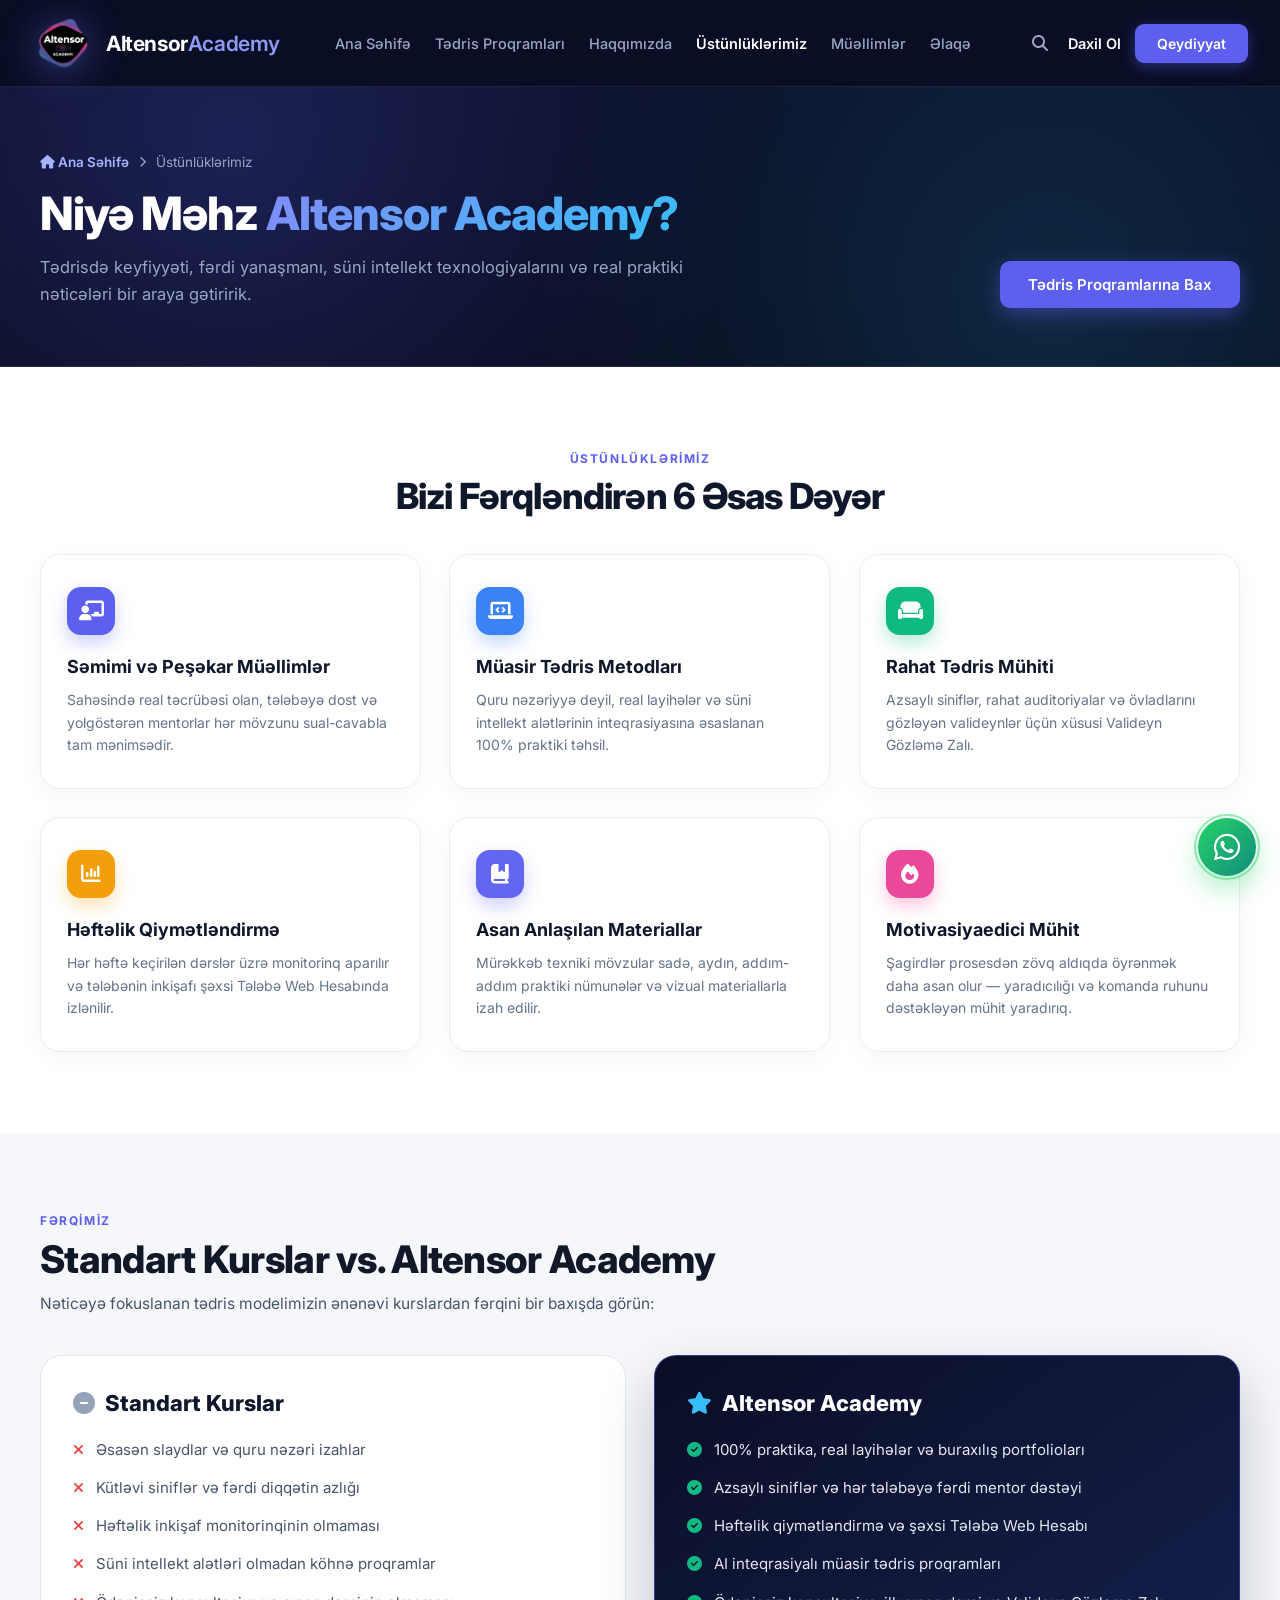
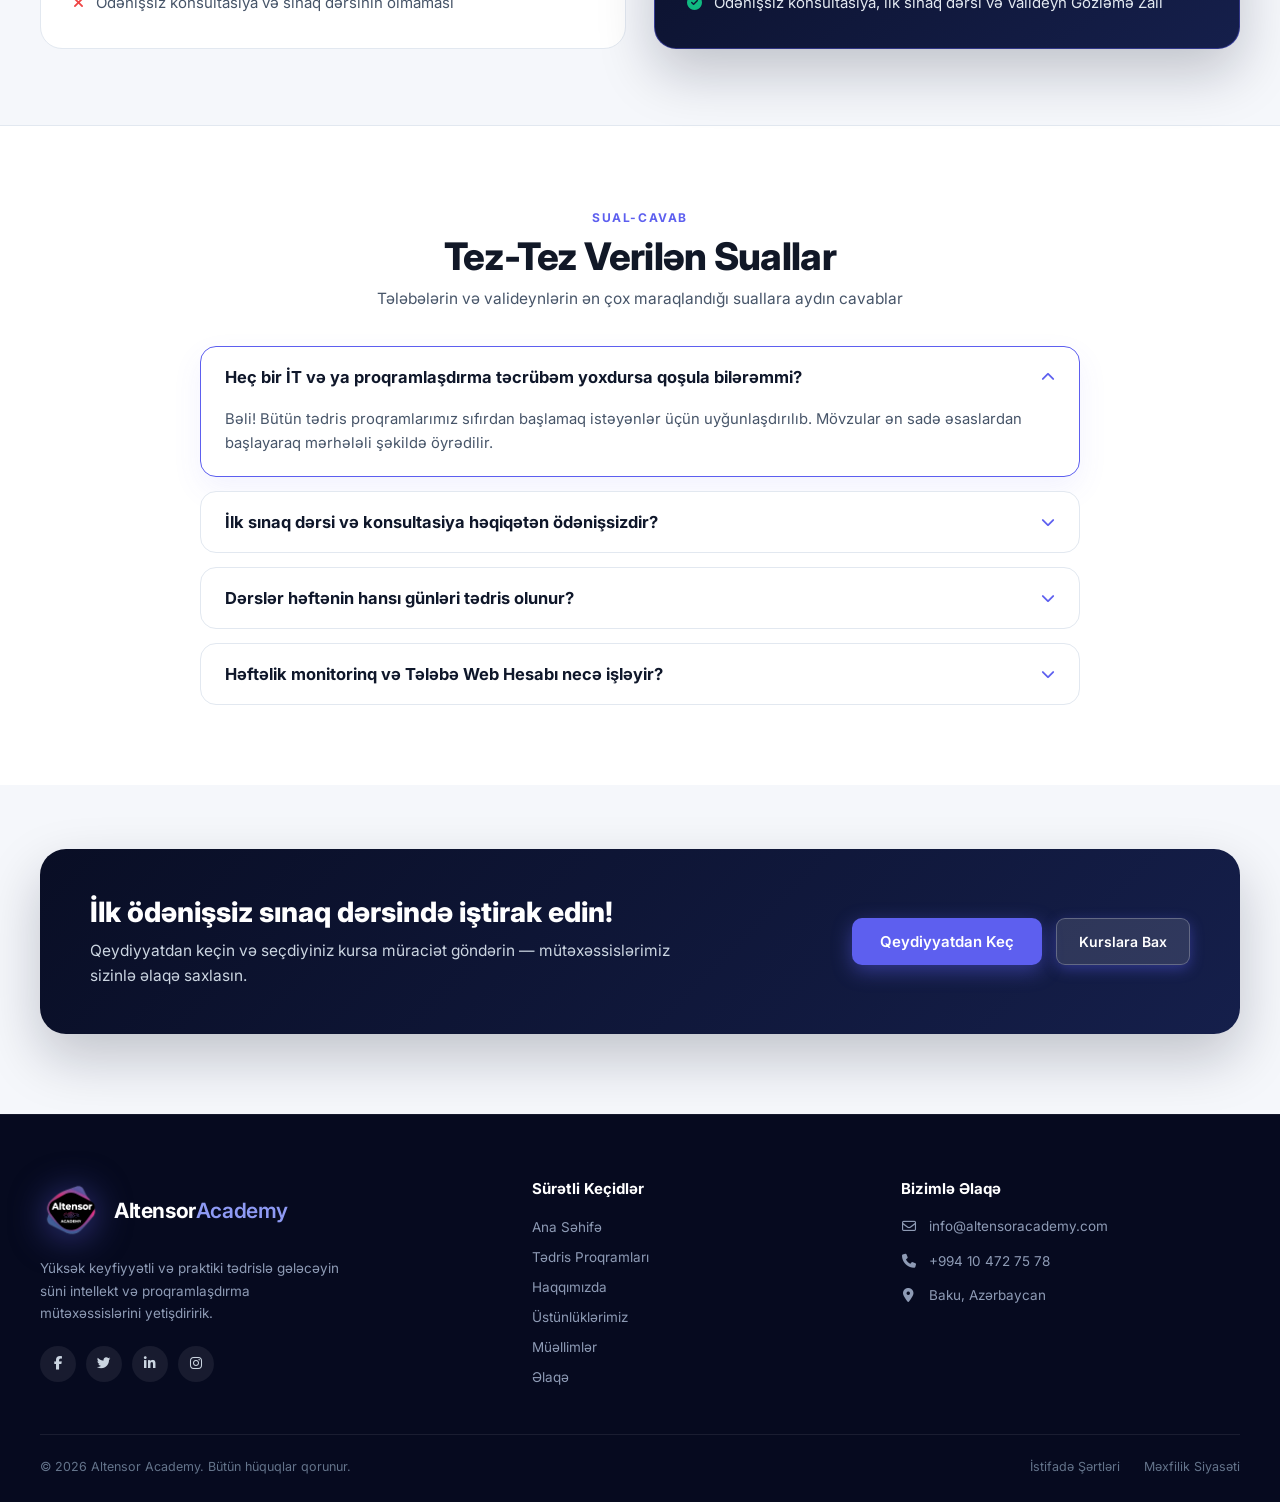
<file: why-us.html>
<!DOCTYPE html>
<html lang="az">
<head>
  <meta charset="UTF-8">
  <meta name="viewport" content="width=device-width, initial-scale=1.0">
  <title>Üstünlüklərimiz | Altensor Academy</title>

  <link rel="preconnect" href="https://fonts.googleapis.com">
  <link rel="preconnect" href="https://fonts.gstatic.com" crossorigin>
  <link href="https://fonts.googleapis.com/css2?family=Inter:wght@400;500;600;700;800&display=swap" rel="stylesheet">
  <link rel="stylesheet" href="https://cdnjs.cloudflare.com/ajax/libs/font-awesome/6.5.1/css/all.min.css">
  <link rel="stylesheet" href="css/style.css?v=2">
</head>
<body>

  <!-- TOP NAVIGATION BAR -->
  <header class="header-nav">
    <div class="nav-container">
      <a href="index.html" class="brand-logo" title="Altensor Academy">
        <img src="assets/images/logo.png" alt="Altensor Academy Loqo" class="main-logo-img">
        <div class="brand-name">
          Altensor<span>Academy</span>
        </div>
      </a>

      <ul class="nav-menu">
        <li><a href="index.html" class="nav-link">Ana Səhifə</a></li>
        <li class="nav-item-dropdown">
          <a href="courses.html" class="nav-link">
            Tədris Proqramları
          </a>
          <div class="mega-menu-dropdown" id="megaMenuDropdown">
            <div class="mega-sidebar" id="megaSidebar">
              <a href="courses.html?cat=proqramlasdirma" class="mega-cat-item active" data-cat="proqramlasdirma">
                <span class="mega-cat-title">Proqramlaşdırma & AI</span>
                <span class="mega-cat-sub">AI funksiyalı tam veb tətbiqlər</span>
              </a>
              <a href="courses.html?cat=mobil" class="mega-cat-item" data-cat="mobil">
                <span class="mega-cat-title">Mobil Proqramlaşdırma</span>
                <span class="mega-cat-sub">Android/iOS tətbiq və C# server</span>
              </a>
              <a href="courses.html?cat=datascience" class="mega-cat-item" data-cat="datascience">
                <span class="mega-cat-title">Süni İntellekt & Data</span>
                <span class="mega-cat-sub">Python ilə data təhlili və ML modeli</span>
              </a>
              <a href="courses.html?cat=analitika" class="mega-cat-item" data-cat="analitika">
                <span class="mega-cat-title">Data Analitika</span>
                <span class="mega-cat-sub">SQL ilə data və Power BI dashboard</span>
              </a>
              <a href="courses.html?cat=kids" class="mega-cat-item" data-cat="kids">
                <span class="mega-cat-title">Uşaqlar Üçün İT</span>
                <span class="mega-cat-sub">Öz saytını, oyununu və viktorinanı yarat</span>
              </a>
              <a href="courses.html?cat=biznes" class="mega-cat-item" data-cat="biznes">
                <span class="mega-cat-title">İT Biznes Analitika</span>
                <span class="mega-cat-sub">Biznes tələbi və texniki tapşırıq</span>
              </a>
            </div>
            <div class="mega-content">
              <div class="mega-courses-grid" id="megaCoursesGrid"></div>
              <div class="mega-footer">
                <span>Bütün tədris sahələri 100% praktiki layihələr üzərində qurulub</span>
                <a href="courses.html" class="mega-all-link">
                  Bütün tədris sahələri <i class="fa-solid fa-arrow-right"></i>
                </a>
              </div>
            </div>
          </div>
        </li>
        <li><a href="about.html" class="nav-link">Haqqımızda</a></li>
        <li><a href="why-us.html" class="nav-link active">Üstünlüklərimiz</a></li>
        <li><a href="teachers.html" class="nav-link">Müəllimlər</a></li>
        <li><a href="contact.html" class="nav-link">Əlaqə</a></li>
      </ul>

      <div class="nav-actions">
        <button class="btn-search" aria-label="Axtarış" title="Axtarış">
          <i class="fa-solid fa-magnifying-glass"></i>
        </button>
        <a href="login.html" class="link-login">Daxil Ol</a>
        <a href="register.html" class="btn-signup">Qeydiyyat</a>
        <button class="mobile-menu-btn" aria-label="Menyu">
          <i class="fa-solid fa-bars"></i>
        </button>
      </div>
    </div>
  </header>

  <!-- HERO SECTION -->
  <section class="courses-page-hero">
    <div class="courses-hero-inner">
      <div class="breadcrumb-trail">
        <a href="index.html"><i class="fa-solid fa-house"></i> Ana Səhifə</a>
        <i class="fa-solid fa-chevron-right" style="font-size: 11px;"></i>
        <span>Üstünlüklərimiz</span>
      </div>

      <div class="courses-hero-top">
        <div>
          <h1 class="courses-hero-title">
            Niyə Məhz <span>Altensor Academy?</span>
          </h1>
          <p class="courses-hero-sub">
            Tədrisdə keyfiyyəti, fərdi yanaşmanı, süni intellekt texnologiyalarını və real praktiki nəticələri bir araya gətiririk.
          </p>
        </div>
        <div>
          <a href="courses.html" class="btn-explore">Tədris Proqramlarına Bax</a>
        </div>
      </div>
    </div>
  </section>

  <!-- 6 ƏSAS ÜSTÜNLÜK (Genişləndirilmiş Kartlar) -->
  <section class="why-us-section" style="padding: 80px 0;">
    <div class="why-container">
      <span class="section-tag">ÜSTÜNLÜKLƏRİMİZ</span>
      <h2 class="section-heading">Bizi Fərqləndirən 6 Əsas Dəyər</h2>

      <div class="features-grid">
        <div class="feature-card card-accent-purple">
          <div class="feature-icon-box icon-purple">
            <i class="fa-solid fa-chalkboard-user"></i>
          </div>
          <h3 class="feature-title">Səmimi və Peşəkar Müəllimlər</h3>
          <p class="feature-desc">
            Sahəsində real təcrübəsi olan, tələbəyə dost və yolgöstərən mentorlar hər mövzunu sual-cavabla tam mənimsədir.
          </p>
        </div>

        <div class="feature-card card-accent-blue">
          <div class="feature-icon-box icon-blue">
            <i class="fa-solid fa-laptop-code"></i>
          </div>
          <h3 class="feature-title">Müasir Tədris Metodları</h3>
          <p class="feature-desc">
            Quru nəzəriyyə deyil, real layihələr və süni intellekt alətlərinin inteqrasiyasına əsaslanan 100% praktiki təhsil.
          </p>
        </div>

        <div class="feature-card card-accent-green">
          <div class="feature-icon-box icon-green">
            <i class="fa-solid fa-couch"></i>
          </div>
          <h3 class="feature-title">Rahat Tədris Mühiti</h3>
          <p class="feature-desc">
            Azsaylı siniflər, rahat auditoriyalar və övladlarını gözləyən valideynlər üçün xüsusi Valideyn Gözləmə Zalı.
          </p>
        </div>

        <div class="feature-card card-accent-amber">
          <div class="feature-icon-box icon-amber">
            <i class="fa-solid fa-chart-column"></i>
          </div>
          <h3 class="feature-title">Həftəlik Qiymətləndirmə</h3>
          <p class="feature-desc">
            Hər həftə keçirilən dərslər üzrə monitorinq aparılır və tələbənin inkişafı şəxsi Tələbə Web Hesabında izlənilir.
          </p>
        </div>

        <div class="feature-card card-accent-indigo">
          <div class="feature-icon-box icon-indigo">
            <i class="fa-solid fa-book-bookmark"></i>
          </div>
          <h3 class="feature-title">Asan Anlaşılan Materiallar</h3>
          <p class="feature-desc">
            Mürəkkəb texniki mövzular sadə, aydın, addım-addım praktiki nümunələr və vizual materiallarla izah edilir.
          </p>
        </div>

        <div class="feature-card card-accent-rose">
          <div class="feature-icon-box icon-rose">
            <i class="fa-solid fa-fire"></i>
          </div>
          <h3 class="feature-title">Motivasiyaedici Mühit</h3>
          <p class="feature-desc">
            Şagirdlər prosesdən zövq aldıqda öyrənmək daha asan olur — yaradıcılığı və komanda ruhunu dəstəkləyən mühit yaradırıq.
          </p>
        </div>
      </div>
    </div>
  </section>

  <!-- MÜQAYİSƏ BLOKU -->
  <section class="about-light-section" style="padding: 76px 0;">
    <div class="study-fields-container">
      <span class="section-tag">FƏRQİMİZ</span>
      <h2 class="study-fields-title" style="margin-bottom: 10px;">Standart Kurslar vs. Altensor Academy</h2>
      <p style="color:#475569; max-width:680px; font-size:15.5px; line-height:1.6;">
        Nəticəyə fokuslanan tədris modelimizin ənənəvi kurslardan fərqini bir baxışda görün:
      </p>

      <div class="compare-grid">
        <div class="compare-card">
          <h3><i class="fa-solid fa-circle-minus" style="color:#94A3B8;"></i> Standart Kurslar</h3>
          <ul class="compare-list">
            <li><i class="fa-solid fa-xmark"></i> <span>Əsasən slaydlar və quru nəzəri izahlar</span></li>
            <li><i class="fa-solid fa-xmark"></i> <span>Kütləvi siniflər və fərdi diqqətin azlığı</span></li>
            <li><i class="fa-solid fa-xmark"></i> <span>Həftəlik inkişaf monitorinqinin olmaması</span></li>
            <li><i class="fa-solid fa-xmark"></i> <span>Süni intellekt alətləri olmadan köhnə proqramlar</span></li>
            <li><i class="fa-solid fa-xmark"></i> <span>Ödənişsiz konsultasiya və sınaq dərsinin olmaması</span></li>
          </ul>
        </div>

        <div class="compare-card compare-altensor">
          <h3><i class="fa-solid fa-star" style="color:#38BDF8;"></i> Altensor Academy</h3>
          <ul class="compare-list">
            <li><i class="fa-solid fa-circle-check"></i> <span>100% praktika, real layihələr və buraxılış portfolioları</span></li>
            <li><i class="fa-solid fa-circle-check"></i> <span>Azsaylı siniflər və hər tələbəyə fərdi mentor dəstəyi</span></li>
            <li><i class="fa-solid fa-circle-check"></i> <span>Həftəlik qiymətləndirmə və şəxsi Tələbə Web Hesabı</span></li>
            <li><i class="fa-solid fa-circle-check"></i> <span>AI inteqrasiyalı müasir tədris proqramları</span></li>
            <li><i class="fa-solid fa-circle-check"></i> <span>Ödənişsiz konsultasiya, ilk sınaq dərsi və Valideyn Gözləmə Zalı</span></li>
          </ul>
        </div>
      </div>
    </div>
  </section>

  <!-- TEZ-TEZ VERİLƏN SUALLAR (FAQ) -->
  <section class="about-white-section" style="padding: 80px 0;">
    <div class="study-fields-container">
      <div style="text-align:center;">
        <span class="section-tag">SUAL-CAVAB</span>
        <h2 class="study-fields-title" style="margin-bottom: 10px;">Tez-Tez Verilən Suallar</h2>
        <p style="color:#475569; max-width:600px; margin:0 auto; font-size:15.5px;">
          Tələbələrin və valideynlərin ən çox maraqlandığı suallara aydın cavablar
        </p>
      </div>

      <div class="faq-list">
        <div class="faq-item open">
          <button type="button" class="faq-question" onclick="toggleFaq(this)">
            <span>Heç bir İT və ya proqramlaşdırma təcrübəm yoxdursa qoşula bilərəmmi?</span>
            <i class="fa-solid fa-chevron-down"></i>
          </button>
          <div class="faq-answer">
            <p>Bəli! Bütün tədris proqramlarımız sıfırdan başlamaq istəyənlər üçün uyğunlaşdırılıb. Mövzular ən sadə əsaslardan başlayaraq mərhələli şəkildə öyrədilir.</p>
          </div>
        </div>

        <div class="faq-item">
          <button type="button" class="faq-question" onclick="toggleFaq(this)">
            <span>İlk sınaq dərsi və konsultasiya həqiqətən ödənişsizdir?</span>
            <i class="fa-solid fa-chevron-down"></i>
          </button>
          <div class="faq-answer">
            <p>Bəli, akademiyamızda ixtisas seçimindən əvvəl ödənişsiz konsultasiya keçirilir və ilk sınaq dərsində tam ödənişsiz iştirak edə bilərsiniz.</p>
          </div>
        </div>

        <div class="faq-item">
          <button type="button" class="faq-question" onclick="toggleFaq(this)">
            <span>Dərslər həftənin hansı günləri tədris olunur?</span>
            <i class="fa-solid fa-chevron-down"></i>
          </button>
          <div class="faq-answer">
            <p>Dərslər həftəiçi (Bazar ertəsi – Cümə) və həftəsonu (Şənbə) növbəli cədvəl əsasında tələbələrə uyğun qrafiklə keçirilir.</p>
          </div>
        </div>

        <div class="faq-item">
          <button type="button" class="faq-question" onclick="toggleFaq(this)">
            <span>Həftəlik monitorinq və Tələbə Web Hesabı necə işləyir?</span>
            <i class="fa-solid fa-chevron-down"></i>
          </button>
          <div class="faq-answer">
            <p>Hər bir tələbə üçün şəxsi web hesab yaradılır. Dərs materialları, ev tapşırıqları və həftəlik qiymətləndirmə nəticələri həmin hesabda əks olunur.</p>
          </div>
        </div>
      </div>
    </div>
  </section>

  <!-- CTA BANNER -->
  <section class="courses-cta-section" style="padding-top: 64px;">
    <div class="study-fields-container">
      <div class="courses-cta-box">
        <div class="courses-cta-text">
          <h3>İlk ödənişsiz sınaq dərsində iştirak edin!</h3>
          <p>Qeydiyyatdan keçin və seçdiyiniz kursa müraciət göndərin — mütəxəssislərimiz sizinlə əlaqə saxlasın.</p>
        </div>
        <div class="courses-cta-actions">
          <a href="register.html" class="btn-explore">Qeydiyyatdan Keç</a>
          <a href="courses.html" class="btn-signup" style="background: rgba(255,255,255,0.12); border: 1px solid rgba(255,255,255,0.25);">
            Kurslara Bax
          </a>
        </div>
      </div>
    </div>
  </section>

  <!-- FOOTER -->
  <footer class="site-footer" id="contact">
    <div class="footer-container">
      <div class="footer-top">
        <div class="footer-col footer-brand-col">
          <a href="index.html" class="brand-logo footer-logo">
            <img src="assets/images/logo.png" alt="Altensor Academy" class="main-logo-img">
            <div class="brand-name">
              Altensor<span>Academy</span>
            </div>
          </a>
          <p class="footer-desc">
            Yüksək keyfiyyətli və praktiki tədrislə gələcəyin süni intellekt və proqramlaşdırma mütəxəssislərini yetişdiririk.
          </p>
          <div class="footer-socials">
            <a href="#" class="social-circle" aria-label="Facebook"><i class="fa-brands fa-facebook-f"></i></a>
            <a href="#" class="social-circle" aria-label="Twitter"><i class="fa-brands fa-twitter"></i></a>
            <a href="#" class="social-circle" aria-label="LinkedIn"><i class="fa-brands fa-linkedin-in"></i></a>
            <a href="https://www.instagram.com/altensor.academy/" target="_blank" rel="noopener noreferrer" class="social-circle" aria-label="Instagram"><i class="fa-brands fa-instagram"></i></a>
          </div>
        </div>

        <div class="footer-col">
          <h4 class="footer-heading">Sürətli Keçidlər</h4>
          <ul class="footer-links">
            <li><a href="index.html">Ana Səhifə</a></li>
            <li><a href="courses.html">Tədris Proqramları</a></li>
            <li><a href="about.html">Haqqımızda</a></li>
            <li><a href="why-us.html">Üstünlüklərimiz</a></li>
            <li><a href="teachers.html">Müəllimlər</a></li>
            <li><a href="contact.html">Əlaqə</a></li>
          </ul>
        </div>

        <div class="footer-col">
          <h4 class="footer-heading">Bizimlə Əlaqə</h4>
          <ul class="footer-contact-list">
            <li>
              <i class="fa-regular fa-envelope"></i>
              <a href="mailto:info@altensoracademy.com">info@altensoracademy.com</a>
            </li>
            <li>
              <i class="fa-solid fa-phone"></i>
              <a href="tel:+994104727578">+994 10 472 75 78</a>
            </li>
            <li>
              <i class="fa-solid fa-location-dot"></i>
              <span>Baku, Azərbaycan</span>
            </li>
          </ul>
        </div>
      </div>

      <div class="footer-bottom">
        <p class="copyright-text">© 2026 Altensor Academy. Bütün hüquqlar qorunur.</p>
        <div class="footer-bottom-links">
          <a href="#">İstifadə Şərtləri</a>
          <a href="#">Məxfilik Siyasəti</a>
        </div>
      </div>
    </div>
  </footer>

  <script src="js/config.js?v=2"></script>
  <script src="js/main.js?v=2"></script>
  <script>
    function toggleFaq(btn) {
      const item = btn.closest(".faq-item");
      const isOpen = item.classList.contains("open");
      document.querySelectorAll(".faq-item").forEach(i => i.classList.remove("open"));
      if (!isOpen) item.classList.add("open");
    }

    // 3D Tilt & Spotlight effect on feature cards
    document.querySelectorAll('.feature-card').forEach((card) => {
      card.addEventListener('mousemove', (e) => {
        const rect = card.getBoundingClientRect();
        card.style.setProperty('--mouse-x', `${e.clientX - rect.left}px`);
        card.style.setProperty('--mouse-y', `${e.clientY - rect.top}px`);
        const rotateX = ((e.clientY - rect.top - rect.height / 2) / (rect.height / 2)) * -3.5;
        const rotateY = ((e.clientX - rect.left - rect.width / 2) / (rect.width / 2)) * 3.5;
        card.style.transform = `translateY(-7px) perspective(900px) rotateX(${rotateX.toFixed(2)}deg) rotateY(${rotateY.toFixed(2)}deg)`;
      });
      card.addEventListener('mouseleave', () => {
        card.style.transform = '';
      });
    });
  </script>
</body>
</html>
</file>
<file: css/style.css>
/* ========================================================
   ALTENSOR ACADEMY - ƏSAS STİL FAYLI (style.css)
   ======================================================== */

:root {
  --bg-dark: #080B1A;
  --nav-bg: #090E25;
  --hero-bg: #090E25;
  --primary-purple: #5D5FEF;
  --primary-hover: #4B4CE5;
  --accent-glow: rgba(93, 95, 239, 0.4);
  --accent-purple: #7C7FF6;
  --text-white: #FFFFFF;
  --text-muted: #8E9AB4;
  --text-dark: #1E293B;
  --border-color: rgba(255, 255, 255, 0.08);
  --card-shadow: 0 16px 36px rgba(0, 0, 0, 0.28);
}

* {
  margin: 0;
  padding: 0;
  box-sizing: border-box;
  font-family: 'Inter', sans-serif;
}

body {
  background-color: var(--bg-dark);
  color: var(--text-white);
  min-height: 100vh;
  -webkit-font-smoothing: antialiased;
  overflow-x: hidden;
}

/* ========================================================
   TOP NAVIGATION BAR (Navbar)
   ======================================================== */
.header-nav {
  background-color: var(--nav-bg);
  border-bottom: 1px solid var(--border-color);
  position: sticky;
  top: 0;
  z-index: 1000;
  width: 100%;
}

.nav-container {
  max-width: 1400px;
  margin: 0 auto;
  padding: 0 32px;
  height: 86px;
  display: flex;
  align-items: center;
  justify-content: space-between;
  gap: 28px;
}

.brand-logo {
  display: flex;
  align-items: center;
  gap: 12px;
  text-decoration: none;
  color: var(--text-white);
  flex-shrink: 0;
  white-space: nowrap;
}

.main-logo-img {
  height: 62px;
  width: auto;
  object-fit: contain;
  filter: brightness(1.12) contrast(1.08) drop-shadow(0 4px 18px rgba(99, 102, 241, 0.5));
  transition: transform 0.25s ease, filter 0.25s ease;
}

.brand-logo:hover .main-logo-img {
  transform: scale(1.05);
  filter: brightness(1.2) drop-shadow(0 6px 24px rgba(129, 140, 248, 0.7));
}

.brand-name {
  font-size: 21px;
  font-weight: 700;
  letter-spacing: -0.4px;
  color: #FFFFFF;
}

.brand-name span {
  color: #8E9AF4;
  font-weight: 600;
}

.nav-menu {
  display: flex;
  align-items: center;
  list-style: none;
  gap: 24px;
  margin: 0;
  padding: 0;
}

.nav-item-dropdown {
  position: relative;
  padding: 28px 0;
  margin: -28px 0;
}

.nav-link {
  color: #9AA6C2;
  text-decoration: none;
  font-size: 14.5px;
  font-weight: 500;
  transition: all 0.2s ease;
  white-space: nowrap;
  display: inline-flex;
  align-items: center;
  gap: 6px;
}

.nav-link i.dropdown-chevron {
  font-size: 11px;
  transition: transform 0.25s ease;
}

.nav-item-dropdown:hover .nav-link {
  color: #FFFFFF;
}

.nav-item-dropdown:hover .nav-link i.dropdown-chevron {
  transform: rotate(180deg);
}

/* Mega-Menu Dropdown (Code Academy style adapted to Altensor Academy) */
.mega-menu-dropdown {
  position: absolute;
  top: 100%;
  left: -140px;
  width: 780px;
  background: #FFFFFF;
  border-radius: 18px;
  box-shadow: 0 28px 70px rgba(9, 14, 37, 0.35), 0 0 0 1px rgba(15, 23, 42, 0.06);
  display: grid;
  grid-template-columns: 265px 1fr;
  overflow: hidden;
  opacity: 0;
  visibility: hidden;
  transform: translateY(12px);
  transition: all 0.24s cubic-bezier(0.16, 1, 0.3, 1);
  z-index: 2000;
  pointer-events: none;
}

.nav-item-dropdown:hover .mega-menu-dropdown {
  opacity: 1;
  visibility: visible;
  transform: translateY(0);
  pointer-events: auto;
}

.mega-sidebar {
  background: #F4F6F9;
  padding: 16px 0;
  display: flex;
  flex-direction: column;
  border-right: 1px solid #E5E9F0;
}

.mega-cat-item {
  padding: 14px 24px;
  cursor: pointer;
  transition: all 0.18s ease;
  border-left: 3px solid transparent;
  text-decoration: none;
  display: block;
}

.mega-cat-item:hover,
.mega-cat-item.active {
  background: #FFFFFF;
  border-left-color: #5D5FEF;
}

.mega-cat-title {
  display: block;
  font-size: 14.5px;
  font-weight: 700;
  color: #111827;
  margin-bottom: 3px;
}

.mega-cat-sub {
  display: block;
  font-size: 12px;
  color: #6B7280;
  line-height: 1.35;
}

.mega-content {
  padding: 28px 30px;
  background: #FFFFFF;
  display: flex;
  flex-direction: column;
  justify-content: space-between;
}

.mega-courses-grid {
  display: grid;
  grid-template-columns: repeat(2, 1fr);
  gap: 20px;
}

.mega-course-card {
  display: flex;
  align-items: flex-start;
  gap: 14px;
  padding: 14px;
  border-radius: 14px;
  text-decoration: none;
  transition: background 0.2s ease, transform 0.2s ease;
  border: 1px solid transparent;
}

.mega-course-card:hover {
  background: #F8FAFC;
  border-color: #E2E8F0;
  transform: translateY(-2px);
}

.mega-course-icon {
  width: 44px;
  height: 44px;
  border-radius: 12px;
  display: flex;
  align-items: center;
  justify-content: center;
  font-size: 19px;
  flex-shrink: 0;
}

.mega-course-info h4 {
  font-size: 14.5px;
  font-weight: 700;
  color: #0F172A;
  margin-bottom: 8px;
  line-height: 1.35;
}

.mega-course-tags {
  display: flex;
  flex-wrap: wrap;
  gap: 6px;
}

.mega-tag {
  font-size: 11px;
  font-weight: 600;
  color: #475569;
  background: #F1F5F9;
  padding: 4px 10px;
  border-radius: 50px;
}

.mega-footer {
  margin-top: 22px;
  padding-top: 16px;
  border-top: 1px solid #F1F5F9;
  display: flex;
  align-items: center;
  justify-content: space-between;
}

.mega-footer span {
  font-size: 12.5px;
  color: #64748B;
}

.mega-all-link {
  font-size: 13px;
  font-weight: 700;
  color: #5D5FEF;
  text-decoration: none;
  display: inline-flex;
  align-items: center;
  gap: 6px;
}

.mega-all-link:hover {
  text-decoration: underline;
}

.nav-link:hover,
.nav-link.active {
  color: #FFFFFF;
  font-weight: 600;
}

.nav-actions {
  display: flex;
  align-items: center;
  gap: 14px;
  flex-shrink: 0;
  white-space: nowrap;
}

.btn-search {
  background: transparent;
  border: none;
  color: #9AA6C2;
  font-size: 16px;
  cursor: pointer;
  padding: 6px;
  display: flex;
  align-items: center;
  justify-content: center;
  transition: color 0.2s ease, transform 0.2s ease;
}

.btn-search:hover {
  color: #FFFFFF;
  transform: scale(1.1);
}

.link-login {
  color: #FFFFFF;
  text-decoration: none;
  font-size: 14.5px;
  font-weight: 600;
  transition: color 0.2s ease;
}

.link-login:hover {
  color: #A5B4FC;
}

.btn-signup {
  background: #5D5FEF;
  color: #FFFFFF;
  text-decoration: none;
  font-size: 14px;
  font-weight: 600;
  padding: 11px 22px;
  border-radius: 9px;
  transition: all 0.25s ease;
  display: inline-flex;
  align-items: center;
  justify-content: center;
  box-shadow: 0 4px 14px rgba(93, 95, 239, 0.4);
  white-space: nowrap;
}

.btn-signup:hover {
  background: var(--primary-hover);
  box-shadow: 0 6px 20px rgba(93, 95, 239, 0.6);
  transform: translateY(-1px);
}

.mobile-menu-btn {
  display: none;
  background: transparent;
  border: none;
  color: #FFFFFF;
  font-size: 22px;
  cursor: pointer;
}

/* ========================================================
   HERO SECTION
   ======================================================== */
.hero-section {
  background: linear-gradient(180deg, #090E25 0%, #060919 100%);
  padding: 45px 0 65px 0;
  position: relative;
  overflow: visible;
}

.hero-container {
  max-width: 1360px;
  margin: 0 auto;
  padding: 0 40px;
  display: grid;
  grid-template-columns: 1.05fr 1fr;
  align-items: center;
  gap: 60px;
}

.hero-left {
  max-width: 580px;
}

.welcome-pill {
  display: inline-flex;
  align-items: center;
  gap: 10px;
  color: #9AA6C2;
  font-size: 12.5px;
  font-weight: 700;
  letter-spacing: 1.2px;
  text-transform: uppercase;
  margin-bottom: 24px;
}

.welcome-pill .play-circle {
  width: 22px;
  height: 22px;
  border-radius: 50%;
  background: rgba(93, 95, 239, 0.2);
  border: 1px solid rgba(124, 127, 246, 0.4);
  display: flex;
  align-items: center;
  justify-content: center;
  color: #7C7FF6;
  font-size: 9px;
}

.hero-title {
  font-size: 50px;
  font-weight: 800;
  line-height: 1.2;
  letter-spacing: -1px;
  color: #FFFFFF;
  margin-bottom: 20px;
}

.hero-title .highlight-career {
  color: #6C6FF7;
}

.hero-desc {
  color: var(--text-muted);
  font-size: 16px;
  line-height: 1.65;
  margin-bottom: 34px;
  max-width: 500px;
}

.hero-actions {
  display: flex;
  align-items: center;
  gap: 16px;
  margin-bottom: 36px;
}

.btn-explore {
  background: #5D5FEF;
  color: #FFFFFF;
  font-size: 15px;
  font-weight: 600;
  padding: 14px 28px;
  border-radius: 10px;
  text-decoration: none;
  display: inline-flex;
  align-items: center;
  justify-content: center;
  box-shadow: 0 6px 20px rgba(93, 95, 239, 0.45);
  transition: all 0.25s ease;
  white-space: nowrap;
}

.btn-explore:hover {
  background: var(--primary-hover);
  transform: translateY(-2px);
  box-shadow: 0 8px 26px rgba(93, 95, 239, 0.6);
}

.btn-preview {
  background: rgba(255, 255, 255, 0.04);
  color: #FFFFFF;
  font-size: 15px;
  font-weight: 600;
  padding: 13px 24px;
  border-radius: 10px;
  text-decoration: none;
  display: inline-flex;
  align-items: center;
  gap: 10px;
  border: 1px solid rgba(255, 255, 255, 0.12);
  transition: all 0.25s ease;
  white-space: nowrap;
}

.btn-preview:hover {
  background: rgba(255, 255, 255, 0.08);
  border-color: rgba(255, 255, 255, 0.24);
  transform: translateY(-2px);
}

.btn-preview i {
  font-size: 12px;
  color: #7C7FF6;
}

/* Social Proof */
.social-proof {
  display: flex;
  align-items: center;
  gap: 28px;
}

.avatar-group {
  display: flex;
  align-items: center;
}

.avatar-img {
  width: 40px;
  height: 40px;
  border-radius: 50%;
  border: 2.5px solid #090E25;
  margin-left: -10px;
  object-fit: cover;
  background-color: #242B48;
}

.avatar-img:first-child {
  margin-left: 0;
}

.students-count-wrap {
  margin-left: 14px;
}

.students-number {
  font-size: 15px;
  font-weight: 700;
  color: #FFFFFF;
  line-height: 1.2;
}

.students-number:empty {
  display: none;
}

.students-label {
  font-size: 12.5px;
  color: var(--text-muted);
  white-space: nowrap;
}

.proof-divider {
  width: 1px;
  height: 34px;
  background: rgba(255, 255, 255, 0.12);
}

.rating-wrap {
  display: flex;
  flex-direction: column;
  gap: 3px;
}

.stars-row {
  display: flex;
  align-items: center;
  gap: 4px;
  color: #FBBF24;
  font-size: 13px;
}

.rating-val {
  font-size: 15px;
  font-weight: 700;
  color: #FFFFFF;
  margin-left: 4px;
}

.reviews-label {
  font-size: 12.5px;
  color: var(--text-muted);
  white-space: nowrap;
}

/* Right Hero Column */
.hero-right {
  position: relative;
  display: flex;
  justify-content: center;
  align-items: center;
  padding: 30px 20px;
}

.hero-image-card {
  width: 100%;
  max-width: 480px;
  height: 520px;
  border-radius: 32px;
  overflow: hidden;
  box-shadow: 0 25px 60px rgba(0, 0, 0, 0.45);
  position: relative;
  background-color: #1a223f;
}

.hero-image-card img {
  width: 100%;
  height: 100%;
  object-fit: cover;
  object-position: center top;
  display: block;
}

/* 4 Floating Badges */
.floating-badge {
  position: absolute;
  background: #FFFFFF;
  color: var(--text-dark);
  padding: 14px 18px;
  border-radius: 16px;
  box-shadow: var(--card-shadow);
  display: flex;
  align-items: center;
  justify-content: space-between;
  gap: 16px;
  min-width: 175px;
  z-index: 10;
  transition: transform 0.3s ease, box-shadow 0.3s ease;
  cursor: default;
}

.floating-badge:hover {
  transform: translateY(-4px);
  box-shadow: 0 20px 42px rgba(0, 0, 0, 0.35);
}

.badge-icon-box {
  width: 40px;
  height: 40px;
  border-radius: 12px;
  display: flex;
  align-items: center;
  justify-content: center;
  font-size: 18px;
  flex-shrink: 0;
}

.badge-info {
  display: flex;
  flex-direction: column;
  justify-content: center;
}

.badge-label {
  font-size: 12.5px;
  color: #64748B;
  font-weight: 600;
  margin-bottom: 2px;
  white-space: nowrap;
}

.badge-value {
  font-size: 18px;
  font-weight: 800;
  color: #0F172A;
  line-height: 1.2;
  white-space: nowrap;
}

.badge-value:empty {
  display: none;
}

.badge-students {
  top: 50px;
  left: 10px;
  animation: floatGentle 5s ease-in-out infinite;
}

.badge-students .badge-icon-box {
  background: #EEF2FF;
  color: #5D5FEF;
}

.badge-certificates {
  top: 130px;
  right: 15px;
  animation: floatGentle 5.5s ease-in-out infinite 0.8s;
}

.badge-certificates .badge-icon-box {
  background: #FEF3C7;
  color: #D97706;
}

.badge-courses {
  bottom: 120px;
  left: 0px;
  animation: floatGentle 6s ease-in-out infinite 1.5s;
}

.badge-courses .badge-icon-box {
  background: #F3E8FF;
  color: #9333EA;
}

.badge-success {
  bottom: 50px;
  right: 25px;
  animation: floatGentle 5.2s ease-in-out infinite 2s;
}

.badge-success .badge-icon-box {
  background: #FEF3C7;
  color: #D97706;
}

@keyframes floatGentle {
  0% {
    transform: translateY(0px);
  }
  50% {
    transform: translateY(-8px);
  }
  100% {
    transform: translateY(0px);
  }
}

/* ========================================================
   WHY CHOOSE US (Niyə Bizim Akademiya? - 4 Ağ Kart)
   ======================================================== */
.why-us-section {
  background-color: #FFFFFF;
  padding: 60px 0 35px 0;
  position: relative;
}

.why-container {
  max-width: 1360px;
  margin: 0 auto;
  padding: 0 40px;
  text-align: center;
}

.section-tag {
  color: #5D5FEF;
  font-size: 12px;
  font-weight: 700;
  letter-spacing: 1.6px;
  text-transform: uppercase;
  margin-bottom: 8px;
  display: inline-block;
}

.section-heading {
  color: #0F172A;
  font-size: 36px;
  font-weight: 800;
  letter-spacing: -0.8px;
  margin-bottom: 36px;
}

.features-grid {
  display: grid;
  grid-template-columns: repeat(3, 1fr);
  gap: 28px;
}

.feature-card {
  --card-accent: #5D5FEF;
  --card-glow: rgba(93, 95, 239, 0.14);
  background: #FFFFFF;
  border: 1px solid #E8EEF5;
  border-radius: 20px;
  padding: 32px 26px;
  text-align: left;
  box-shadow: 0 6px 24px rgba(15, 23, 42, 0.04);
  transition: transform 0.25s cubic-bezier(0.16, 1, 0.3, 1), box-shadow 0.3s ease, border-color 0.3s ease;
  display: flex;
  flex-direction: column;
  position: relative;
  overflow: hidden;
  will-change: transform;
}

.card-accent-purple { --card-accent: #5D5FEF; --card-glow: rgba(93, 95, 239, 0.12); }
.card-accent-blue   { --card-accent: #3B82F6; --card-glow: rgba(59, 130, 246, 0.12); }
.card-accent-green  { --card-accent: #10B981; --card-glow: rgba(16, 185, 129, 0.12); }
.card-accent-amber  { --card-accent: #F59E0B; --card-glow: rgba(245, 158, 11, 0.12); }
.card-accent-indigo { --card-accent: #6366F1; --card-glow: rgba(99, 102, 241, 0.12); }
.card-accent-rose   { --card-accent: #EC4899; --card-glow: rgba(236, 72, 153, 0.12); }

/* Siçanı izləyən zərif işıq (Spotlight) */
.feature-card::before {
  content: "";
  position: absolute;
  inset: 0;
  background: radial-gradient(
    360px circle at var(--mouse-x, 50%) var(--mouse-y, 50%),
    var(--card-glow),
    transparent 70%
  );
  opacity: 0;
  transition: opacity 0.35s ease;
  pointer-events: none;
  z-index: 0;
}

/* Alt hissədə soldan sağa açılan rəngli xətt */
.feature-card::after {
  content: "";
  position: absolute;
  bottom: 0;
  left: 0;
  height: 3.5px;
  width: 100%;
  background: var(--card-accent);
  transform: scaleX(0);
  transform-origin: left center;
  transition: transform 0.35s cubic-bezier(0.16, 1, 0.3, 1);
  z-index: 2;
}

.feature-card > * {
  position: relative;
  z-index: 1;
}

.feature-card:hover {
  transform: translateY(-7px);
  box-shadow: 0 20px 38px rgba(15, 23, 42, 0.09);
  border-color: var(--card-accent);
}

.feature-card:hover::before {
  opacity: 1;
}

.feature-card:hover::after {
  transform: scaleX(1);
}

.feature-icon-box {
  width: 48px;
  height: 48px;
  border-radius: 14px;
  display: flex;
  align-items: center;
  justify-content: center;
  font-size: 20px;
  color: #FFFFFF;
  margin-bottom: 20px;
  transition: transform 0.35s cubic-bezier(0.34, 1.56, 0.64, 1), box-shadow 0.35s ease;
}

.feature-card:hover .feature-icon-box {
  transform: scale(1.14) rotate(-6deg);
}

.feature-card:hover .feature-title {
  color: var(--card-accent);
}

.feature-title {
  transition: color 0.25s ease;
}

/* 6 Rəngli İkonlar */
.icon-purple {
  background: #5D5FEF;
  box-shadow: 0 8px 18px rgba(93, 95, 239, 0.3);
}

.icon-blue {
  background: #3B82F6;
  box-shadow: 0 8px 18px rgba(59, 130, 246, 0.3);
}

.icon-green {
  background: #10B981;
  box-shadow: 0 8px 18px rgba(16, 185, 129, 0.3);
}

.icon-amber {
  background: #F59E0B;
  box-shadow: 0 8px 18px rgba(245, 158, 11, 0.3);
}

.icon-indigo {
  background: #6366F1;
  box-shadow: 0 8px 18px rgba(99, 102, 241, 0.3);
}

.icon-rose {
  background: #EC4899;
  box-shadow: 0 8px 18px rgba(236, 72, 153, 0.3);
}

.feature-title {
  color: #0F172A;
  font-size: 18px;
  font-weight: 700;
  line-height: 1.35;
  margin-bottom: 10px;
}

.feature-desc {
  color: #64748B;
  font-size: 14px;
  line-height: 1.6;
  margin: 0;
}

/* Broşür Sitat və Xətt Bölməsi */
.why-quote-wrap {
  margin-top: 60px;
  display: flex;
  flex-direction: column;
  align-items: center;
  text-align: center;
}

.why-quote-line {
  width: 140px;
  height: 3px;
  background: #090E25;
  border-radius: 3px;
  margin-bottom: 24px;
}

.why-quote-text {
  font-size: 20px;
  font-weight: 700;
  color: #0F172A;
  font-style: italic;
  max-width: 650px;
  line-height: 1.5;
}

@media (max-width: 1100px) {
  .features-grid {
    grid-template-columns: repeat(2, 1fr);
    gap: 24px;
  }
}

@media (max-width: 640px) {
  .features-grid {
    grid-template-columns: 1fr;
  }
  .section-heading {
    font-size: 30px;
  }
  .why-us-section {
    padding: 70px 0;
  }
}

/* ========================================================
   POPULAR COURSES (Tədris Proqramlarımız - Broşür Kursları)
   ======================================================== */
.courses-section {
  background-color: #FFFFFF;
  padding: 35px 0 36px 0;
}

.courses-container {
  max-width: 1360px;
  margin: 0 auto;
  padding: 0 40px;
}

.courses-header {
  position: relative;
  display: flex;
  flex-direction: column;
  align-items: center;
  text-align: center;
  margin-bottom: 36px;
}

.courses-header .section-heading {
  margin-bottom: 0;
}

.btn-view-all {
  position: absolute;
  right: 0;
  bottom: 4px;
  background: #FFFFFF;
  color: #5D5FEF;
  border: 1.5px solid #C7D2FE;
  padding: 11px 24px;
  border-radius: 10px;
  font-size: 14px;
  font-weight: 600;
  text-decoration: none;
  transition: all 0.25s ease;
}

.btn-view-all:hover {
  background: #5D5FEF;
  color: #FFFFFF;
  border-color: #5D5FEF;
  box-shadow: 0 6px 18px rgba(93, 95, 239, 0.28);
}

/* Course Cards Grid (3x2 = 6 Real Brochure Courses) */
.courses-grid {
  display: grid;
  grid-template-columns: repeat(3, 1fr);
  gap: 30px;
}

.course-card {
  background: #FFFFFF;
  border-radius: 20px;
  border: 1px solid #E2E8F0;
  overflow: hidden;
  box-shadow: 0 6px 24px rgba(15, 23, 42, 0.04);
  transition: all 0.3s cubic-bezier(0.16, 1, 0.3, 1);
  display: flex;
  flex-direction: column;
}

.course-card:hover {
  transform: translateY(-7px);
  box-shadow: 0 20px 42px rgba(15, 23, 42, 0.09);
  border-color: #CBD5E1;
}

/* Course Image & Tech Icon Overlay */
.course-thumb {
  position: relative;
  height: 200px;
  width: 100%;
  overflow: hidden;
  background: #0F172A;
}

.course-thumb img {
  width: 100%;
  height: 100%;
  object-fit: cover;
  transition: transform 0.45s ease;
}

.course-card:hover .course-thumb img {
  transform: scale(1.06);
}

.course-thumb-overlay {
  position: absolute;
  inset: 0;
  background: linear-gradient(180deg, rgba(9, 14, 37, 0.15) 0%, rgba(9, 14, 37, 0.65) 100%);
  display: flex;
  align-items: center;
  justify-content: center;
}

.course-tech-badge {
  width: 54px;
  height: 54px;
  border-radius: 50%;
  background: rgba(255, 255, 255, 0.94);
  color: #0F172A;
  display: flex;
  align-items: center;
  justify-content: center;
  font-size: 22px;
  box-shadow: 0 8px 24px rgba(0, 0, 0, 0.25);
  transition: transform 0.3s ease;
}

.course-card:hover .course-tech-badge {
  transform: scale(1.1);
}

/* Course Body */
.course-body {
  padding: 24px 24px 22px 24px;
  display: flex;
  flex-direction: column;
  flex: 1;
}

.course-category {
  display: inline-block;
  align-self: flex-start;
  font-size: 12px;
  font-weight: 700;
  padding: 4px 12px;
  border-radius: 6px;
  margin-bottom: 12px;
}

.cat-purple {
  background: #EEF2FF;
  color: #5D5FEF;
}

.cat-blue {
  background: #EFF6FF;
  color: #2563EB;
}

.cat-emerald {
  background: #ECFDF5;
  color: #059669;
}

.cat-amber {
  background: #FFFBEB;
  color: #D97706;
}

.cat-rose {
  background: #FDF2F8;
  color: #DB2777;
}

.course-title {
  color: #0F172A;
  font-size: 19px;
  font-weight: 800;
  line-height: 1.35;
  margin-bottom: 10px;
}

.course-desc {
  color: #64748B;
  font-size: 14px;
  line-height: 1.6;
  margin-bottom: 18px;
  flex: 1;
}

/* Course Schedule & Format Info */
.course-meta {
  display: flex;
  align-items: center;
  justify-content: space-between;
  gap: 10px;
  font-size: 12.5px;
  color: #64748B;
  font-weight: 500;
  padding-bottom: 16px;
  border-bottom: 1px solid #F1F5F9;
  margin-bottom: 16px;
}

.course-meta span {
  display: inline-flex;
  align-items: center;
  gap: 6px;
}

.course-meta i {
  color: #5D5FEF;
  font-size: 13px;
}

/* Course Footer: Status + Apply Button */
.course-footer {
  display: flex;
  align-items: center;
  justify-content: space-between;
}

.course-status {
  display: inline-flex;
  align-items: center;
  gap: 7px;
  font-size: 13px;
  font-weight: 700;
  color: #059669;
}

.status-dot {
  width: 8px;
  height: 8px;
  border-radius: 50%;
  background: #10B981;
  box-shadow: 0 0 0 3px rgba(16, 185, 129, 0.2);
}

.btn-course-apply {
  background: #EEF2FF;
  color: #5D5FEF;
  text-decoration: none;
  font-size: 13.5px;
  font-weight: 700;
  padding: 9px 18px;
  border-radius: 9px;
  display: inline-flex;
  align-items: center;
  gap: 7px;
  transition: all 0.25s ease;
}

.btn-course-apply:hover {
  background: #5D5FEF;
  color: #FFFFFF;
}

@media (max-width: 1100px) {
  .courses-grid {
    grid-template-columns: repeat(2, 1fr);
  }
  .btn-view-all {
    position: static;
    margin-top: 18px;
  }
}

@media (max-width: 640px) {
  .courses-grid {
    grid-template-columns: 1fr;
  }
  .courses-section {
    padding: 70px 0;
  }
}

/* ========================================================
   MODAL (Video Slot)
   ======================================================== */
.modal-overlay {
  position: fixed;
  top: 0;
  left: 0;
  width: 100%;
  height: 100%;
  background: rgba(4, 7, 20, 0.85);
  backdrop-filter: blur(8px);
  display: none;
  align-items: center;
  justify-content: center;
  z-index: 2000;
  padding: 20px;
  opacity: 0;
  transition: opacity 0.3s ease;
}

.modal-overlay.active {
  display: flex;
  opacity: 1;
}

.modal-card {
  background: #0D1333;
  border: 1px solid rgba(99, 102, 241, 0.3);
  border-radius: 24px;
  width: 100%;
  max-width: 500px;
  padding: 34px 30px;
  box-shadow: 0 25px 60px rgba(0, 0, 0, 0.6), 0 0 30px rgba(99, 102, 241, 0.2);
  position: relative;
  transform: translateY(20px);
  transition: transform 0.3s ease;
  color: #FFFFFF;
}

.modal-overlay.active .modal-card {
  transform: translateY(0);
}

.btn-modal-close {
  position: absolute;
  top: 20px;
  right: 22px;
  background: rgba(255, 255, 255, 0.08);
  border: none;
  color: #94A3B8;
  width: 36px;
  height: 36px;
  border-radius: 50%;
  display: flex;
  align-items: center;
  justify-content: center;
  font-size: 16px;
  cursor: pointer;
  transition: all 0.2s ease;
}

.btn-modal-close:hover {
  background: rgba(255, 255, 255, 0.16);
  color: #FFFFFF;
}

.modal-badge {
  display: inline-flex;
  align-items: center;
  gap: 8px;
  font-size: 11.5px;
  font-weight: 700;
  letter-spacing: 1px;
  color: #A5B4FC;
  background: rgba(99, 102, 241, 0.15);
  border: 1px solid rgba(99, 102, 241, 0.3);
  padding: 6px 14px;
  border-radius: 20px;
  margin-bottom: 14px;
}

.modal-title {
  font-size: 24px;
  font-weight: 800;
  color: #FFFFFF;
  margin-bottom: 8px;
}

.modal-desc {
  font-size: 14px;
  color: #94A3B8;
  line-height: 1.5;
  margin-bottom: 22px;
}

.video-modal-card {
  max-width: 760px;
  padding: 28px;
}

.video-frame-wrap {
  position: relative;
  padding-bottom: 56.25%;
  height: 0;
  border-radius: 14px;
  overflow: hidden;
  background: #000;
  margin-top: 14px;
}

/* ========================================================
   STATS BAR SECTION (Tünd Göy Üfüqi Zolaq)
   ======================================================== */
.stats-bar-section {
  background-color: #FFFFFF;
  padding: 0 0 60px 0;
}

.stats-bar-container {
  max-width: 1360px;
  margin: 0 auto;
  padding: 0 40px;
}

.stats-bar-box {
  background: linear-gradient(135deg, #060B23 0%, #0A1130 100%);
  border-radius: 18px;
  padding: 30px 48px;
  display: flex;
  align-items: center;
  justify-content: space-between;
  box-shadow: 0 18px 40px rgba(6, 11, 35, 0.14);
}

.stat-bar-item {
  display: flex;
  align-items: center;
  gap: 16px;
  flex: 1;
  justify-content: center;
}

.stat-bar-item:first-child {
  justify-content: flex-start;
}

.stat-bar-item:last-child {
  justify-content: flex-end;
}

.stat-bar-icon {
  width: 56px;
  height: 56px;
  border-radius: 50%;
  display: flex;
  align-items: center;
  justify-content: center;
  font-size: 22px;
  flex-shrink: 0;
}

.stat-bar-icon.icon-purple {
  background: rgba(129, 140, 248, 0.14);
  color: #A78BFA;
}

.stat-bar-icon.icon-slate {
  background: rgba(148, 163, 184, 0.14);
  color: #CBD5E1;
}

.stat-bar-icon.icon-gold {
  background: rgba(251, 191, 36, 0.14);
  color: #FBBF24;
}

.stat-bar-icon.icon-blue {
  background: rgba(96, 165, 250, 0.14);
  color: #60A5FA;
}

.stat-bar-text {
  display: flex;
  flex-direction: column;
  justify-content: center;
}

.stat-bar-number {
  font-size: 28px;
  font-weight: 800;
  color: #FFFFFF;
  line-height: 1.15;
  letter-spacing: -0.5px;
}

.stat-bar-number:empty {
  display: none;
}

.stat-bar-label {
  font-size: 13.5px;
  font-weight: 500;
  color: #94A3B8;
  white-space: nowrap;
  margin-top: 2px;
}

.stat-bar-divider {
  width: 1px;
  height: 52px;
  background: rgba(255, 255, 255, 0.1);
}

@media (max-width: 992px) {
  .stats-bar-box {
    display: grid;
    grid-template-columns: repeat(2, 1fr);
    gap: 28px;
    padding: 32px;
  }
  .stat-bar-divider {
    display: none;
  }
}

@media (max-width: 576px) {
  .stats-bar-box {
    grid-template-columns: 1fr;
    padding: 24px;
  }
}

/* ========================================================
   TESTIMONIALS SECTION (Tələbələrimiz Nə Deyir?)
   ======================================================== */
.testimonials-section {
  background-color: #FFFFFF;
  padding: 10px 0 70px 0;
}

.testimonials-container {
  max-width: 1360px;
  margin: 0 auto;
  padding: 0 40px;
  text-align: center;
}

.testimonials-grid {
  display: grid;
  grid-template-columns: repeat(3, 1fr);
  gap: 28px;
  margin-top: 4px;
  transition: opacity 0.2s ease, transform 0.2s ease;
}

.testimonial-card {
  background: #FFFFFF;
  border: 1px solid #EDF2F7;
  border-radius: 18px;
  padding: 28px 26px 24px 26px;
  text-align: left;
  box-shadow: 0 6px 24px rgba(15, 23, 42, 0.04);
  display: flex;
  flex-direction: column;
  justify-content: space-between;
  transition: transform 0.3s ease, box-shadow 0.3s ease;
}

.testimonial-card:hover {
  transform: translateY(-5px);
  box-shadow: 0 16px 34px rgba(15, 23, 42, 0.08);
  border-color: #E2E8F0;
}

.testimonial-top {
  display: flex;
  align-items: flex-start;
  gap: 14px;
  margin-bottom: 26px;
}

.quote-icon {
  color: #5D5FEF;
  font-size: 22px;
  line-height: 1;
  flex-shrink: 0;
  margin-top: 2px;
}

.testimonial-text {
  color: #64748B;
  font-size: 14px;
  line-height: 1.65;
  margin: 0;
}

.testimonial-footer {
  display: flex;
  align-items: center;
  justify-content: space-between;
  gap: 12px;
  padding-top: 8px;
}

.testimonial-author {
  display: flex;
  align-items: center;
  gap: 12px;
}

.author-avatar-placeholder {
  width: 44px;
  height: 44px;
  border-radius: 50%;
  background: #EEF2FF;
  border: 1px solid #E0E7FF;
  color: #5D5FEF;
  display: flex;
  align-items: center;
  justify-content: center;
  font-size: 17px;
  flex-shrink: 0;
}

.author-info {
  display: flex;
  flex-direction: column;
}

.author-name {
  font-size: 14.5px;
  font-weight: 700;
  color: #0F172A;
  line-height: 1.25;
}

.author-role {
  font-size: 12.5px;
  color: #94A3B8;
  font-weight: 500;
  margin-top: 2px;
}

.testimonial-stars {
  display: flex;
  align-items: center;
  gap: 3px;
  color: #FBBF24;
  font-size: 12.5px;
}

.testimonial-dots {
  display: flex;
  align-items: center;
  justify-content: center;
  gap: 8px;
  margin-top: 32px;
}

.testimonial-dots .dot {
  width: 9px;
  height: 9px;
  border-radius: 50%;
  background: #CBD5E1;
  border: none;
  padding: 0;
  cursor: pointer;
  display: inline-block;
  transition: all 0.25s ease;
}

.testimonial-dots .dot:hover {
  background: #94A3B8;
}

.testimonial-dots .dot.active {
  background: #5D5FEF;
  transform: scale(1.2);
}

@media (max-width: 992px) {
  .testimonials-grid {
    grid-template-columns: 1fr;
  }
}

/* ========================================================
   FOOTER SECTION (Tünd Göy Alt Hissə)
   ======================================================== */
.site-footer {
  background-color: #060A1F;
  color: #94A3B8;
  padding: 64px 0 28px 0;
  border-top: 1px solid rgba(255, 255, 255, 0.06);
}

.footer-container {
  max-width: 1360px;
  margin: 0 auto;
  padding: 0 40px;
}

.footer-top {
  display: grid;
  grid-template-columns: 1.4fr 1fr 1.1fr;
  gap: 60px;
  padding-bottom: 48px;
  border-bottom: 1px solid rgba(255, 255, 255, 0.08);
}

.footer-logo {
  margin-bottom: 16px;
  display: inline-flex;
}

.footer-desc {
  color: #8E9BB5;
  font-size: 13.5px;
  line-height: 1.65;
  max-width: 310px;
  margin-bottom: 22px;
}

.footer-socials {
  display: flex;
  align-items: center;
  gap: 10px;
}

.social-circle {
  width: 36px;
  height: 36px;
  border-radius: 50%;
  background: rgba(255, 255, 255, 0.07);
  color: #CBD5E1;
  display: flex;
  align-items: center;
  justify-content: center;
  font-size: 13.5px;
  text-decoration: none;
  transition: all 0.25s ease;
}

.social-circle:hover {
  background: #5D5FEF;
  color: #FFFFFF;
  transform: translateY(-2px);
}

.footer-heading {
  color: #FFFFFF;
  font-size: 15px;
  font-weight: 700;
  margin-bottom: 18px;
}

.footer-links {
  list-style: none;
  padding: 0;
  margin: 0;
  display: flex;
  flex-direction: column;
  gap: 10px;
}

.footer-links a {
  color: #8E9BB5;
  text-decoration: none;
  font-size: 13.5px;
  transition: color 0.2s ease;
}

.footer-links a:hover {
  color: #FFFFFF;
}

.footer-contact-list {
  list-style: none;
  padding: 0;
  margin: 0;
  display: flex;
  flex-direction: column;
  gap: 14px;
}

.footer-contact-list li {
  display: flex;
  align-items: flex-start;
  gap: 12px;
  color: #8E9BB5;
  font-size: 13.5px;
  line-height: 1.5;
}

.footer-contact-list li i {
  color: #8E9BB5;
  font-size: 14px;
  margin-top: 3px;
  width: 16px;
  text-align: center;
}

.footer-contact-list a {
  color: #8E9BB5;
  text-decoration: none;
  transition: color 0.2s ease;
}

.footer-contact-list a:hover {
  color: #FFFFFF;
}

.footer-bottom {
  padding-top: 24px;
  display: flex;
  align-items: center;
  justify-content: space-between;
  flex-wrap: wrap;
  gap: 16px;
}

.copyright-text {
  color: #64748B;
  font-size: 12.5px;
  margin: 0;
}

.footer-bottom-links {
  display: flex;
  align-items: center;
  gap: 24px;
}

.footer-bottom-links a {
  color: #64748B;
  text-decoration: none;
  font-size: 12.5px;
  transition: color 0.2s ease;
}

.footer-bottom-links a:hover {
  color: #CBD5E1;
}

@media (max-width: 992px) {
  .footer-top {
    grid-template-columns: 1fr 1fr;
    gap: 36px;
  }
}

@media (max-width: 576px) {
  .footer-top {
    grid-template-columns: 1fr;
    gap: 30px;
  }
  .footer-bottom {
    flex-direction: column;
    text-align: center;
  }
}

/* ========================================================
   RESPONSIVE DESIGN
   ======================================================== */
@media (max-width: 1100px) {
  .hero-title {
    font-size: 40px;
  }
  .hero-image-card {
    height: 440px;
  }
}

@media (max-width: 992px) {
  .nav-menu {
    display: none;
  }
  .mobile-menu-btn {
    display: block;
  }
  .hero-container {
    grid-template-columns: 1fr;
    gap: 50px;
    text-align: center;
  }
  .hero-left {
    max-width: 100%;
    margin: 0 auto;
  }
  .hero-desc {
    margin: 0 auto 34px auto;
  }
  .hero-actions {
    justify-content: center;
  }
  .social-proof {
    justify-content: center;
  }
  .hero-right {
    margin-top: 20px;
  }
}

@media (max-width: 576px) {
  .nav-container {
    padding: 0 16px;
  }
  .hero-container {
    padding: 0 16px;
  }
  .hero-title {
    font-size: 32px;
  }
  .hero-actions {
    flex-direction: column;
    width: 100%;
  }
  .btn-explore, .btn-preview {
    width: 100%;
  }
  .floating-badge {
    padding: 8px 12px;
    gap: 8px;
  }
  .badge-icon-box {
    width: 32px;
    height: 32px;
    font-size: 14px;
  }
  .badge-value {
    font-size: 14px;
  }
}

/* ========================================================
   TƏDRİS SAHƏLƏRİ SƏHİFƏSİ (courses.html)
   ======================================================== */
.courses-page-hero {
  background: radial-gradient(circle at 18% 20%, rgba(93, 95, 239, 0.24), transparent 48%),
              radial-gradient(circle at 82% 80%, rgba(56, 189, 248, 0.16), transparent 48%),
              linear-gradient(180deg, #090E25 0%, #070B1D 100%);
  padding: 64px 0 58px;
  border-bottom: 1px solid rgba(255, 255, 255, 0.08);
}

.courses-hero-inner {
  max-width: 1360px;
  margin: 0 auto;
  padding: 0 40px;
}

.breadcrumb-trail {
  display: inline-flex;
  align-items: center;
  gap: 10px;
  font-size: 13.5px;
  color: #9AA6C2;
  margin-bottom: 18px;
}

.breadcrumb-trail a {
  color: #A5B4FC;
  text-decoration: none;
  font-weight: 600;
}

.breadcrumb-trail a:hover {
  text-decoration: underline;
}

.courses-hero-top {
  display: flex;
  align-items: flex-end;
  justify-content: space-between;
  gap: 32px;
  flex-wrap: wrap;
}

.courses-hero-title {
  font-size: 46px;
  font-weight: 800;
  letter-spacing: -1px;
  color: #FFFFFF;
  margin-bottom: 14px;
  line-height: 1.12;
}

.courses-hero-title span {
  background: linear-gradient(135deg, #818CF8 0%, #38BDF8 100%);
  -webkit-background-clip: text;
  -webkit-text-fill-color: transparent;
}

.courses-hero-sub {
  font-size: 16.5px;
  color: #9AA6C2;
  max-width: 650px;
  line-height: 1.65;
}

.courses-search-box {
  position: relative;
  width: 340px;
  max-width: 100%;
}

.courses-search-box i {
  position: absolute;
  left: 18px;
  top: 50%;
  transform: translateY(-50%);
  color: #9AA6C2;
  font-size: 15px;
}

.courses-search-input {
  width: 100%;
  padding: 15px 18px 15px 46px;
  border-radius: 14px;
  border: 1px solid rgba(255, 255, 255, 0.14);
  background: rgba(255, 255, 255, 0.06);
  color: #FFFFFF;
  font-size: 14.5px;
  outline: none;
  transition: all 0.25s ease;
}

.courses-search-input::placeholder {
  color: #8E9AB4;
}

.courses-search-input:focus {
  border-color: #5D5FEF;
  background: rgba(93, 95, 239, 0.12);
  box-shadow: 0 0 0 4px rgba(93, 95, 239, 0.2);
}

/* Main White Section: Tədris sahələri */
.study-fields-section {
  background: #F5F7FB;
  padding: 72px 0 84px;
  color: #0F172A;
}

.study-fields-container {
  max-width: 1360px;
  margin: 0 auto;
  padding: 0 40px;
}

.study-fields-title {
  font-size: 38px;
  font-weight: 800;
  color: #111827;
  letter-spacing: -0.7px;
  margin-bottom: 24px;
}

.filter-pills-row {
  display: flex;
  align-items: center;
  flex-wrap: wrap;
  gap: 10px;
  margin-bottom: 38px;
}

.filter-pill-btn {
  padding: 10px 20px;
  border-radius: 50px;
  border: 1px solid #E2E8F0;
  background: #EAEFF6;
  color: #334155;
  font-size: 14px;
  font-weight: 600;
  cursor: pointer;
  transition: all 0.22s ease;
}

.filter-pill-btn:hover {
  background: #DCE4F0;
  color: #0F172A;
}

.filter-pill-btn.active {
  background: #0F172A;
  color: #FFFFFF;
  border-color: #0F172A;
  box-shadow: 0 8px 20px rgba(15, 23, 42, 0.18);
}

/* Vibrant Code-Academy-inspired Study Field Cards */
.study-fields-grid {
  display: grid;
  grid-template-columns: repeat(3, 1fr);
  gap: 26px;
}

.field-card {
  position: relative;
  border-radius: 22px;
  height: 360px;
  overflow: hidden;
  cursor: pointer;
  display: flex;
  flex-direction: column;
  justify-content: space-between;
  padding: 26px 26px 0;
  transition: transform 0.3s cubic-bezier(0.16, 1, 0.3, 1), box-shadow 0.3s ease;
  box-shadow: 0 14px 32px rgba(15, 23, 42, 0.08);
}

.field-card:hover {
  transform: translateY(-8px);
  box-shadow: 0 24px 48px rgba(15, 23, 42, 0.18);
}

/* Card Color Themes */
.field-theme-purple { background: linear-gradient(145deg, #F500FF 0%, #C000E8 100%); }
.field-theme-emerald { background: linear-gradient(145deg, #00F2A6 0%, #00C98D 100%); }
.field-theme-orange { background: linear-gradient(145deg, #FF9900 0%, #F97316 100%); }
.field-theme-indigo { background: linear-gradient(145deg, #5D5FEF 0%, #4338CA 100%); }
.field-theme-sky    { background: linear-gradient(145deg, #0EA5E9 0%, #2563EB 100%); }
.field-theme-rose   { background: linear-gradient(145deg, #F43F5E 0%, #DB2777 100%); }

/* Geometric SVG overlay lines */
.field-geo-lines {
  position: absolute;
  inset: 0;
  pointer-events: none;
  opacity: 0.25;
  z-index: 1;
}

.field-card-top {
  position: relative;
  z-index: 3;
  display: flex;
  align-items: flex-start;
  justify-content: space-between;
  gap: 14px;
}

.field-card-top-left h3 {
  font-size: 22px;
  font-weight: 800;
  color: #0F172A;
  line-height: 1.25;
  margin-bottom: 10px;
}

.field-theme-indigo .field-card-top-left h3,
.field-theme-sky .field-card-top-left h3,
.field-theme-rose .field-card-top-left h3 {
  color: #FFFFFF;
}

.field-mini-badges {
  display: flex;
  flex-wrap: wrap;
  gap: 6px;
}

.field-mini-badge {
  font-size: 11.5px;
  font-weight: 700;
  padding: 4px 10px;
  border-radius: 50px;
  background: rgba(255, 255, 255, 0.85);
  color: #0F172A;
}

.field-arrow-btn {
  width: 42px;
  height: 42px;
  border-radius: 50%;
  background: #FFFFFF;
  color: #0F172A;
  display: flex;
  align-items: center;
  justify-content: center;
  font-size: 15px;
  flex-shrink: 0;
  box-shadow: 0 6px 16px rgba(0, 0, 0, 0.14);
  transition: transform 0.25s ease;
}

.field-card:hover .field-arrow-btn {
  transform: translateX(4px) scale(1.06);
}

.field-card-bottom {
  position: relative;
  z-index: 2;
  margin-top: auto;
  height: 195px;
  display: flex;
  align-items: flex-end;
  justify-content: center;
}

.field-card-img-wrap {
  width: 82%;
  height: 185px;
  border-radius: 18px 18px 0 0;
  overflow: hidden;
  border: 3px solid rgba(255, 255, 255, 0.45);
  border-bottom: none;
  box-shadow: 0 -10px 30px rgba(0, 0, 0, 0.18);
  position: relative;
  background: #090E25;
}

.field-card-img-wrap img {
  width: 100%;
  height: 100%;
  object-fit: cover;
  filter: grayscale(15%) contrast(1.08);
  transition: transform 0.4s ease, filter 0.4s ease;
}

.field-card:hover .field-card-img-wrap img {
  transform: scale(1.06);
  filter: grayscale(0%) contrast(1.05);
}

.field-status-float {
  position: absolute;
  bottom: 12px;
  left: 12px;
  background: rgba(9, 14, 37, 0.86);
  backdrop-filter: blur(6px);
  color: #FFFFFF;
  font-size: 11.5px;
  font-weight: 700;
  padding: 5px 11px;
  border-radius: 50px;
  display: inline-flex;
  align-items: center;
  gap: 6px;
}

.field-status-dot {
  width: 8px;
  height: 8px;
  border-radius: 50%;
  background: #10B981;
}

.field-status-dot.full {
  background: #EF4444;
}

/* Education Model Section (Inspired by Video 00:05) */
.edu-model-section {
  background: #FFFFFF;
  padding: 80px 0;
  color: #0F172A;
  border-top: 1px solid #E2E8F0;
}

.edu-model-grid {
  display: grid;
  grid-template-columns: repeat(4, 1fr);
  gap: 24px;
  margin-top: 38px;
}

.edu-model-card {
  background: #F8FAFC;
  border: 1px solid #E2E8F0;
  border-radius: 18px;
  padding: 28px 24px;
  transition: transform 0.25s ease, border-color 0.25s ease;
}

.edu-model-card:hover {
  transform: translateY(-5px);
  border-color: #5D5FEF;
  background: #FFFFFF;
  box-shadow: 0 16px 36px rgba(93, 95, 239, 0.08);
}

.edu-model-icon {
  width: 48px;
  height: 48px;
  border-radius: 12px;
  background: #EEF2FF;
  color: #5D5FEF;
  display: flex;
  align-items: center;
  justify-content: center;
  font-size: 20px;
  margin-bottom: 18px;
}

.edu-model-card h4 {
  font-size: 17.5px;
  font-weight: 800;
  color: #0F172A;
  margin-bottom: 10px;
}

.edu-model-card p {
  font-size: 14px;
  color: #475569;
  line-height: 1.6;
}

/* Consultation CTA Banner */
.courses-cta-section {
  background: #F5F7FB;
  padding: 0 0 80px;
}

.courses-cta-box {
  background: linear-gradient(135deg, #090E25 0%, #151F4B 100%);
  border-radius: 26px;
  padding: 46px 50px;
  display: flex;
  align-items: center;
  justify-content: space-between;
  gap: 30px;
  flex-wrap: wrap;
  color: #FFFFFF;
  box-shadow: 0 24px 55px rgba(9, 14, 37, 0.22);
}

.courses-cta-text h3 {
  font-size: 28px;
  font-weight: 800;
  margin-bottom: 10px;
}

.courses-cta-text p {
  color: #CBD5E1;
  font-size: 15.5px;
  max-width: 600px;
  line-height: 1.6;
}

.courses-cta-actions {
  display: flex;
  gap: 14px;
  flex-wrap: wrap;
}

/* Course Detail & Syllabus Modal */
.course-modal-overlay {
  position: fixed;
  inset: 0;
  background: rgba(9, 14, 37, 0.78);
  backdrop-filter: blur(8px);
  display: none;
  align-items: center;
  justify-content: center;
  z-index: 5000;
  padding: 20px;
}

.course-modal-overlay.open {
  display: flex;
}

.course-modal-box {
  width: 100%;
  max-width: 650px;
  background: #FFFFFF;
  color: #0F172A;
  border-radius: 24px;
  overflow: hidden;
  box-shadow: 0 32px 80px rgba(0, 0, 0, 0.45);
  max-height: 90vh;
  display: flex;
  flex-direction: column;
}

.course-modal-banner {
  position: relative;
  height: 190px;
  background: #090E25;
}

.course-modal-banner img {
  width: 100%;
  height: 100%;
  object-fit: cover;
  opacity: 0.72;
}

.course-modal-close {
  position: absolute;
  top: 16px;
  right: 16px;
  width: 38px;
  height: 38px;
  border-radius: 50%;
  border: none;
  background: rgba(15, 23, 42, 0.8);
  color: #FFFFFF;
  font-size: 16px;
  cursor: pointer;
  display: flex;
  align-items: center;
  justify-content: center;
}

.course-modal-body {
  padding: 28px 32px;
  overflow-y: auto;
}

.course-modal-cat {
  display: inline-block;
  font-size: 12px;
  font-weight: 700;
  color: #5D5FEF;
  background: #EEF2FF;
  padding: 5px 12px;
  border-radius: 50px;
  margin-bottom: 10px;
}

.course-modal-title {
  font-size: 26px;
  font-weight: 800;
  color: #0F172A;
  margin-bottom: 12px;
}

.course-modal-desc {
  font-size: 15px;
  color: #475569;
  line-height: 1.65;
  margin-bottom: 20px;
}

.course-modal-meta-row {
  display: flex;
  flex-wrap: wrap;
  gap: 14px;
  padding: 14px 16px;
  background: #F8FAFC;
  border-radius: 14px;
  border: 1px solid #E2E8F0;
  margin-bottom: 22px;
  font-size: 13.5px;
  font-weight: 600;
  color: #334155;
}

.course-modal-meta-row span i {
  color: #5D5FEF;
  margin-right: 6px;
}

.course-syllabus-box h4 {
  font-size: 15.5px;
  font-weight: 800;
  margin-bottom: 12px;
  color: #0F172A;
}

.course-syllabus-list {
  list-style: none;
  display: grid;
  grid-template-columns: 1fr 1fr;
  gap: 10px;
  margin-bottom: 24px;
}

.course-syllabus-list li {
  display: flex;
  align-items: center;
  gap: 8px;
  font-size: 13.5px;
  color: #334155;
  background: #F8FAFC;
  padding: 9px 12px;
  border-radius: 10px;
  border: 1px solid #E2E8F0;
}

.course-syllabus-list li i {
  color: #10B981;
  font-size: 13px;
}

.course-modal-footer {
  display: flex;
  align-items: center;
  justify-content: space-between;
  gap: 16px;
  padding-top: 16px;
  border-top: 1px solid #E2E8F0;
}

@media (max-width: 1024px) {
  .study-fields-grid {
    grid-template-columns: repeat(2, 1fr);
  }
  .edu-model-grid {
    grid-template-columns: repeat(2, 1fr);
  }
}

@media (max-width: 640px) {
  .courses-hero-inner,
  .study-fields-container {
    padding: 0 18px;
  }
  .courses-hero-title {
    font-size: 30px;
  }
  .study-fields-grid,
  .edu-model-grid,
  .course-syllabus-list {
    grid-template-columns: 1fr;
  }
  .courses-cta-box {
    padding: 30px 24px;
  }
}

/* ========================================================
   HAQQIMIZDA SƏHİFƏSİ (about.html)
   ======================================================== */
.about-hero-grid {
  display: grid;
  grid-template-columns: 1.1fr 0.9fr;
  align-items: center;
  gap: 54px;
}

.about-hero-media {
  position: relative;
}

.about-hero-img-card {
  border-radius: 24px;
  overflow: hidden;
  border: 1px solid rgba(255, 255, 255, 0.14);
  box-shadow: 0 28px 70px rgba(0, 0, 0, 0.45);
  height: 390px;
}

.about-hero-img-card img {
  width: 100%;
  height: 100%;
  object-fit: cover;
}

.about-hero-pill {
  position: absolute;
  bottom: -18px;
  left: 24px;
  background: #FFFFFF;
  color: #0F172A;
  padding: 14px 20px;
  border-radius: 16px;
  box-shadow: 0 18px 40px rgba(9, 14, 37, 0.3);
  display: flex;
  align-items: center;
  gap: 12px;
  font-weight: 700;
  font-size: 14px;
}

.about-hero-pill i {
  width: 38px;
  height: 38px;
  border-radius: 10px;
  background: #EEF2FF;
  color: #5D5FEF;
  display: flex;
  align-items: center;
  justify-content: center;
  font-size: 17px;
}

.about-light-section {
  background: #F5F7FB;
  padding: 84px 0;
  color: #0F172A;
}

.about-white-section {
  background: #FFFFFF;
  padding: 84px 0;
  color: #0F172A;
  border-top: 1px solid #E2E8F0;
}

.mission-vision-grid {
  display: grid;
  grid-template-columns: repeat(2, 1fr);
  gap: 28px;
  margin-top: 34px;
}

.mv-card {
  background: #FFFFFF;
  border: 1px solid #E2E8F0;
  border-radius: 22px;
  padding: 36px 34px;
  box-shadow: 0 14px 36px rgba(15, 23, 42, 0.05);
  transition: transform 0.25s ease, border-color 0.25s ease;
}

.mv-card:hover {
  transform: translateY(-5px);
  border-color: #5D5FEF;
}

.mv-card.mv-dark {
  background: linear-gradient(145deg, #090E25 0%, #151F4B 100%);
  color: #FFFFFF;
  border-color: rgba(255, 255, 255, 0.1);
}

.mv-icon {
  width: 56px;
  height: 56px;
  border-radius: 16px;
  display: flex;
  align-items: center;
  justify-content: center;
  font-size: 23px;
  margin-bottom: 20px;
  background: #EEF2FF;
  color: #5D5FEF;
}

.mv-dark .mv-icon {
  background: rgba(93, 95, 239, 0.25);
  color: #38BDF8;
}

.mv-card h3 {
  font-size: 24px;
  font-weight: 800;
  margin-bottom: 14px;
}

.mv-card p {
  font-size: 15.5px;
  line-height: 1.7;
  color: #475569;
}

.mv-dark p {
  color: #CBD5E1;
}

.steps-grid {
  display: grid;
  grid-template-columns: repeat(4, 1fr);
  gap: 24px;
  margin-top: 40px;
}

.step-card {
  background: #F8FAFC;
  border: 1px solid #E2E8F0;
  border-radius: 20px;
  padding: 28px 24px;
  position: relative;
  transition: transform 0.25s ease, box-shadow 0.25s ease;
}

.step-card:hover {
  transform: translateY(-6px);
  background: #FFFFFF;
  box-shadow: 0 18px 40px rgba(15, 23, 42, 0.08);
  border-color: #C7D2FE;
}

.step-num {
  font-size: 32px;
  font-weight: 800;
  color: #5D5FEF;
  opacity: 0.28;
  margin-bottom: 12px;
  line-height: 1;
}

.step-card h4 {
  font-size: 18px;
  font-weight: 800;
  color: #0F172A;
  margin-bottom: 10px;
}

.step-card p {
  font-size: 14.5px;
  color: #475569;
  line-height: 1.6;
}

.facilities-grid {
  display: grid;
  grid-template-columns: repeat(4, 1fr);
  gap: 22px;
  margin-top: 36px;
}

.facility-card {
  background: #FFFFFF;
  border: 1px solid #E2E8F0;
  border-radius: 18px;
  padding: 26px 22px;
  text-align: left;
  transition: transform 0.25s ease, border-color 0.25s ease;
}

.facility-card:hover {
  transform: translateY(-4px);
  border-color: #5D5FEF;
}

.facility-icon {
  width: 48px;
  height: 48px;
  border-radius: 13px;
  background: #EEF2FF;
  color: #5D5FEF;
  display: flex;
  align-items: center;
  justify-content: center;
  font-size: 20px;
  margin-bottom: 16px;
}

.facility-card h4 {
  font-size: 17px;
  font-weight: 800;
  margin-bottom: 8px;
  color: #0F172A;
}

.facility-card p {
  font-size: 14px;
  color: #64748B;
  line-height: 1.55;
}

@media (max-width: 1024px) {
  .about-hero-grid {
    grid-template-columns: 1fr;
    gap: 36px;
  }
  .steps-grid,
  .facilities-grid {
    grid-template-columns: repeat(2, 1fr);
  }
}

@media (max-width: 640px) {
  .mission-vision-grid,
  .steps-grid,
  .facilities-grid {
    grid-template-columns: 1fr;
  }
  .about-hero-img-card {
    height: 270px;
  }
}

/* ========================================================
   ÜSTÜNLÜKLƏRİMİZ SƏHİFƏSİ (why-us.html)
   ======================================================== */
.compare-grid {
  display: grid;
  grid-template-columns: repeat(2, 1fr);
  gap: 28px;
  margin-top: 38px;
}

.compare-card {
  background: #FFFFFF;
  border: 1px solid #E2E8F0;
  border-radius: 22px;
  padding: 34px 32px;
}

.compare-card.compare-altensor {
  background: linear-gradient(145deg, #090E25 0%, #151F4B 100%);
  color: #FFFFFF;
  border-color: rgba(93, 95, 239, 0.45);
  box-shadow: 0 24px 55px rgba(9, 14, 37, 0.22);
}

.compare-card h3 {
  font-size: 22px;
  font-weight: 800;
  margin-bottom: 22px;
  display: flex;
  align-items: center;
  gap: 10px;
}

.compare-list {
  list-style: none;
  display: flex;
  flex-direction: column;
  gap: 15px;
}

.compare-list li {
  display: flex;
  align-items: flex-start;
  gap: 12px;
  font-size: 15px;
  line-height: 1.55;
  color: #475569;
}

.compare-altensor .compare-list li {
  color: #E2E8F0;
}

.compare-list li i.fa-xmark {
  color: #EF4444;
  margin-top: 4px;
}

.compare-list li i.fa-circle-check {
  color: #10B981;
  margin-top: 4px;
}

/* FAQ Accordion */
.faq-list {
  max-width: 880px;
  margin: 38px auto 0;
  display: flex;
  flex-direction: column;
  gap: 14px;
}

.faq-item {
  background: #FFFFFF;
  border: 1px solid #E2E8F0;
  border-radius: 16px;
  overflow: hidden;
  transition: border-color 0.25s ease, box-shadow 0.25s ease;
}

.faq-item.open {
  border-color: #5D5FEF;
  box-shadow: 0 12px 30px rgba(93, 95, 239, 0.08);
}

.faq-question {
  width: 100%;
  background: transparent;
  border: none;
  padding: 20px 24px;
  display: flex;
  align-items: center;
  justify-content: space-between;
  gap: 16px;
  text-align: left;
  font-size: 16.5px;
  font-weight: 700;
  color: #0F172A;
  cursor: pointer;
}

.faq-question i {
  color: #5D5FEF;
  transition: transform 0.25s ease;
  font-size: 14px;
}

.faq-item.open .faq-question i {
  transform: rotate(180deg);
}

.faq-answer {
  max-height: 0;
  overflow: hidden;
  transition: max-height 0.3s ease;
  padding: 0 24px;
}

.faq-item.open .faq-answer {
  max-height: 220px;
  padding-bottom: 20px;
}

.faq-answer p {
  font-size: 14.8px;
  color: #475569;
  line-height: 1.65;
}

@media (max-width: 768px) {
  .compare-grid {
    grid-template-columns: 1fr;
  }
}

/* ========================================================
   MÜƏLLİMLƏR SƏHİFƏSİ (teachers.html)
   ======================================================== */
.teachers-grid {
  display: grid;
  grid-template-columns: repeat(3, 1fr);
  gap: 28px;
}

.teacher-card {
  background: #FFFFFF;
  border: 1px solid #E2E8F0;
  border-radius: 22px;
  overflow: hidden;
  box-shadow: 0 14px 34px rgba(15, 23, 42, 0.06);
  transition: transform 0.3s cubic-bezier(0.16, 1, 0.3, 1), box-shadow 0.3s ease, border-color 0.3s ease;
  display: flex;
  flex-direction: column;
}

.teacher-card:hover {
  transform: translateY(-7px);
  border-color: #5D5FEF;
  box-shadow: 0 24px 48px rgba(93, 95, 239, 0.14);
}

.teacher-photo-wrap {
  position: relative;
  height: 310px;
  background: #E2E8F0;
  overflow: hidden;
}

.teacher-photo-wrap img {
  width: 100%;
  height: 100%;
  object-fit: cover;
  object-position: top center;
  transition: transform 0.45s ease;
}

.teacher-card:hover .teacher-photo-wrap img {
  transform: scale(1.05);
}

.teacher-card-body {
  padding: 24px 26px 28px;
  display: flex;
  flex-direction: column;
  flex: 1;
}

.teacher-specialty-badge {
  display: inline-block;
  align-self: flex-start;
  font-size: 12px;
  font-weight: 700;
  color: #5D5FEF;
  background: #EEF2FF;
  padding: 5px 12px;
  border-radius: 50px;
  margin-bottom: 12px;
}

.teacher-card-name {
  font-size: 22px;
  font-weight: 800;
  color: #0F172A;
  margin-bottom: 10px;
}

.teacher-card-bio {
  font-size: 14.5px;
  color: #475569;
  line-height: 1.65;
  flex: 1;
}

.teacher-card-footer {
  margin-top: 18px;
  padding-top: 14px;
  border-top: 1px solid #F1F5F9;
  display: flex;
  align-items: center;
  justify-content: space-between;
  font-size: 13px;
  font-weight: 600;
  color: #64748B;
}

.teacher-card-footer span i {
  color: #10B981;
  margin-right: 6px;
}

@media (max-width: 1024px) {
  .teachers-grid {
    grid-template-columns: repeat(2, 1fr);
  }
}

@media (max-width: 640px) {
  .teachers-grid {
    grid-template-columns: 1fr;
  }
  .teacher-photo-wrap {
    height: 290px;
  }
}

/* ========================================================
   ƏLAQƏ SƏHİFƏSİ (contact.html)
   ======================================================== */
.contact-grid {
  display: grid;
  grid-template-columns: 0.95fr 1.05fr;
  gap: 36px;
  align-items: start;
}

.contact-info-stack {
  display: flex;
  flex-direction: column;
  gap: 18px;
}

.contact-info-card {
  background: #FFFFFF;
  border: 1px solid #E2E8F0;
  border-radius: 18px;
  padding: 22px 24px;
  display: flex;
  align-items: center;
  gap: 18px;
  transition: transform 0.25s ease, border-color 0.25s ease, box-shadow 0.25s ease;
}

.contact-info-card:hover {
  transform: translateY(-3px);
  border-color: #5D5FEF;
  box-shadow: 0 14px 32px rgba(93, 95, 239, 0.08);
}

.contact-info-icon {
  width: 52px;
  height: 52px;
  border-radius: 14px;
  background: #EEF2FF;
  color: #5D5FEF;
  display: flex;
  align-items: center;
  justify-content: center;
  font-size: 21px;
  flex-shrink: 0;
}

.contact-info-text span {
  display: block;
  font-size: 12.5px;
  font-weight: 700;
  color: #64748B;
  text-transform: uppercase;
  letter-spacing: 0.04em;
  margin-bottom: 4px;
}

.contact-info-text a,
.contact-info-text p {
  font-size: 16.5px;
  font-weight: 700;
  color: #0F172A;
  text-decoration: none;
  margin: 0;
}

.contact-info-text a:hover {
  color: #5D5FEF;
}

.contact-form-card {
  background: #FFFFFF;
  border: 1px solid #E2E8F0;
  border-radius: 24px;
  padding: 36px 34px;
  box-shadow: 0 20px 48px rgba(15, 23, 42, 0.06);
}

.contact-form-card h3 {
  font-size: 24px;
  font-weight: 800;
  color: #0F172A;
  margin-bottom: 8px;
}

.contact-form-card > p {
  font-size: 14.5px;
  color: #64748B;
  margin-bottom: 24px;
  line-height: 1.55;
}

.contact-form-row {
  display: grid;
  grid-template-columns: 1fr 1fr;
  gap: 16px;
}

.contact-field {
  margin-bottom: 18px;
}

.contact-field label {
  display: block;
  font-size: 13.5px;
  font-weight: 700;
  color: #1E293B;
  margin-bottom: 7px;
}

.contact-input {
  width: 100%;
  padding: 13px 16px;
  border-radius: 12px;
  border: 1px solid #CBD5E1;
  background: #F8FAFC;
  color: #0F172A;
  font-size: 14.5px;
  outline: none;
  transition: all 0.2s ease;
}

.contact-input:focus {
  border-color: #5D5FEF;
  background: #FFFFFF;
  box-shadow: 0 0 0 3px rgba(93, 95, 239, 0.16);
}

textarea.contact-input {
  min-height: 115px;
  resize: vertical;
}

@media (max-width: 960px) {
  .contact-grid {
    grid-template-columns: 1fr;
  }
}

@media (max-width: 576px) {
  .contact-form-row {
    grid-template-columns: 1fr;
    gap: 0;
  }
  .contact-form-card {
    padding: 26px 20px;
  }
}

/* Split Premium Contact Card (Formless) */
.contact-split-card {
  display: grid;
  grid-template-columns: 1.05fr 0.95fr;
  background: #FFFFFF;
  border-radius: 28px;
  overflow: hidden;
  border: 1px solid #E2E8F0;
  box-shadow: 0 28px 70px rgba(9, 14, 37, 0.1);
}

.contact-split-left {
  background: radial-gradient(circle at 85% 15%, rgba(56, 189, 248, 0.25), transparent 45%),
              linear-gradient(145deg, #090E25 0%, #1E295E 100%);
  color: #FFFFFF;
  padding: 48px 44px;
  display: flex;
  flex-direction: column;
  justify-content: space-between;
}

.contact-split-left h2 {
  font-size: 32px;
  font-weight: 800;
  margin-bottom: 14px;
  line-height: 1.2;
}

.contact-split-left > div > p {
  color: #CBD5E1;
  font-size: 15.5px;
  line-height: 1.65;
  margin-bottom: 34px;
}

.contact-left-items {
  display: flex;
  flex-direction: column;
  gap: 20px;
}

.contact-left-row {
  display: flex;
  align-items: center;
  gap: 16px;
}

.contact-left-icon {
  width: 46px;
  height: 46px;
  border-radius: 13px;
  background: rgba(255, 255, 255, 0.1);
  border: 1px solid rgba(255, 255, 255, 0.14);
  display: flex;
  align-items: center;
  justify-content: center;
  font-size: 18px;
  color: #38BDF8;
  flex-shrink: 0;
}

.contact-left-row span {
  display: block;
  font-size: 12px;
  color: #94A3B8;
  font-weight: 600;
  margin-bottom: 2px;
}

.contact-left-row strong {
  font-size: 16px;
  color: #FFFFFF;
  font-weight: 700;
}

.contact-split-right {
  padding: 48px 44px;
  display: flex;
  flex-direction: column;
  justify-content: center;
}

.contact-split-right h3 {
  font-size: 24px;
  font-weight: 800;
  color: #0F172A;
  margin-bottom: 8px;
}

.contact-split-right > p {
  font-size: 14.5px;
  color: #64748B;
  margin-bottom: 26px;
  line-height: 1.55;
}

.contact-channel-btn {
  display: flex;
  align-items: center;
  justify-content: space-between;
  padding: 16px 20px;
  border-radius: 16px;
  border: 1px solid #E2E8F0;
  background: #F8FAFC;
  text-decoration: none;
  color: #0F172A;
  margin-bottom: 14px;
  transition: all 0.25s ease;
}

.contact-channel-btn:hover {
  transform: translateX(4px);
  background: #FFFFFF;
  border-color: #5D5FEF;
  box-shadow: 0 10px 26px rgba(93, 95, 239, 0.1);
}

.contact-channel-left {
  display: flex;
  align-items: center;
  gap: 14px;
}

.contact-channel-icon {
  width: 44px;
  height: 44px;
  border-radius: 12px;
  display: flex;
  align-items: center;
  justify-content: center;
  font-size: 20px;
}

.contact-channel-left div strong {
  display: block;
  font-size: 15.5px;
  font-weight: 700;
}

.contact-channel-left div span {
  font-size: 13px;
  color: #64748B;
}

.contact-map-wrap {
  margin-top: 38px;
  border-radius: 24px;
  overflow: hidden;
  border: 1px solid #E2E8F0;
  box-shadow: 0 18px 44px rgba(15, 23, 42, 0.06);
  height: 340px;
  background: #E2E8F0;
}

@media (max-width: 960px) {
  .contact-split-card {
    grid-template-columns: 1fr;
  }
  .contact-split-left,
  .contact-split-right {
    padding: 34px 24px;
  }
}

/* ========================================================
   TAM MOBİL & PLANŞET RESPONSİVE TƏNZİMLƏMƏLƏRİ
   (Desktop görünüşünə toxunmadan yalnız kiçik ekranlar üçün)
   ======================================================== */
@media (max-width: 992px) {
  .nav-container {
    padding: 0 20px;
    gap: 12px;
  }

  .nav-menu {
    display: none;
    position: fixed;
    top: 86px;
    left: 0;
    right: 0;
    background: #090E25;
    border-bottom: 1px solid rgba(255, 255, 255, 0.12);
    flex-direction: column;
    align-items: stretch;
    gap: 4px;
    padding: 16px 20px 24px;
    z-index: 1999;
    box-shadow: 0 24px 50px rgba(0, 0, 0, 0.55);
    max-height: calc(100vh - 86px);
    overflow-y: auto;
  }

  .nav-menu.mobile-open {
    display: flex;
  }

  .nav-item-dropdown {
    padding: 0;
    margin: 0;
  }

  .nav-menu .nav-link {
    display: block;
    padding: 12px 14px;
    border-radius: 10px;
    font-size: 15.5px;
  }

  .nav-menu .nav-link:hover,
  .nav-menu .nav-link.active {
    background: rgba(93, 95, 239, 0.16);
  }

  /* Mobildə hover mega-menunu gizlət, birbaşa kliklə courses.html açılsın */
  .mega-menu-dropdown {
    display: none !important;
  }

  .mobile-menu-btn {
    display: inline-flex;
    align-items: center;
    justify-content: center;
    width: 40px;
    height: 40px;
    border-radius: 10px;
    background: rgba(255, 255, 255, 0.08);
    border: 1px solid rgba(255, 255, 255, 0.12);
  }
}

@media (max-width: 768px) {
  .header-nav .nav-container {
    height: 76px;
  }

  .nav-menu {
    top: 76px;
    max-height: calc(100vh - 76px);
  }

  .main-logo-img {
    height: 46px;
  }

  .brand-name {
    font-size: 17px;
  }

  .nav-actions {
    gap: 8px;
  }

  .nav-actions .btn-search {
    width: 34px;
    height: 34px;
    font-size: 14px;
  }

  .nav-actions .link-login {
    font-size: 13px;
    padding: 7px 10px !important;
  }

  .nav-actions .btn-signup {
    font-size: 13px;
    padding: 8px 13px;
  }

  /* Hero Section Mobile */
  .hero-section {
    padding: 32px 0 46px;
  }

  .hero-container {
    padding: 0 18px;
    gap: 32px;
  }

  .welcome-pill {
    font-size: 11px;
    padding: 6px 12px;
  }

  .hero-title {
    font-size: 31px;
    line-height: 1.2;
  }

  .hero-desc {
    font-size: 15px;
    margin-bottom: 24px;
  }

  .social-proof {
    flex-direction: column;
    align-items: center;
    gap: 14px;
  }

  .proof-divider {
    display: none;
  }

  /* Floating badges şəklin üstünə minməsin, altında 2x2 səliqəli düzülsün */
  .hero-right {
    display: grid;
    grid-template-columns: 1fr 1fr;
    gap: 12px;
    margin-top: 0;
  }

  .hero-image-card {
    grid-column: 1 / -1;
    height: 250px;
  }

  .floating-badge {
    position: static !important;
    transform: none !important;
    width: 100%;
    padding: 12px;
    justify-content: space-between;
  }

  /* All Containers & Section Headings */
  .why-container,
  .courses-container,
  .stats-bar-container,
  .testimonials-container,
  .footer-container,
  .courses-hero-inner,
  .study-fields-container {
    padding-left: 18px !important;
    padding-right: 18px !important;
  }

  .section-heading,
  .study-fields-title,
  .courses-hero-title {
    font-size: 27px !important;
    line-height: 1.25;
  }

  /* Grids -> Single Column on Phone */
  .features-grid,
  .courses-grid,
  .testimonials-grid,
  .study-fields-grid,
  .edu-model-grid,
  .steps-grid,
  .facilities-grid,
  .teachers-grid,
  .mission-vision-grid,
  .compare-grid {
    grid-template-columns: 1fr !important;
    gap: 18px !important;
  }

  .stats-bar-box {
    flex-direction: column;
    align-items: flex-start;
    gap: 20px;
    padding: 24px 20px;
  }

  .stat-bar-divider {
    display: none;
  }

  .courses-header {
    flex-direction: column;
    align-items: flex-start;
    gap: 14px;
  }

  .courses-search-box {
    width: 100%;
  }

  .filter-pills-row {
    gap: 8px;
  }

  .filter-pill-btn {
    padding: 8px 14px;
    font-size: 13px;
  }

  .field-card {
    height: 320px;
    padding: 22px 20px 0;
  }

  .courses-cta-box {
    padding: 28px 20px;
  }

  .courses-cta-text h3 {
    font-size: 22px;
  }

  /* Footer Mobile */
  .footer-top {
    grid-template-columns: 1fr !important;
    gap: 32px;
  }

  .footer-bottom {
    flex-direction: column;
    gap: 12px;
    text-align: center;
  }
}


/* ========================================================
   GLOBAL NAVBAR SEARCH MODAL
   ======================================================== */
.global-search-modal {
  display: none;
  position: fixed;
  inset: 0;
  background: rgba(9, 14, 37, 0.72);
  backdrop-filter: blur(8px);
  z-index: 3000;
  align-items: flex-start;
  justify-content: center;
  padding: 90px 18px 24px;
}

.global-search-modal.open {
  display: flex;
}

.global-search-dialog {
  width: 100%;
  max-width: 620px;
  background: #FFFFFF;
  border-radius: 20px;
  box-shadow: 0 28px 70px rgba(9, 14, 37, 0.38);
  border: 1px solid #E2E8F0;
  overflow: hidden;
  animation: searchPopIn 0.18s ease-out;
}

@keyframes searchPopIn {
  from { opacity: 0; transform: translateY(-10px) scale(0.98); }
  to { opacity: 1; transform: translateY(0) scale(1); }
}

.global-search-header {
  display: flex;
  align-items: center;
  gap: 12px;
  padding: 16px 20px;
  border-bottom: 1px solid #E2E8F0;
  background: #F8FAFC;
}

.global-search-header > i {
  color: #5D5FEF;
  font-size: 17px;
}

.global-search-header input {
  flex: 1;
  border: none;
  background: transparent;
  outline: none;
  font-size: 15.5px;
  font-family: inherit;
  color: #0F172A;
}

.global-search-header input::placeholder {
  color: #94A3B8;
}

.global-search-close {
  width: 34px;
  height: 34px;
  border-radius: 10px;
  border: 1px solid #E2E8F0;
  background: #FFFFFF;
  color: #475569;
  cursor: pointer;
  display: inline-flex;
  align-items: center;
  justify-content: center;
  transition: all 0.2s ease;
}

.global-search-close:hover {
  background: #FEE2E2;
  color: #DC2626;
  border-color: #FECACA;
}

.global-search-results {
  max-height: 380px;
  overflow-y: auto;
  padding: 10px;
  display: flex;
  flex-direction: column;
  gap: 6px;
}

.global-search-item {
  width: 100%;
  display: flex;
  align-items: center;
  gap: 14px;
  padding: 10px 12px;
  border-radius: 14px;
  border: 1px solid transparent;
  background: #FFFFFF;
  cursor: pointer;
  text-align: left;
  font-family: inherit;
  transition: all 0.18s ease;
}

.global-search-item:hover {
  background: #EEF2FF;
  border-color: #C7D2FE;
}

.global-search-item img {
  width: 48px;
  height: 48px;
  border-radius: 10px;
  object-fit: cover;
  flex-shrink: 0;
}

.global-search-item-info {
  flex: 1;
  min-width: 0;
}

.global-search-item-title {
  font-size: 15px;
  font-weight: 700;
  color: #0F172A;
  margin-bottom: 3px;
  white-space: nowrap;
  overflow: hidden;
  text-overflow: ellipsis;
}

.global-search-item-meta {
  display: flex;
  align-items: center;
  gap: 6px;
  font-size: 12.5px;
  color: #64748B;
  flex-wrap: wrap;
}

.global-search-status {
  font-size: 11.5px;
  font-weight: 700;
  padding: 4px 10px;
  border-radius: 999px;
  flex-shrink: 0;
}

.global-search-status.open {
  background: #DCFCE7;
  color: #15803D;
}

.global-search-status.full {
  background: #FEE2E2;
  color: #B91C1C;
}

.global-search-arrow {
  color: #94A3B8;
  font-size: 13px;
}

.global-search-empty {
  text-align: center;
  padding: 36px 16px;
  color: #64748B;
}

.global-search-empty i {
  font-size: 28px;
  color: #94A3B8;
  margin-bottom: 10px;
}

.global-search-footer {
  display: flex;
  justify-content: space-between;
  align-items: center;
  padding: 10px 18px;
  background: #F8FAFC;
  border-top: 1px solid #E2E8F0;
  font-size: 12px;
  color: #64748B;
}

@media (max-width: 768px) {
  .global-search-modal {
    padding: 64px 14px 20px;
  }

  .global-search-footer {
    display: none;
  }
}


/* ========================================================
   FLOATING WHATSAPP BUTTON
   ======================================================== */
.floating-whatsapp-btn {
  position: fixed;
  right: 24px;
  bottom: 24px;
  z-index: 1900;
  width: 58px;
  height: 58px;
  border-radius: 50%;
  background: linear-gradient(135deg, #25D366 0%, #128C7E 100%);
  color: #FFFFFF;
  display: inline-flex;
  align-items: center;
  justify-content: center;
  font-size: 30px;
  text-decoration: none;
  box-shadow: 0 12px 28px rgba(37, 211, 102, 0.38);
  transition: transform 0.25s ease, box-shadow 0.25s ease;
}

.floating-whatsapp-btn::before {
  content: "";
  position: absolute;
  inset: -4px;
  border-radius: 50%;
  border: 2px solid rgba(37, 211, 102, 0.45);
  animation: waPulse 2.4s infinite;
  pointer-events: none;
}

@keyframes waPulse {
  0% { transform: scale(1); opacity: 0.7; }
  70% { transform: scale(1.22); opacity: 0; }
  100% { transform: scale(1.22); opacity: 0; }
}

.floating-whatsapp-btn:hover {
  transform: translateY(-4px) scale(1.04);
  box-shadow: 0 18px 36px rgba(37, 211, 102, 0.48);
  color: #FFFFFF;
}

.floating-wa-tooltip {
  position: absolute;
  right: 70px;
  background: #0F172A;
  color: #FFFFFF;
  font-size: 13px;
  font-weight: 600;
  padding: 8px 14px;
  border-radius: 10px;
  white-space: nowrap;
  opacity: 0;
  visibility: hidden;
  transform: translateX(6px);
  transition: all 0.2s ease;
  box-shadow: 0 10px 24px rgba(15, 23, 42, 0.25);
  pointer-events: none;
}

.floating-whatsapp-btn:hover .floating-wa-tooltip {
  opacity: 1;
  visibility: visible;
  transform: translateX(0);
}

@media (max-width: 768px) {
  .floating-whatsapp-btn {
    right: 16px;
    bottom: 16px;
    width: 52px;
    height: 52px;
    font-size: 26px;
  }

  .floating-wa-tooltip {
    display: none;
  }
}


/* Mobile Horizontal Overflow & Small-Phone Navbar Fix */
html,
body {
  overflow-x: hidden;
  max-width: 100%;
}

section,
header,
footer {
  max-width: 100%;
  overflow-x: clip;
}

@media (max-width: 768px) {
  .header-nav .nav-container {
    padding: 0 14px;
    gap: 8px;
  }

  .hero-right > * {
    min-width: 0;
  }
}

@media (max-width: 480px) {
  .header-nav .nav-container {
    height: 68px;
    padding: 0 12px;
    gap: 6px;
  }

  .nav-menu {
    top: 68px;
    max-height: calc(100vh - 68px);
  }

  .main-logo-img {
    height: 38px;
  }

  .brand-name {
    font-size: 14.5px;
    white-space: nowrap;
  }

  .nav-actions {
    gap: 6px;
  }

  .nav-actions .btn-search {
    width: 32px;
    height: 32px;
    font-size: 13px;
  }

  .nav-actions .link-login {
    font-size: 12px;
    padding: 6px 8px !important;
    white-space: nowrap;
  }

  .nav-actions .btn-signup {
    font-size: 12px;
    padding: 7px 10px;
    white-space: nowrap;
  }

  .mobile-menu-btn {
    width: 36px;
    height: 36px;
    flex-shrink: 0;
  }

  .hero-title {
    font-size: 27px;
  }

  .hero-right {
    grid-template-columns: 1fr;
  }
}
</file>
